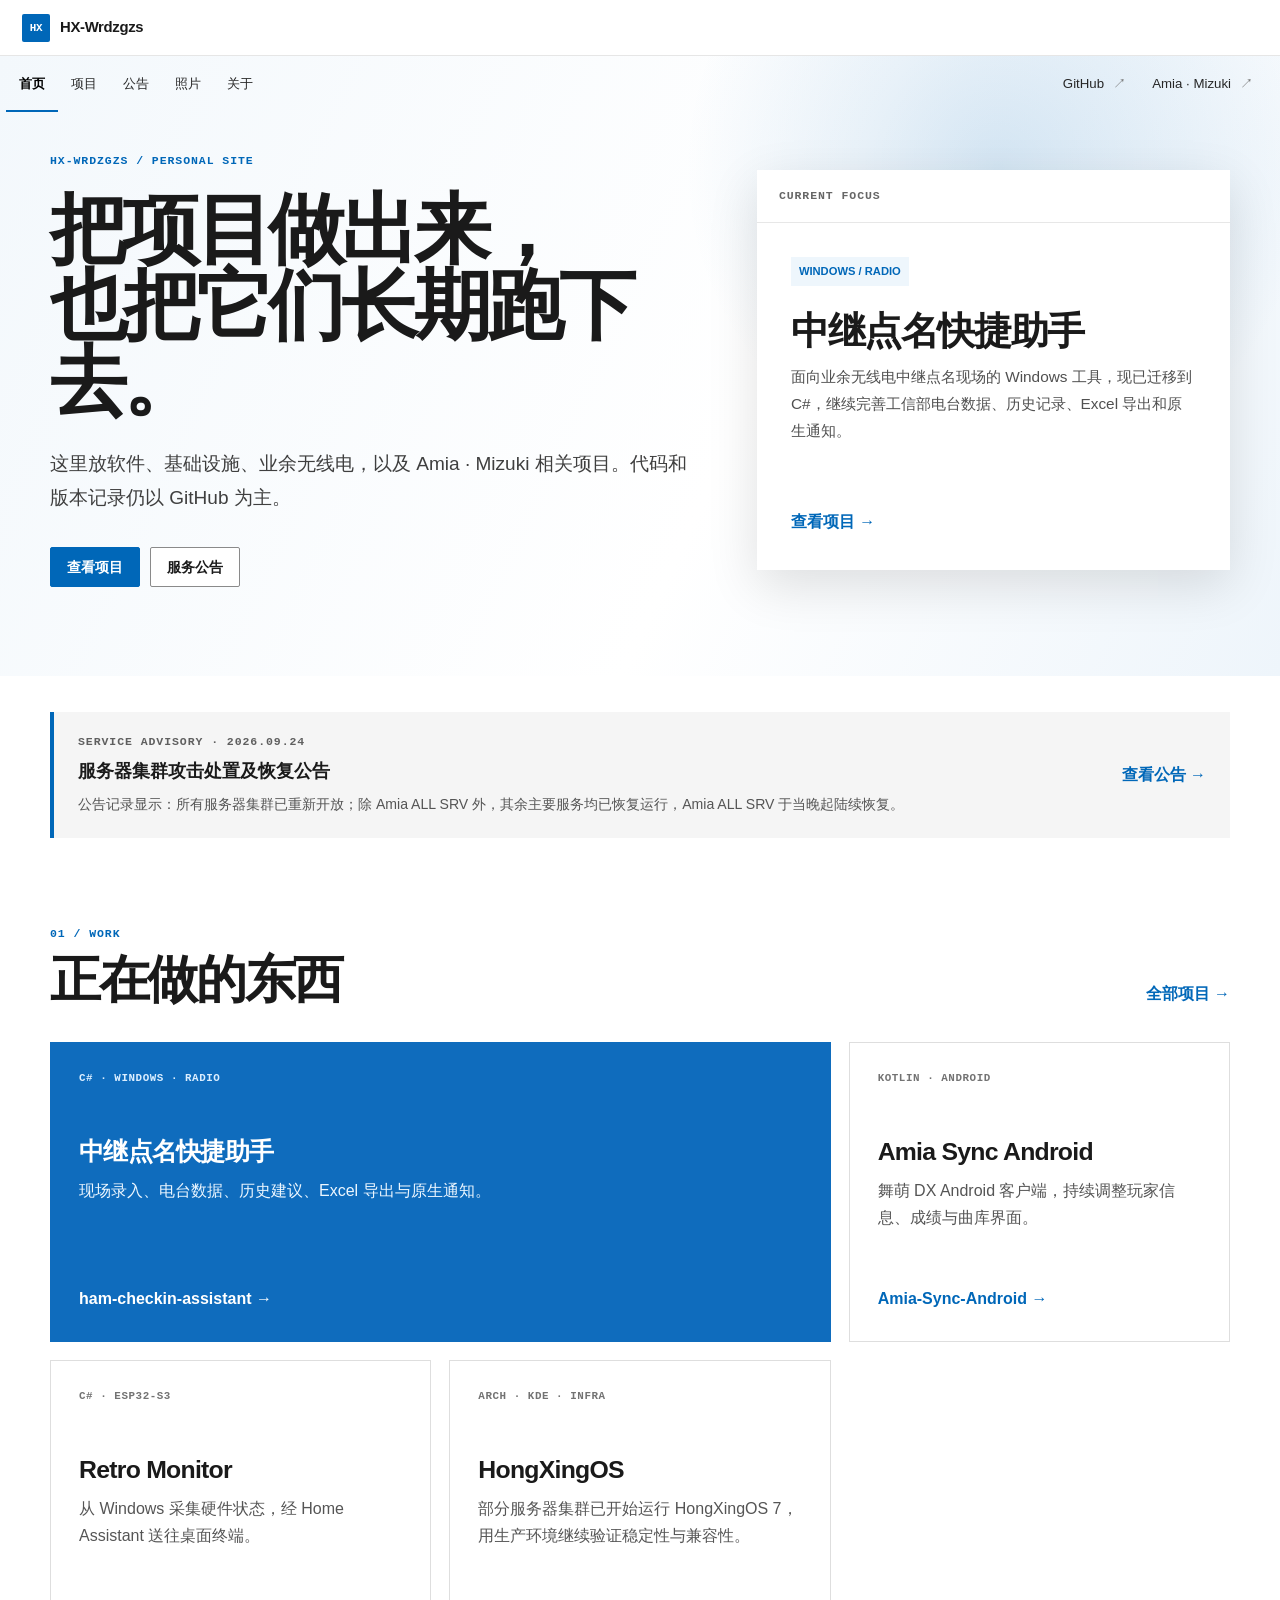
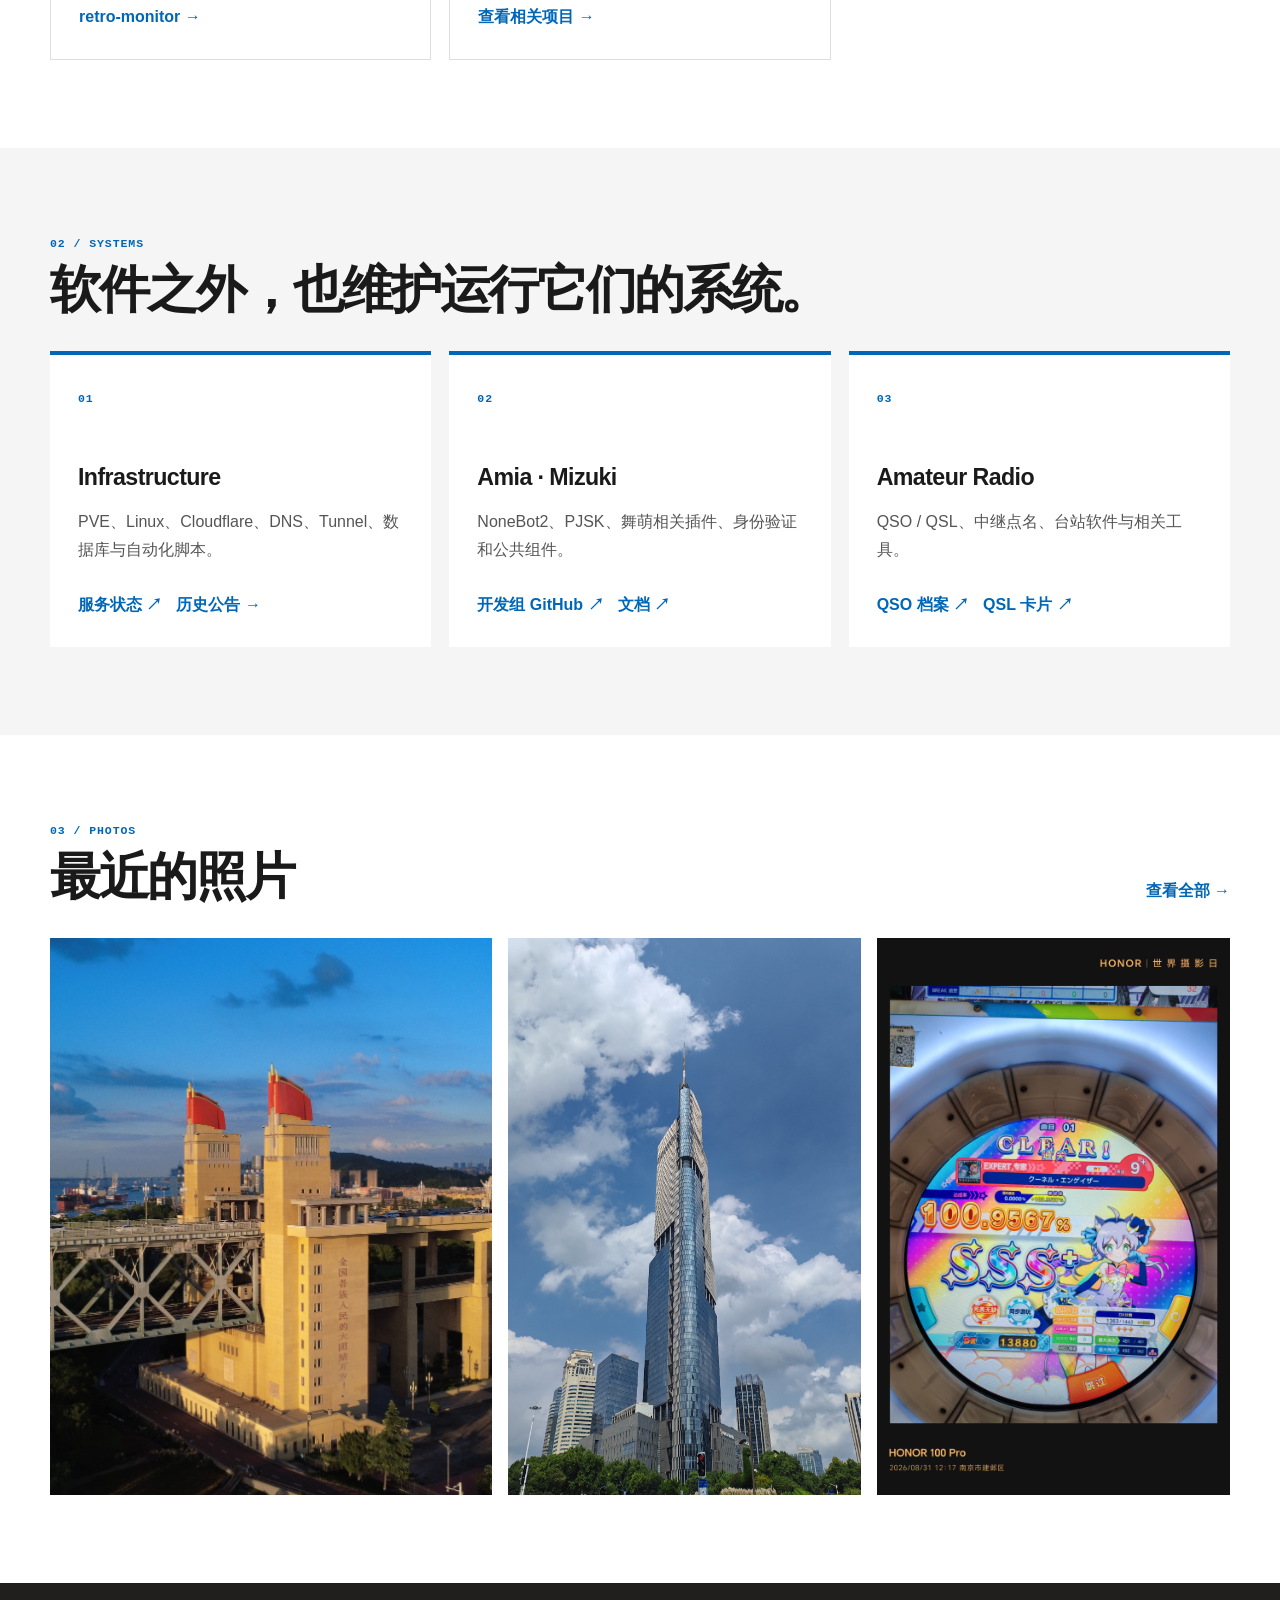
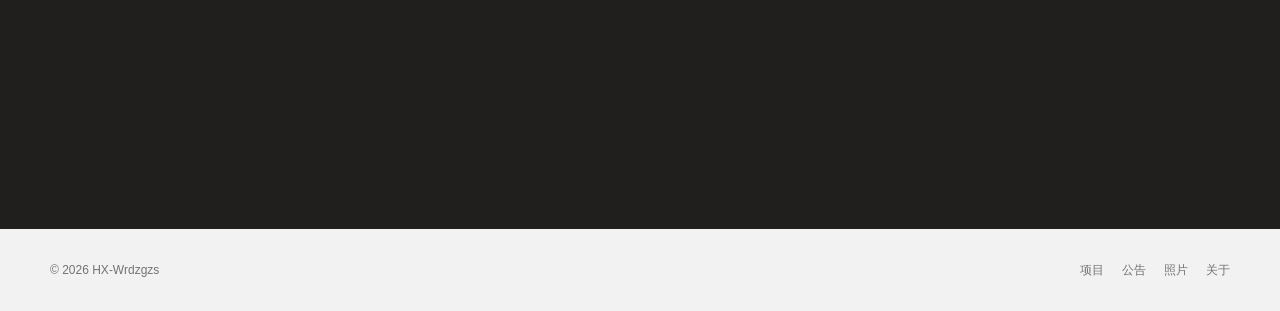
<file: index.html>
<!doctype html>
<html lang="zh-CN">
<head>
  <meta charset="utf-8" />
  <meta name="viewport" content="width=device-width,initial-scale=1" />
  <meta name="theme-color" content="#ffffff" />
  <meta name="description" content="HX-Wrdzgzs 的个人主页：软件、基础设施、业余无线电与 Amia · Mizuki。" />
  <title>HX-Wrdzgzs · Home</title>
  <link rel="stylesheet" href="./home.css?v=20260927-1" />
  <link rel="stylesheet" href="./layout.css?v=20260927-1" data-hx-layout />
  <link rel="stylesheet" href="./fluent.css?v=20260927-1" data-hx-fluent />
</head>
<body>
  <aside class="site-sidebar" aria-label="网站菜单">
    <a class="sidebar-brand" href="./index.html">
      <span class="sidebar-brand-mark">HX</span>
      <span class="sidebar-brand-text">HX-Wrdzgzs</span>
    </a>
    <div class="sidebar-scroll">
      <section class="sidebar-group">
        <p class="sidebar-label">导航</p>
        <nav class="sidebar-nav">
          <a class="sidebar-link" href="./index.html" aria-current="page"><span class="sidebar-icon">⌂</span><span>首页</span></a>
          <a class="sidebar-link" href="./projects.html"><span class="sidebar-icon">&lt;&gt;</span><span>项目</span></a>
          <a class="sidebar-link" href="./notices.html"><span class="sidebar-icon">!</span><span>公告</span></a>
          <a class="sidebar-link" href="./photos.html"><span class="sidebar-icon">▧</span><span>照片</span></a>
          <a class="sidebar-link" href="./about.html"><span class="sidebar-icon">i</span><span>关于</span></a>
        </nav>
      </section>
      <section class="sidebar-group">
        <p class="sidebar-label">链接</p>
        <nav class="sidebar-nav">
          <a class="sidebar-link" href="https://github.com/HX-Wrdzgzs" target="_blank" rel="noreferrer"><span class="sidebar-icon">GH</span><span>GitHub</span><span class="external">↗</span></a>
          <a class="sidebar-link" href="https://github.com/Amia-Mizuki-Dev-Team" target="_blank" rel="noreferrer"><span class="sidebar-icon">A</span><span>Amia · Mizuki</span><span class="external">↗</span></a>
        </nav>
      </section>
    </div>
    <div class="sidebar-footer">© 2026 HX-Wrdzgzs</div>
  </aside>
  <div class="sidebar-overlay" aria-hidden="true"></div>
  <header class="mobile-header">
    <a class="mobile-brand" href="./index.html"><span class="sidebar-brand-mark">HX</span><span>HX-Wrdzgzs</span></a>
    <button class="mobile-menu-button" type="button" aria-label="打开菜单" aria-expanded="false"><span class="menu-lines"><span></span></span></button>
  </header>

  <div class="page-frame">
    <main>
      <section class="ms-home-hero">
        <div class="ms-home-hero-inner app-shell">
          <div class="ms-home-copy reveal">
            <p class="ms-kicker">HX-WRDZGZS / PERSONAL SITE</p>
            <h1>把项目做出来，<br>也把它们长期跑下去。</h1>
            <p class="ms-lead">这里放软件、基础设施、业余无线电，以及 Amia · Mizuki 相关项目。代码和版本记录仍以 GitHub 为主。</p>
            <div class="ms-actions">
              <a class="button primary" href="./projects.html">查看项目</a>
              <a class="button" href="./notices.html">服务公告</a>
            </div>
          </div>
          <div class="ms-hero-feature reveal">
            <div class="ms-feature-label">CURRENT FOCUS</div>
            <div class="ms-feature-body">
              <span class="ms-feature-chip">WINDOWS / RADIO</span>
              <h2>中继点名快捷助手</h2>
              <p>面向业余无线电中继点名现场的 Windows 工具，现已迁移到 C#，继续完善工信部电台数据、历史记录、Excel 导出和原生通知。</p>
              <a href="./projects/hx-ham.html">查看项目 <span>→</span></a>
            </div>
          </div>
        </div>
      </section>

      <section class="ms-alert-wrap app-shell reveal" aria-label="服务公告">
        <a class="ms-alert" href="./notices.html">
          <div>
            <span class="ms-alert-label">SERVICE ADVISORY · 2026.09.24</span>
            <strong>服务器集群攻击处置及恢复公告</strong>
            <p>公告记录显示：所有服务器集群已重新开放；除 Amia ALL SRV 外，其余主要服务均已恢复运行，Amia ALL SRV 于当晚起陆续恢复。</p>
          </div>
          <span class="ms-alert-action">查看公告 →</span>
        </a>
      </section>

      <section class="ms-section app-shell reveal">
        <div class="ms-section-head">
          <div>
            <span>01 / WORK</span>
            <h2>正在做的东西</h2>
          </div>
          <a href="./projects.html">全部项目 →</a>
        </div>
        <div class="ms-card-grid">
          <a class="ms-card ms-card-wide" href="./projects/hx-ham.html">
            <div class="ms-card-meta">C# · WINDOWS · RADIO</div>
            <h3>中继点名快捷助手</h3>
            <p>现场录入、电台数据、历史建议、Excel 导出与原生通知。</p>
            <span>ham-checkin-assistant →</span>
          </a>
          <a class="ms-card" href="./projects/mizukisync.html">
            <div class="ms-card-meta">KOTLIN · ANDROID</div>
            <h3>Amia Sync Android</h3>
            <p>舞萌 DX Android 客户端，持续调整玩家信息、成绩与曲库界面。</p>
            <span>Amia-Sync-Android →</span>
          </a>
          <a class="ms-card" href="./projects/retro-monitor.html">
            <div class="ms-card-meta">C# · ESP32-S3</div>
            <h3>Retro Monitor</h3>
            <p>从 Windows 采集硬件状态，经 Home Assistant 送往桌面终端。</p>
            <span>retro-monitor →</span>
          </a>
          <a class="ms-card" href="./projects.html">
            <div class="ms-card-meta">ARCH · KDE · INFRA</div>
            <h3>HongXingOS</h3>
            <p>部分服务器集群已开始运行 HongXingOS 7，用生产环境继续验证稳定性与兼容性。</p>
            <span>查看相关项目 →</span>
          </a>
        </div>
      </section>

      <section class="ms-section ms-section-soft">
        <div class="app-shell">
          <div class="ms-section-head reveal">
            <div>
              <span>02 / SYSTEMS</span>
              <h2>软件之外，也维护运行它们的系统。</h2>
            </div>
          </div>
          <div class="ms-split-grid">
            <article class="ms-info-block reveal">
              <span class="ms-number">01</span>
              <h3>Infrastructure</h3>
              <p>PVE、Linux、Cloudflare、DNS、Tunnel、数据库与自动化脚本。</p>
              <div class="ms-link-row">
                <a href="https://help.mizuki.top/status" target="_blank" rel="noreferrer">服务状态 ↗</a>
                <a href="./notices.html">历史公告 →</a>
              </div>
            </article>
            <article class="ms-info-block reveal">
              <span class="ms-number">02</span>
              <h3>Amia · Mizuki</h3>
              <p>NoneBot2、PJSK、舞萌相关插件、身份验证和公共组件。</p>
              <div class="ms-link-row">
                <a href="https://github.com/Amia-Mizuki-Dev-Team" target="_blank" rel="noreferrer">开发组 GitHub ↗</a>
                <a href="https://help.mizuki.top" target="_blank" rel="noreferrer">文档 ↗</a>
              </div>
            </article>
            <article class="ms-info-block reveal">
              <span class="ms-number">03</span>
              <h3>Amateur Radio</h3>
              <p>QSO / QSL、中继点名、台站软件与相关工具。</p>
              <div class="ms-link-row">
                <a href="https://qso.mizuki.top" target="_blank" rel="noreferrer">QSO 档案 ↗</a>
                <a href="https://qsl.mizuki.top" target="_blank" rel="noreferrer">QSL 卡片 ↗</a>
              </div>
            </article>
          </div>
        </div>
      </section>

      <section class="ms-section app-shell reveal">
        <div class="ms-section-head">
          <div>
            <span>03 / PHOTOS</span>
            <h2>最近的照片</h2>
          </div>
          <a href="./photos.html">查看全部 →</a>
        </div>
        <div class="ms-photo-strip">
          <a href="./assets/posts/DJI_0140.JPG" target="_blank" rel="noreferrer"><img src="./assets/posts/DJI_0140.JPG" alt="照片" loading="lazy"></a>
          <a href="./assets/posts/IMG_20260905_113606.jpg" target="_blank" rel="noreferrer"><img src="./assets/posts/IMG_20260905_113606.jpg" alt="照片" loading="lazy"></a>
          <a href="./assets/posts/IMG_20260831_121714.jpg" target="_blank" rel="noreferrer"><img src="./assets/posts/IMG_20260831_121714.jpg" alt="照片" loading="lazy"></a>
        </div>
      </section>

      <section class="ms-cta">
        <div class="app-shell ms-cta-inner reveal">
          <div>
            <span>GITHUB</span>
            <h2>源码、Issue 和版本记录都在 GitHub。</h2>
          </div>
          <a class="button primary" href="https://github.com/HX-Wrdzgzs" target="_blank" rel="noreferrer">打开 GitHub ↗</a>
        </div>
      </section>
    </main>

    <footer class="site-footer">
      <div class="footer-inner app-shell">
        <span>© 2026 HX-Wrdzgzs</span>
        <div class="footer-links">
          <a href="./projects.html">项目</a>
          <a href="./notices.html">公告</a>
          <a href="./photos.html">照片</a>
          <a href="./about.html">关于</a>
        </div>
      </div>
    </footer>
  </div>
  <script src="./home.js?v=20260927-1"></script>
</body>
</html>
</file>
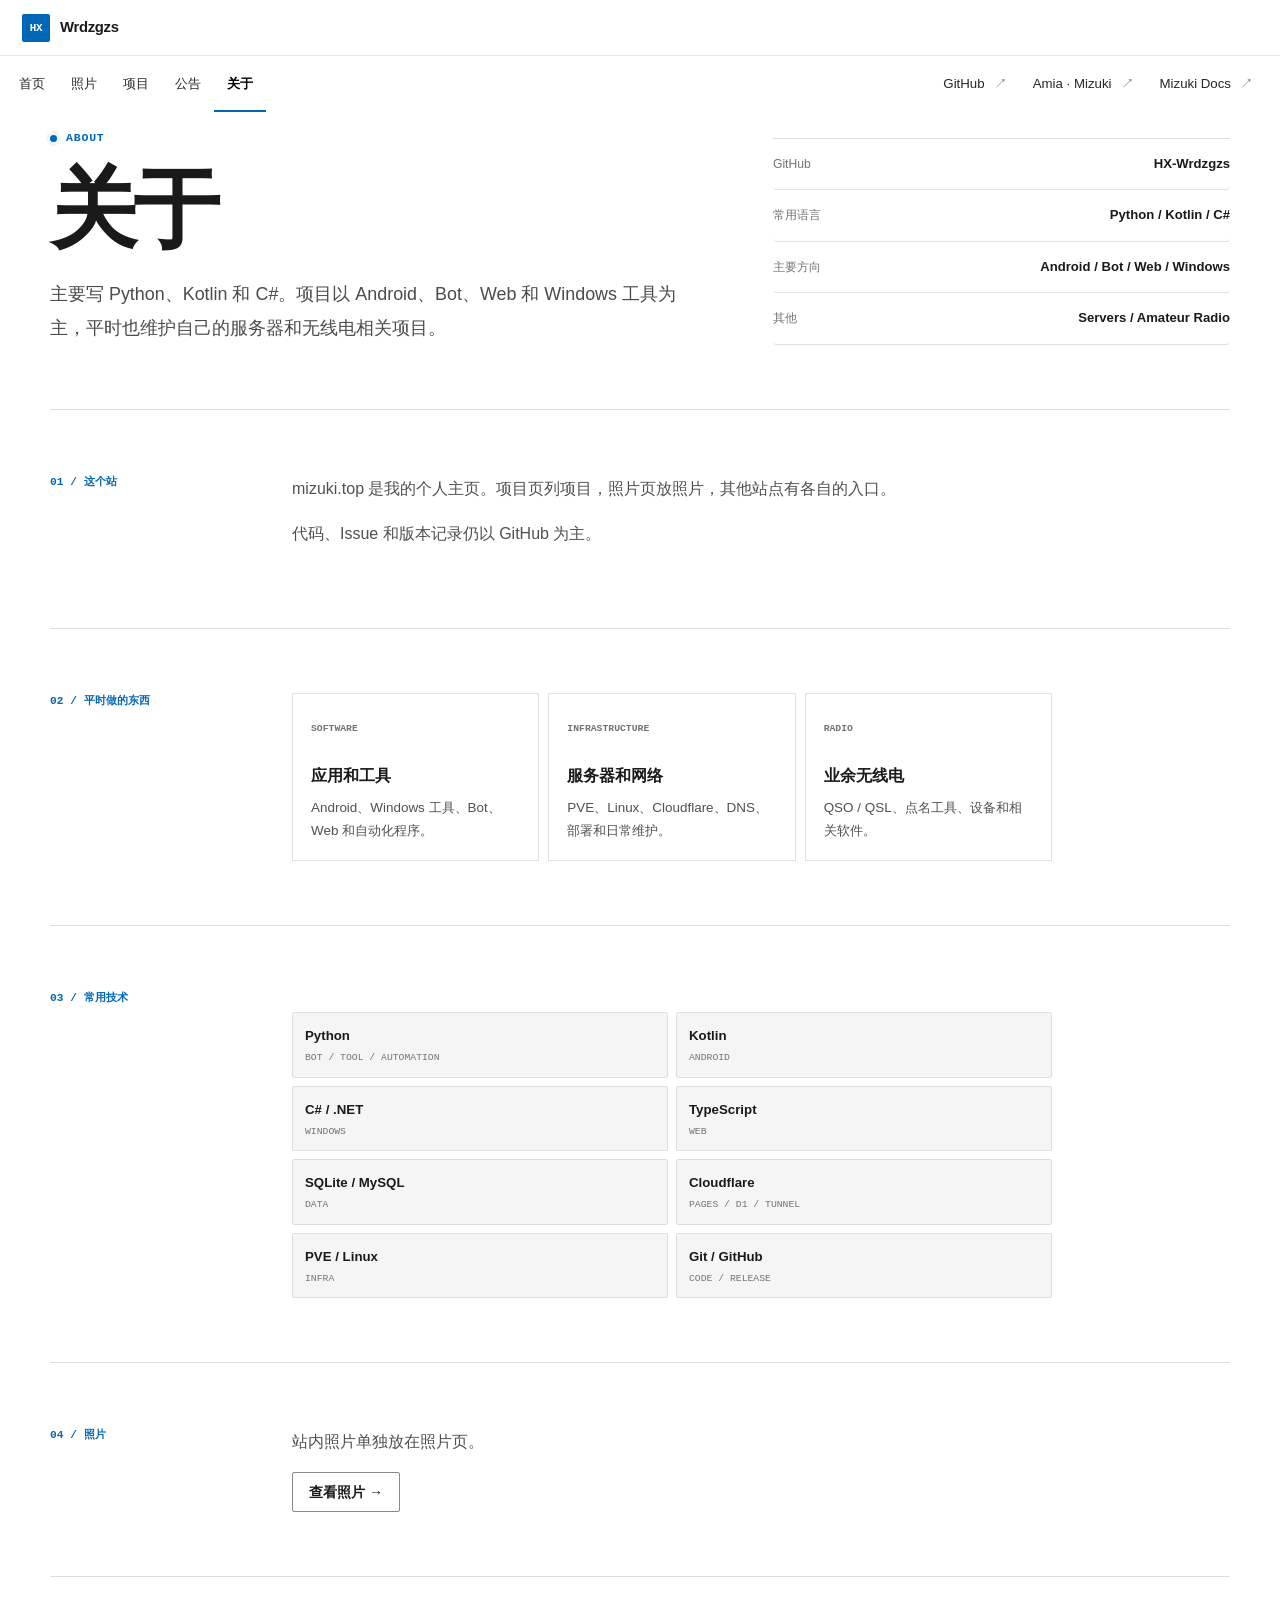
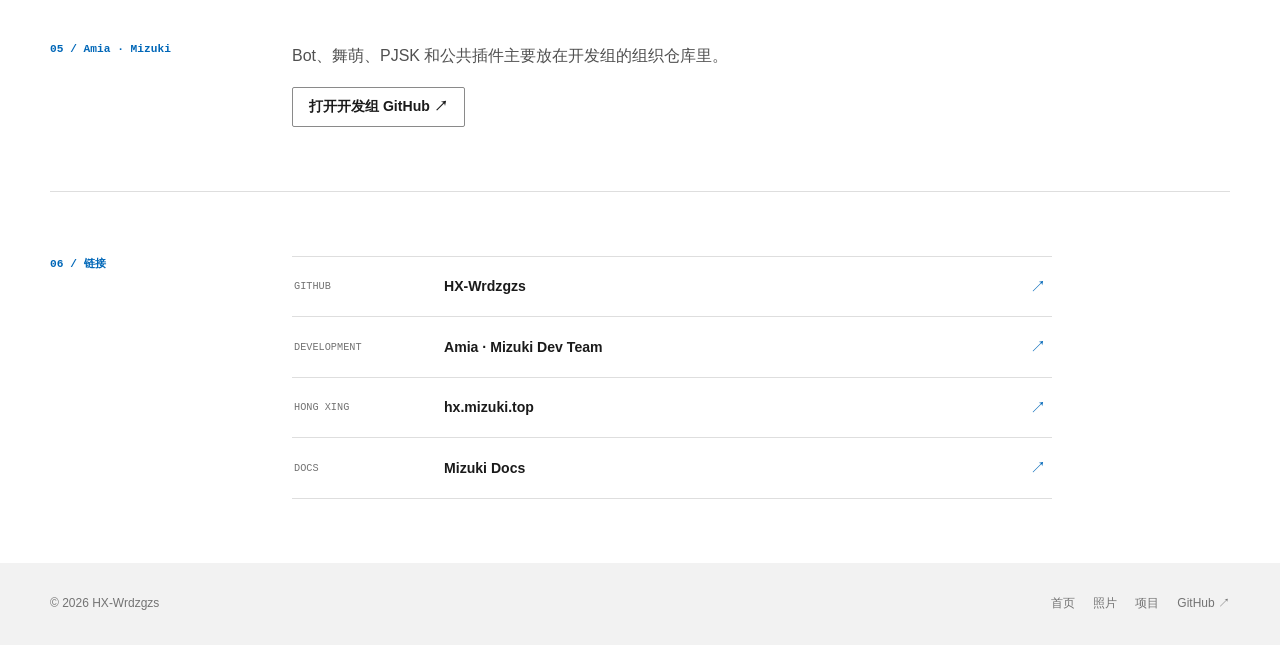
<file: about.html>
<!doctype html>
<html lang="zh-CN">
<head>
  <meta charset="utf-8" />
  <meta name="viewport" content="width=device-width,initial-scale=1" />
  <meta name="theme-color" content="#ffffff" />
  <meta name="description" content="关于 HX-Wrdzgzs。" />
  <title>关于 · HX-Wrdzgzs</title>
  <link rel="stylesheet" href="./home.css?v=20260908-2" />
  <link rel="stylesheet" href="./layout.css?v=20260905-3" data-hx-layout />
</head>
<body>
  <aside class="site-sidebar" aria-label="网站菜单">
    <a class="sidebar-brand" href="./index.html"><span class="sidebar-brand-mark">HX</span><span class="sidebar-brand-text">Wrdzgzs</span></a>
    <div class="sidebar-scroll">
      <section class="sidebar-group"><p class="sidebar-label">导航</p><nav class="sidebar-nav">
        <a class="sidebar-link" href="./index.html"><span class="sidebar-icon">⌂</span><span>首页</span></a>
        <a class="sidebar-link" href="./journal.html"><span class="sidebar-icon">▧</span><span>照片</span></a>
        <a class="sidebar-link" href="./projects.html"><span class="sidebar-icon">&lt;&gt;</span><span>项目</span></a>
        <a class="sidebar-link" href="./about.html" aria-current="page"><span class="sidebar-icon">i</span><span>关于</span></a>
      </nav></section>
      <section class="sidebar-group"><p class="sidebar-label">链接</p><nav class="sidebar-nav">
        <a class="sidebar-link" href="https://github.com/HX-Wrdzgzs" target="_blank" rel="noreferrer"><span class="sidebar-icon">GH</span><span>GitHub</span><span class="external">↗</span></a>
        <a class="sidebar-link" href="https://github.com/Amia-Mizuki-Dev-Team" target="_blank" rel="noreferrer"><span class="sidebar-icon">A</span><span>Amia · Mizuki</span><span class="external">↗</span></a>
        <a class="sidebar-link" href="https://help.mizuki.top" target="_blank" rel="noreferrer"><span class="sidebar-icon">D</span><span>Mizuki Docs</span><span class="external">↗</span></a>
      </nav></section>
    </div>
    <div class="sidebar-footer">个人主页<br>© 2026 HX-Wrdzgzs</div>
  </aside>
  <div class="sidebar-overlay" aria-hidden="true"></div>
  <header class="mobile-header"><a class="mobile-brand" href="./index.html"><span class="sidebar-brand-mark">HX</span><span>Wrdzgzs</span></a><button class="mobile-menu-button" type="button" aria-label="打开菜单" aria-expanded="false"><span class="menu-lines"><span></span></span></button></header>

  <div class="page-frame">
    <main class="app-shell">
      <section class="about-hero reveal">
        <div><p class="eyebrow"><span class="eyebrow-dot"></span> ABOUT</p><h1 class="page-title">关于</h1><p class="page-lead">主要写 Python、Kotlin 和 C#。项目以 Android、Bot、Web 和 Windows 工具为主，平时也维护自己的服务器和无线电相关项目。</p></div>
        <div class="about-facts"><div class="about-fact"><span>GitHub</span><strong>HX-Wrdzgzs</strong></div><div class="about-fact"><span>常用语言</span><strong>Python / Kotlin / C#</strong></div><div class="about-fact"><span>主要方向</span><strong>Android / Bot / Web / Windows</strong></div><div class="about-fact"><span>其他</span><strong>Servers / Amateur Radio</strong></div></div>
      </section>

      <section class="about-copy reveal"><h2>01 / 这个站</h2><div class="prose"><p>mizuki.top 是我的个人主页。项目页列项目，照片页放照片，其他站点有各自的入口。</p><p>代码、Issue 和版本记录仍以 GitHub 为主。</p></div></section>

      <section class="about-copy reveal"><h2>02 / 平时做的东西</h2><div class="work-grid"><article class="work-card"><small>SOFTWARE</small><h3>应用和工具</h3><p>Android、Windows 工具、Bot、Web 和自动化程序。</p></article><article class="work-card"><small>INFRASTRUCTURE</small><h3>服务器和网络</h3><p>PVE、Linux、Cloudflare、DNS、部署和日常维护。</p></article><article class="work-card"><small>RADIO</small><h3>业余无线电</h3><p>QSO / QSL、点名工具、设备和相关软件。</p></article></div></section>

      <section class="about-copy reveal"><h2>03 / 常用技术</h2><div class="prose"><div class="topic-grid"><div class="topic"><strong>Python</strong><span>BOT / TOOL / AUTOMATION</span></div><div class="topic"><strong>Kotlin</strong><span>ANDROID</span></div><div class="topic"><strong>C# / .NET</strong><span>WINDOWS</span></div><div class="topic"><strong>TypeScript</strong><span>WEB</span></div><div class="topic"><strong>SQLite / MySQL</strong><span>DATA</span></div><div class="topic"><strong>Cloudflare</strong><span>PAGES / D1 / TUNNEL</span></div><div class="topic"><strong>PVE / Linux</strong><span>INFRA</span></div><div class="topic"><strong>Git / GitHub</strong><span>CODE / RELEASE</span></div></div></div></section>

      <section class="about-copy reveal"><h2>04 / 照片</h2><div class="prose"><p>站内照片单独放在照片页。</p><a class="button" href="./journal.html">查看照片 →</a></div></section>

      <section class="about-copy reveal"><h2>05 / Amia · Mizuki</h2><div class="prose"><p>Bot、舞萌、PJSK 和公共插件主要放在开发组的组织仓库里。</p><a class="button" href="https://github.com/Amia-Mizuki-Dev-Team" target="_blank" rel="noreferrer">打开开发组 GitHub ↗</a></div></section>

      <section class="about-copy reveal"><h2>06 / 链接</h2><div class="prose"><div class="link-list"><a class="link-row" href="https://github.com/HX-Wrdzgzs" target="_blank" rel="noreferrer"><span>GITHUB</span><strong>HX-Wrdzgzs</strong><i>↗</i></a><a class="link-row" href="https://github.com/Amia-Mizuki-Dev-Team" target="_blank" rel="noreferrer"><span>DEVELOPMENT</span><strong>Amia · Mizuki Dev Team</strong><i>↗</i></a><a class="link-row" href="https://hx.mizuki.top" target="_blank" rel="noreferrer"><span>HONG XING</span><strong>hx.mizuki.top</strong><i>↗</i></a><a class="link-row" href="https://help.mizuki.top" target="_blank" rel="noreferrer"><span>DOCS</span><strong>Mizuki Docs</strong><i>↗</i></a></div></div></section>
    </main>
    <footer class="site-footer"><div class="footer-inner app-shell"><span>© 2026 HX-Wrdzgzs</span><div class="footer-links"><a href="./index.html">首页</a><a href="./journal.html">照片</a><a href="./projects.html">项目</a><a href="https://github.com/HX-Wrdzgzs" target="_blank" rel="noreferrer">GitHub ↗</a></div></div></footer>
  </div>
  <script src="./home.js?v=20260905-4"></script>
</body>
</html>
</file>
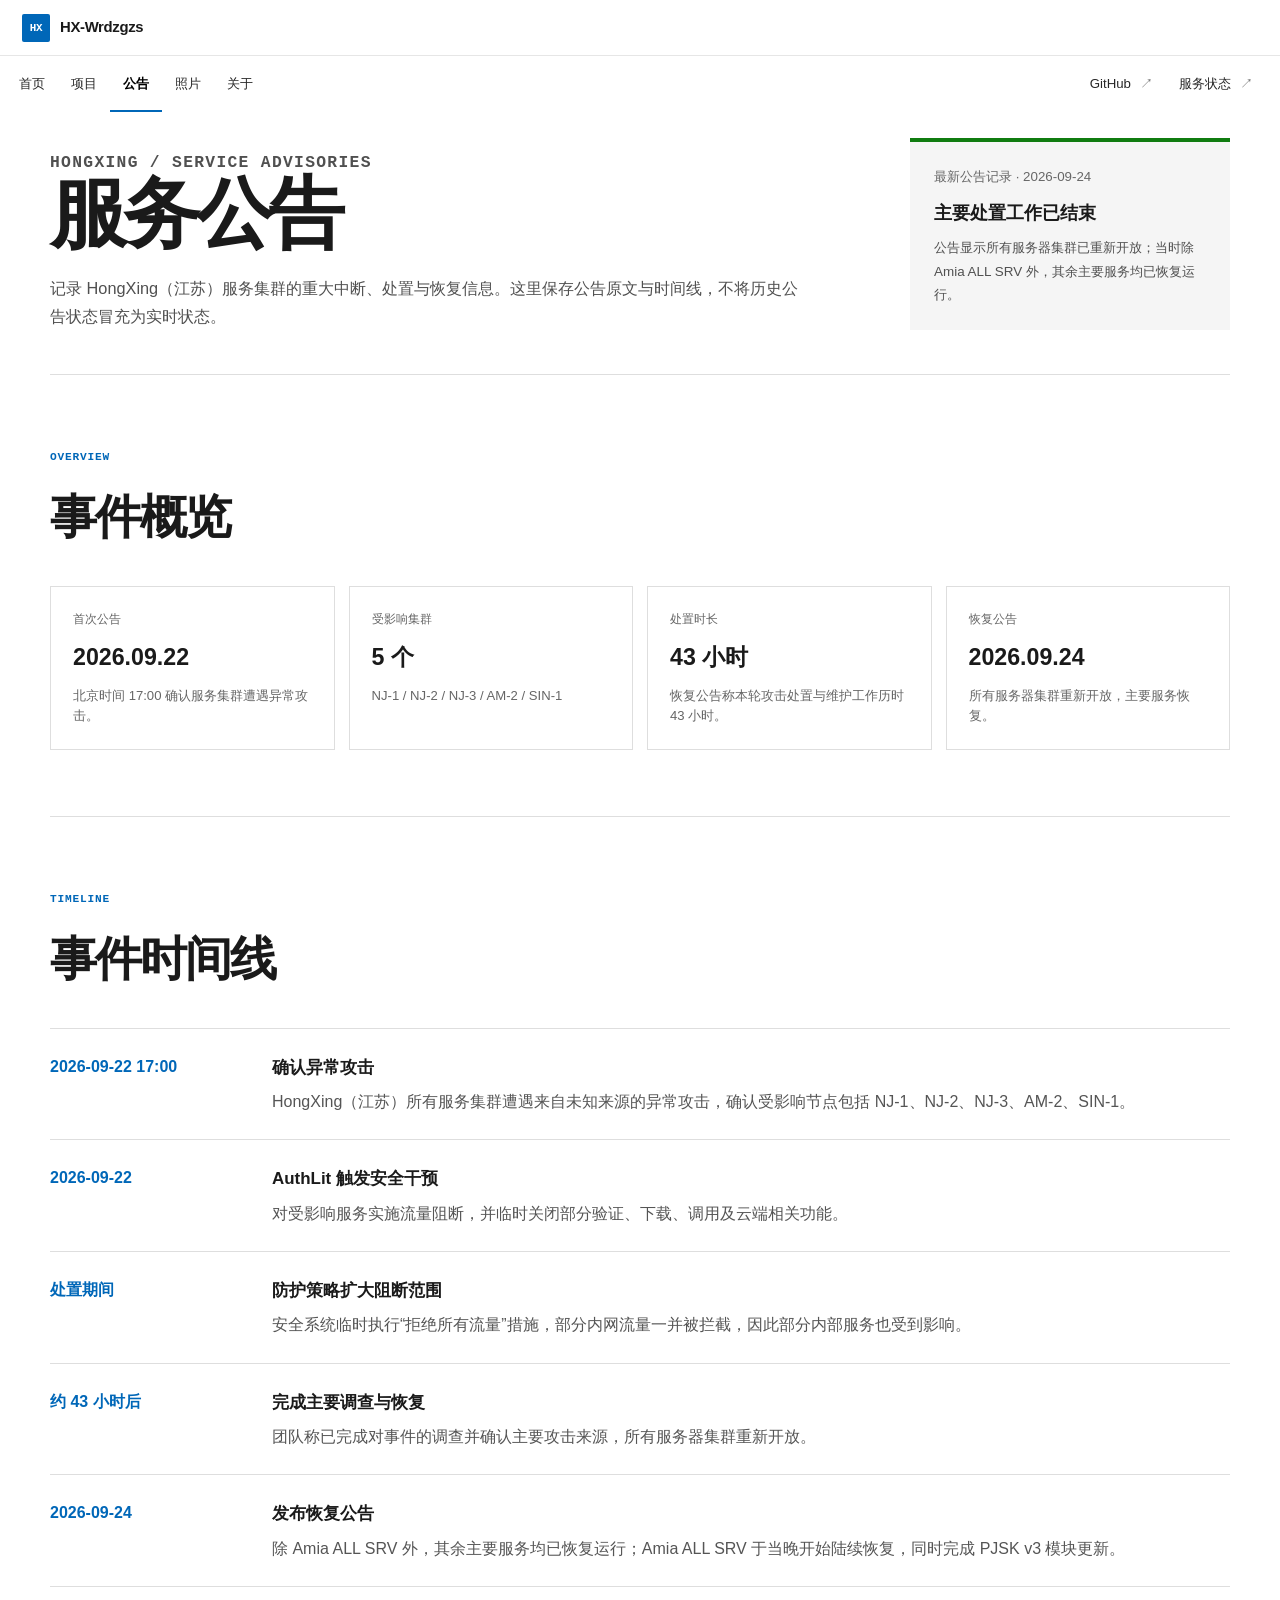
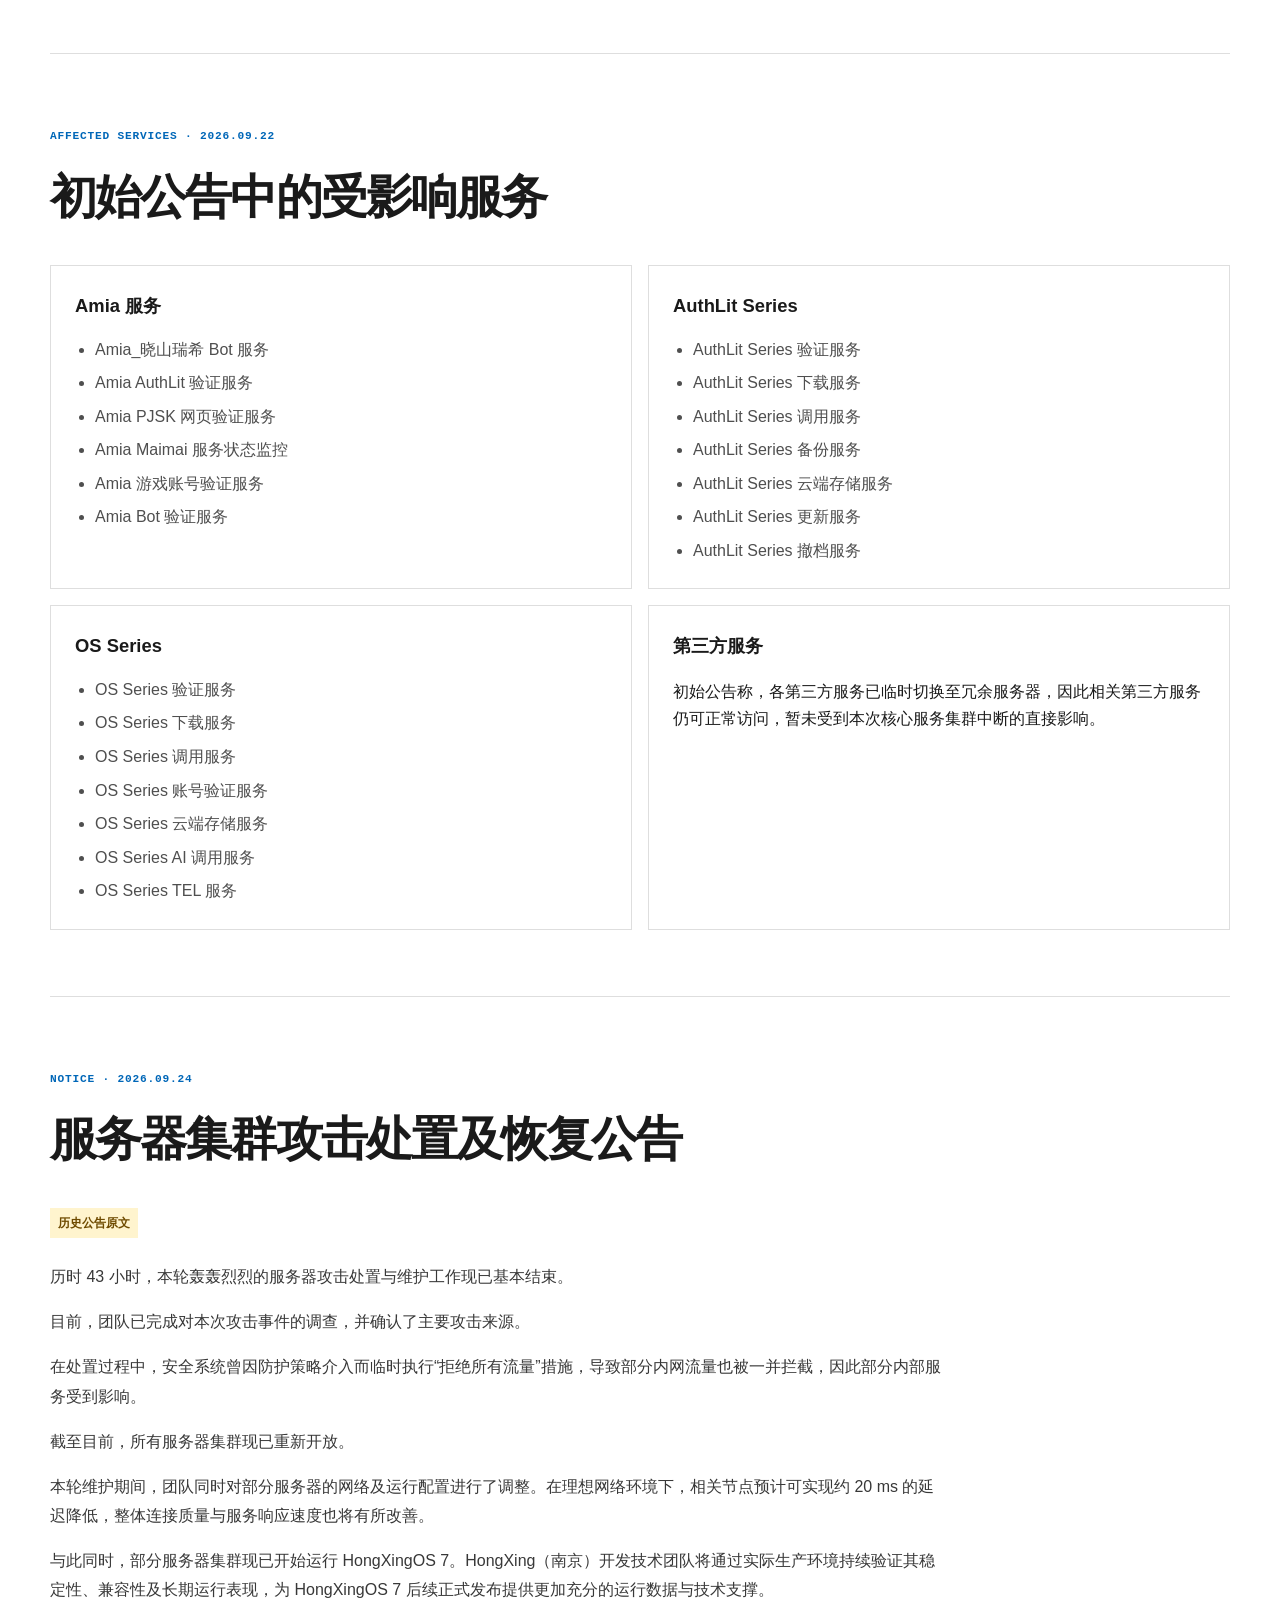
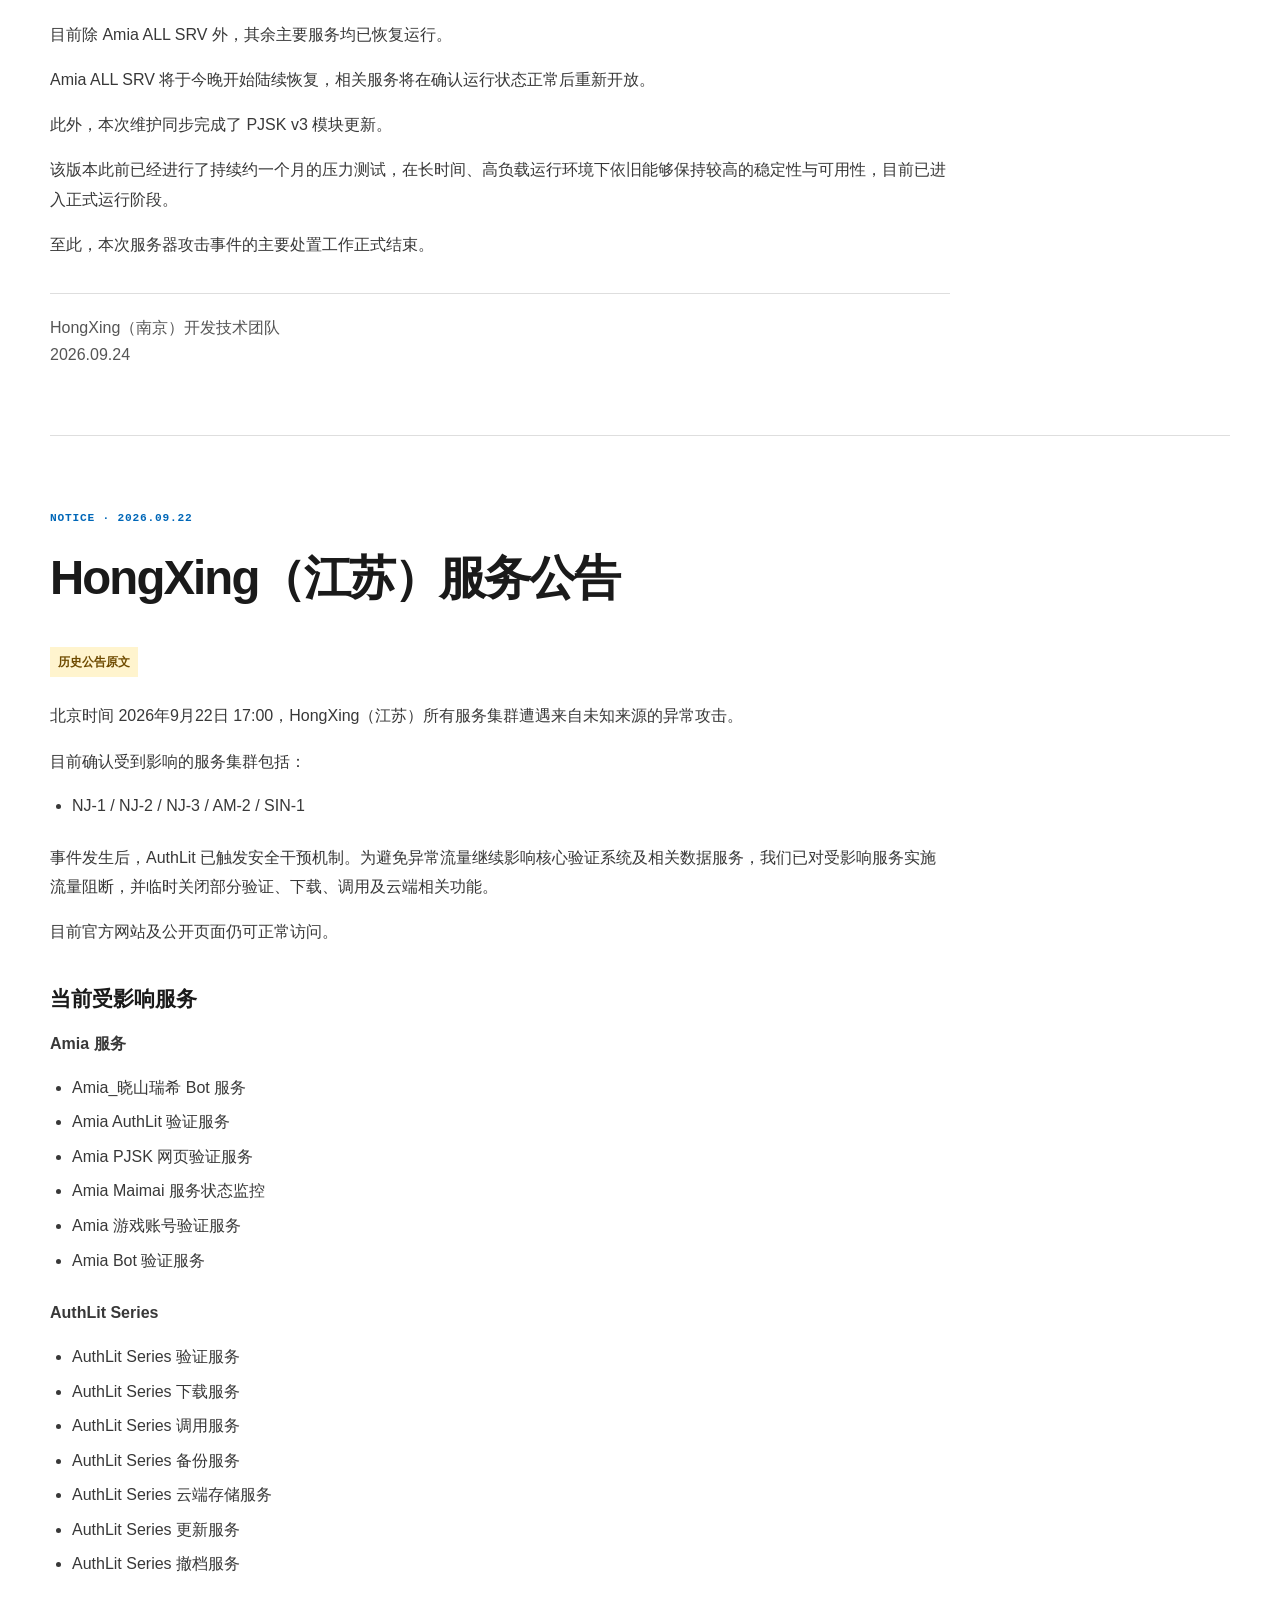
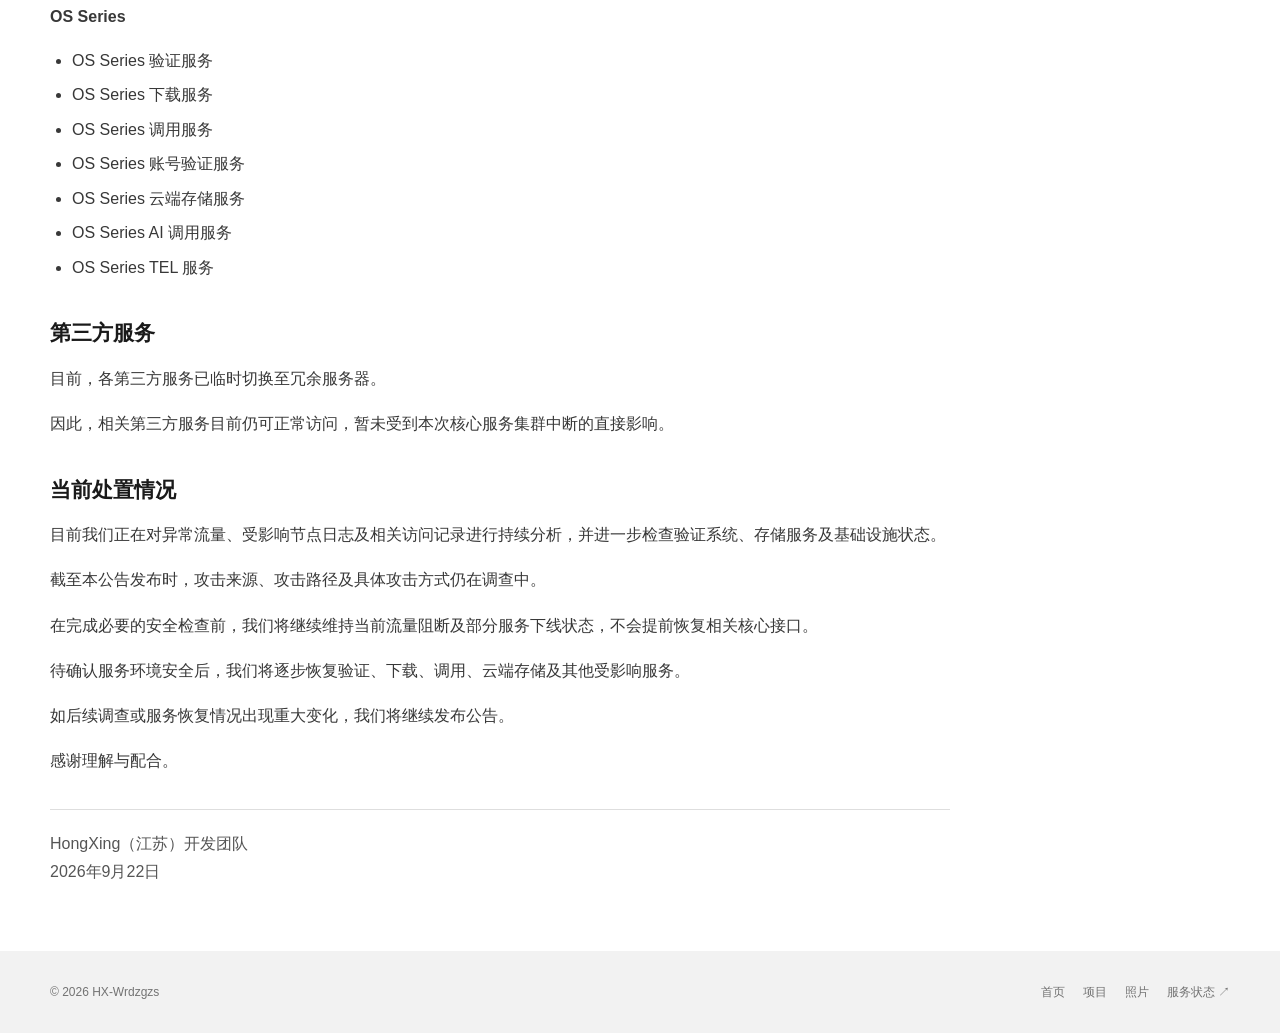
<file: notices.html>
<!doctype html>
<html lang="zh-CN">
<head>
  <meta charset="utf-8" />
  <meta name="viewport" content="width=device-width,initial-scale=1" />
  <meta name="theme-color" content="#ffffff" />
  <meta name="description" content="HongXing（江苏）服务公告、服务器集群事件记录与恢复信息。" />
  <title>服务公告 · HX-Wrdzgzs</title>
  <link rel="stylesheet" href="./home.css?v=20260927-1" />
  <link rel="stylesheet" href="./layout.css?v=20260927-1" data-hx-layout />
  <link rel="stylesheet" href="./fluent.css?v=20260927-1" data-hx-fluent />
</head>
<body>
  <aside class="site-sidebar" aria-label="网站菜单">
    <a class="sidebar-brand" href="./index.html">
      <span class="sidebar-brand-mark">HX</span>
      <span class="sidebar-brand-text">HX-Wrdzgzs</span>
    </a>
    <div class="sidebar-scroll">
      <section class="sidebar-group">
        <p class="sidebar-label">导航</p>
        <nav class="sidebar-nav">
          <a class="sidebar-link" href="./index.html"><span class="sidebar-icon">⌂</span><span>首页</span></a>
          <a class="sidebar-link" href="./projects.html"><span class="sidebar-icon">&lt;&gt;</span><span>项目</span></a>
          <a class="sidebar-link" href="./notices.html" aria-current="page"><span class="sidebar-icon">!</span><span>公告</span></a>
          <a class="sidebar-link" href="./photos.html"><span class="sidebar-icon">▧</span><span>照片</span></a>
          <a class="sidebar-link" href="./about.html"><span class="sidebar-icon">i</span><span>关于</span></a>
        </nav>
      </section>
      <section class="sidebar-group">
        <p class="sidebar-label">链接</p>
        <nav class="sidebar-nav">
          <a class="sidebar-link" href="https://github.com/HX-Wrdzgzs" target="_blank" rel="noreferrer"><span class="sidebar-icon">GH</span><span>GitHub</span><span class="external">↗</span></a>
          <a class="sidebar-link" href="https://help.mizuki.top/status" target="_blank" rel="noreferrer"><span class="sidebar-icon">S</span><span>服务状态</span><span class="external">↗</span></a>
        </nav>
      </section>
    </div>
    <div class="sidebar-footer">© 2026 HX-Wrdzgzs</div>
  </aside>
  <div class="sidebar-overlay" aria-hidden="true"></div>
  <header class="mobile-header">
    <a class="mobile-brand" href="./index.html"><span class="sidebar-brand-mark">HX</span><span>HX-Wrdzgzs</span></a>
    <button class="mobile-menu-button" type="button" aria-label="打开菜单" aria-expanded="false"><span class="menu-lines"><span></span></span></button>
  </header>

  <div class="page-frame">
    <main>
      <section class="notice-hero app-shell">
        <div class="notice-hero-grid">
          <div class="reveal">
            <p class="ms-kicker">HONGXING / SERVICE ADVISORIES</p>
            <h1>服务公告</h1>
            <p>记录 HongXing（江苏）服务集群的重大中断、处置与恢复信息。这里保存公告原文与时间线，不将历史公告状态冒充为实时状态。</p>
          </div>
          <aside class="notice-current reveal">
            <small>最新公告记录 · 2026-09-24</small>
            <strong>主要处置工作已结束</strong>
            <p>公告显示所有服务器集群已重新开放；当时除 Amia ALL SRV 外，其余主要服务均已恢复运行。</p>
          </aside>
        </div>
      </section>

      <section class="notice-section app-shell reveal">
        <div class="notice-section-head">
          <span>OVERVIEW</span>
          <h2>事件概览</h2>
        </div>
        <div class="notice-summary-grid">
          <article class="notice-stat"><span>首次公告</span><strong>2026.09.22</strong><p>北京时间 17:00 确认服务集群遭遇异常攻击。</p></article>
          <article class="notice-stat"><span>受影响集群</span><strong>5 个</strong><p>NJ-1 / NJ-2 / NJ-3 / AM-2 / SIN-1</p></article>
          <article class="notice-stat"><span>处置时长</span><strong>43 小时</strong><p>恢复公告称本轮攻击处置与维护工作历时 43 小时。</p></article>
          <article class="notice-stat"><span>恢复公告</span><strong>2026.09.24</strong><p>所有服务器集群重新开放，主要服务恢复。</p></article>
        </div>
      </section>

      <section class="notice-section app-shell reveal">
        <div class="notice-section-head"><span>TIMELINE</span><h2>事件时间线</h2></div>
        <div class="notice-timeline">
          <div class="notice-timeline-item"><time>2026-09-22 17:00</time><div><h3>确认异常攻击</h3><p>HongXing（江苏）所有服务集群遭遇来自未知来源的异常攻击，确认受影响节点包括 NJ-1、NJ-2、NJ-3、AM-2、SIN-1。</p></div></div>
          <div class="notice-timeline-item"><time>2026-09-22</time><div><h3>AuthLit 触发安全干预</h3><p>对受影响服务实施流量阻断，并临时关闭部分验证、下载、调用及云端相关功能。</p></div></div>
          <div class="notice-timeline-item"><time>处置期间</time><div><h3>防护策略扩大阻断范围</h3><p>安全系统临时执行“拒绝所有流量”措施，部分内网流量一并被拦截，因此部分内部服务也受到影响。</p></div></div>
          <div class="notice-timeline-item"><time>约 43 小时后</time><div><h3>完成主要调查与恢复</h3><p>团队称已完成对事件的调查并确认主要攻击来源，所有服务器集群重新开放。</p></div></div>
          <div class="notice-timeline-item"><time>2026-09-24</time><div><h3>发布恢复公告</h3><p>除 Amia ALL SRV 外，其余主要服务均已恢复运行；Amia ALL SRV 于当晚开始陆续恢复，同时完成 PJSK v3 模块更新。</p></div></div>
        </div>
      </section>

      <section class="notice-section app-shell reveal">
        <div class="notice-section-head"><span>AFFECTED SERVICES · 2026.09.22</span><h2>初始公告中的受影响服务</h2></div>
        <div class="service-grid">
          <article class="service-group-card"><h3>Amia 服务</h3><ul><li>Amia_晓山瑞希 Bot 服务</li><li>Amia AuthLit 验证服务</li><li>Amia PJSK 网页验证服务</li><li>Amia Maimai 服务状态监控</li><li>Amia 游戏账号验证服务</li><li>Amia Bot 验证服务</li></ul></article>
          <article class="service-group-card"><h3>AuthLit Series</h3><ul><li>AuthLit Series 验证服务</li><li>AuthLit Series 下载服务</li><li>AuthLit Series 调用服务</li><li>AuthLit Series 备份服务</li><li>AuthLit Series 云端存储服务</li><li>AuthLit Series 更新服务</li><li>AuthLit Series 撤档服务</li></ul></article>
          <article class="service-group-card"><h3>OS Series</h3><ul><li>OS Series 验证服务</li><li>OS Series 下载服务</li><li>OS Series 调用服务</li><li>OS Series 账号验证服务</li><li>OS Series 云端存储服务</li><li>OS Series AI 调用服务</li><li>OS Series TEL 服务</li></ul></article>
          <article class="service-group-card"><h3>第三方服务</h3><p>初始公告称，各第三方服务已临时切换至冗余服务器，因此相关第三方服务仍可正常访问，暂未受到本次核心服务集群中断的直接影响。</p></article>
        </div>
      </section>

      <section class="notice-section app-shell reveal" id="notice-20260924">
        <div class="notice-section-head"><span>NOTICE · 2026.09.24</span><h2>服务器集群攻击处置及恢复公告</h2></div>
        <article class="notice-article">
          <div class="notice-article-meta"><span class="notice-archive-label">历史公告原文</span></div>
          <p>历时 43 小时，本轮轰轰烈烈的服务器攻击处置与维护工作现已基本结束。</p>
          <p>目前，团队已完成对本次攻击事件的调查，并确认了主要攻击来源。</p>
          <p>在处置过程中，安全系统曾因防护策略介入而临时执行“拒绝所有流量”措施，导致部分内网流量也被一并拦截，因此部分内部服务受到影响。</p>
          <p>截至目前，所有服务器集群现已重新开放。</p>
          <p>本轮维护期间，团队同时对部分服务器的网络及运行配置进行了调整。在理想网络环境下，相关节点预计可实现约 20 ms 的延迟降低，整体连接质量与服务响应速度也将有所改善。</p>
          <p>与此同时，部分服务器集群现已开始运行 HongXingOS 7。HongXing（南京）开发技术团队将通过实际生产环境持续验证其稳定性、兼容性及长期运行表现，为 HongXingOS 7 后续正式发布提供更加充分的运行数据与技术支撑。</p>
          <p>目前除 Amia ALL SRV 外，其余主要服务均已恢复运行。</p>
          <p>Amia ALL SRV 将于今晚开始陆续恢复，相关服务将在确认运行状态正常后重新开放。</p>
          <p>此外，本次维护同步完成了 PJSK v3 模块更新。</p>
          <p>该版本此前已经进行了持续约一个月的压力测试，在长时间、高负载运行环境下依旧能够保持较高的稳定性与可用性，目前已进入正式运行阶段。</p>
          <p>至此，本次服务器攻击事件的主要处置工作正式结束。</p>
          <div class="notice-signature">HongXing（南京）开发技术团队<br>2026.09.24</div>
        </article>
      </section>

      <section class="notice-section app-shell reveal" id="notice-20260922">
        <div class="notice-section-head"><span>NOTICE · 2026.09.22</span><h2>HongXing（江苏）服务公告</h2></div>
        <article class="notice-article">
          <div class="notice-article-meta"><span class="notice-archive-label">历史公告原文</span></div>
          <p>北京时间 2026年9月22日 17:00，HongXing（江苏）所有服务集群遭遇来自未知来源的异常攻击。</p>
          <p>目前确认受到影响的服务集群包括：</p>
          <ul><li>NJ-1 / NJ-2 / NJ-3 / AM-2 / SIN-1</li></ul>
          <p>事件发生后，AuthLit 已触发安全干预机制。为避免异常流量继续影响核心验证系统及相关数据服务，我们已对受影响服务实施流量阻断，并临时关闭部分验证、下载、调用及云端相关功能。</p>
          <p>目前官方网站及公开页面仍可正常访问。</p>
          <h3>当前受影响服务</h3>
          <p><strong>Amia 服务</strong></p>
          <ul><li>Amia_晓山瑞希 Bot 服务</li><li>Amia AuthLit 验证服务</li><li>Amia PJSK 网页验证服务</li><li>Amia Maimai 服务状态监控</li><li>Amia 游戏账号验证服务</li><li>Amia Bot 验证服务</li></ul>
          <p><strong>AuthLit Series</strong></p>
          <ul><li>AuthLit Series 验证服务</li><li>AuthLit Series 下载服务</li><li>AuthLit Series 调用服务</li><li>AuthLit Series 备份服务</li><li>AuthLit Series 云端存储服务</li><li>AuthLit Series 更新服务</li><li>AuthLit Series 撤档服务</li></ul>
          <p><strong>OS Series</strong></p>
          <ul><li>OS Series 验证服务</li><li>OS Series 下载服务</li><li>OS Series 调用服务</li><li>OS Series 账号验证服务</li><li>OS Series 云端存储服务</li><li>OS Series AI 调用服务</li><li>OS Series TEL 服务</li></ul>
          <h3>第三方服务</h3>
          <p>目前，各第三方服务已临时切换至冗余服务器。</p>
          <p>因此，相关第三方服务目前仍可正常访问，暂未受到本次核心服务集群中断的直接影响。</p>
          <h3>当前处置情况</h3>
          <p>目前我们正在对异常流量、受影响节点日志及相关访问记录进行持续分析，并进一步检查验证系统、存储服务及基础设施状态。</p>
          <p>截至本公告发布时，攻击来源、攻击路径及具体攻击方式仍在调查中。</p>
          <p>在完成必要的安全检查前，我们将继续维持当前流量阻断及部分服务下线状态，不会提前恢复相关核心接口。</p>
          <p>待确认服务环境安全后，我们将逐步恢复验证、下载、调用、云端存储及其他受影响服务。</p>
          <p>如后续调查或服务恢复情况出现重大变化，我们将继续发布公告。</p>
          <p>感谢理解与配合。</p>
          <div class="notice-signature">HongXing（江苏）开发团队<br>2026年9月22日</div>
        </article>
      </section>
    </main>

    <footer class="site-footer">
      <div class="footer-inner app-shell">
        <span>© 2026 HX-Wrdzgzs</span>
        <div class="footer-links"><a href="./index.html">首页</a><a href="./projects.html">项目</a><a href="./photos.html">照片</a><a href="https://help.mizuki.top/status" target="_blank" rel="noreferrer">服务状态 ↗</a></div>
      </div>
    </footer>
  </div>
  <script src="./home.js?v=20260927-1"></script>
</body>
</html>
</file>
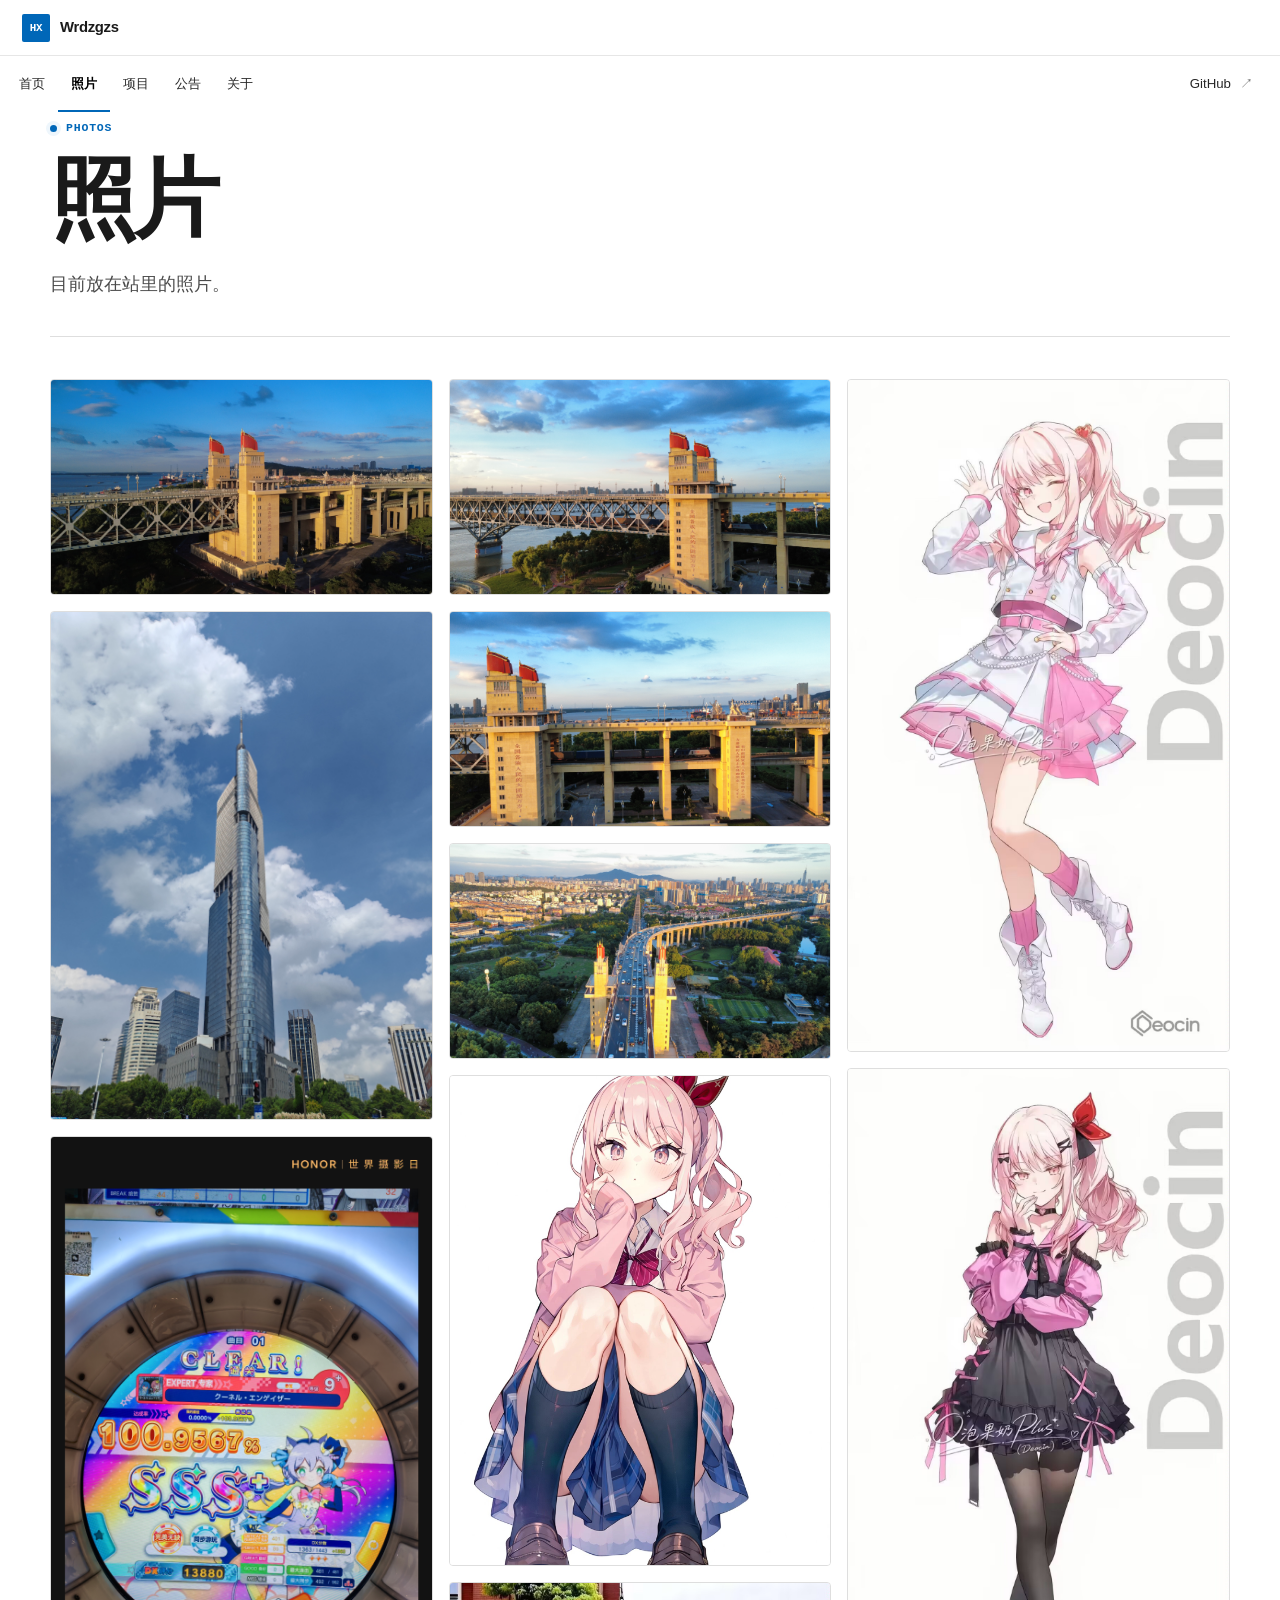
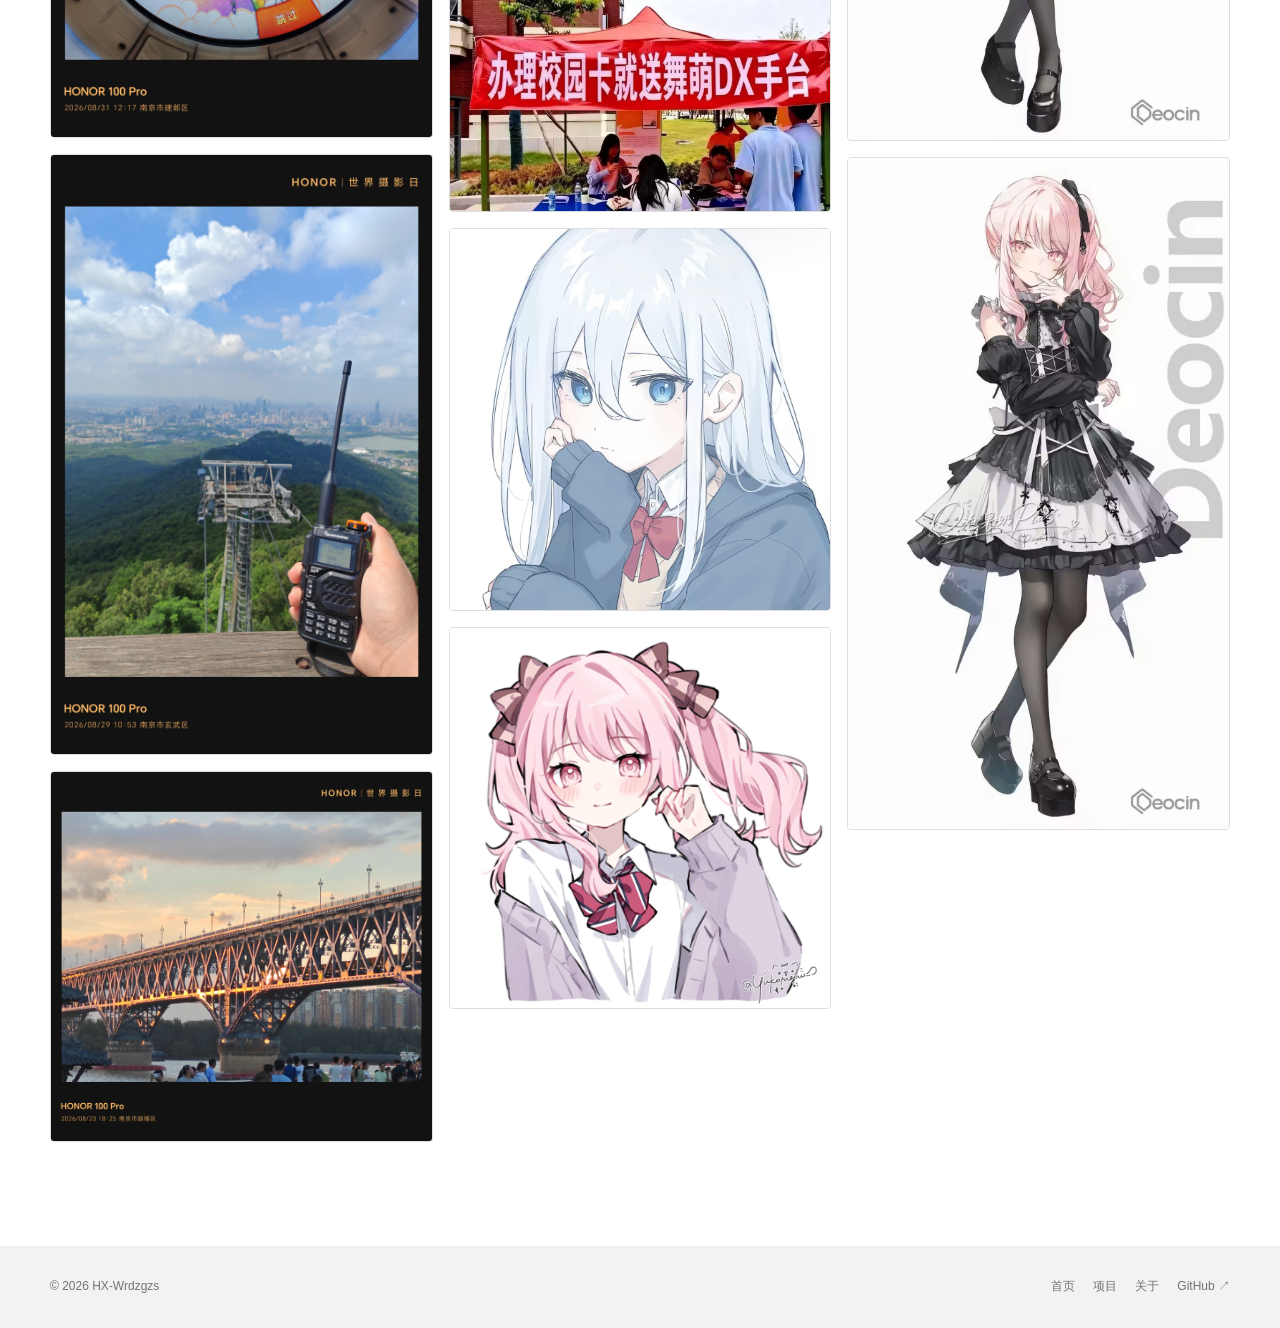
<file: photos.html>
<!doctype html>
<html lang="zh-CN">
<head>
  <meta charset="utf-8" />
  <meta name="viewport" content="width=device-width,initial-scale=1" />
  <meta name="theme-color" content="#ffffff" />
  <meta name="description" content="HX-Wrdzgzs 的照片。" />
  <title>照片 · HX-Wrdzgzs</title>
  <link rel="stylesheet" href="./home.css?v=20260908-2" />
  <link rel="stylesheet" href="./layout.css?v=20260905-3" data-hx-layout />
  <style>
    .photo-hero{padding:64px 0 34px;border-bottom:1px solid var(--line,#e8e8e8)}
    .photo-hero .page-lead{max-width:720px}
    .photo-section{padding:42px 0 88px}
    .photo-grid{column-count:3;column-gap:16px}
    .photo-item{display:inline-block;width:100%;margin:0 0 16px;break-inside:avoid;border:1px solid var(--line,#e8e8e8);border-radius:18px;overflow:hidden;background:#f5f5f5;vertical-align:top}
    .photo-item a{display:block}
    .photo-item img{display:block;width:100%;height:auto;max-width:100%}
    @media(max-width:900px){.photo-grid{column-count:2}}
    @media(max-width:560px){.photo-hero{padding-top:38px}.photo-section{padding-top:30px}.photo-grid{column-count:1}}
  </style>
</head>
<body>
  <aside class="site-sidebar" aria-label="网站菜单">
    <a class="sidebar-brand" href="./index.html"><span class="sidebar-brand-mark">HX</span><span class="sidebar-brand-text">Wrdzgzs</span></a>
    <div class="sidebar-scroll">
      <section class="sidebar-group"><p class="sidebar-label">导航</p><nav class="sidebar-nav">
        <a class="sidebar-link" href="./index.html"><span class="sidebar-icon">⌂</span><span>首页</span></a>
        <a class="sidebar-link" href="./photos.html" aria-current="page"><span class="sidebar-icon">▧</span><span>照片</span></a>
        <a class="sidebar-link" href="./projects.html"><span class="sidebar-icon">&lt;&gt;</span><span>项目</span></a>
        <a class="sidebar-link" href="./about.html"><span class="sidebar-icon">i</span><span>关于</span></a>
      </nav></section>
      <section class="sidebar-group"><p class="sidebar-label">链接</p><nav class="sidebar-nav">
        <a class="sidebar-link" href="https://github.com/HX-Wrdzgzs" target="_blank" rel="noreferrer"><span class="sidebar-icon">GH</span><span>GitHub</span><span class="external">↗</span></a>
      </nav></section>
    </div>
    <div class="sidebar-footer">个人主页<br>© 2026 HX-Wrdzgzs</div>
  </aside>
  <div class="sidebar-overlay" aria-hidden="true"></div>
  <header class="mobile-header"><a class="mobile-brand" href="./index.html"><span class="sidebar-brand-mark">HX</span><span>Wrdzgzs</span></a><button class="mobile-menu-button" type="button" aria-label="打开菜单" aria-expanded="false"><span class="menu-lines"><span></span></span></button></header>

  <div class="page-frame">
    <main class="app-shell">
      <section class="photo-hero reveal">
        <p class="eyebrow"><span class="eyebrow-dot"></span> PHOTOS</p>
        <h1 class="page-title">照片</h1>
        <p class="page-lead">目前放在站里的照片。</p>
      </section>

      <section class="photo-section reveal">
        <div class="photo-grid">
          <figure class="photo-item"><a href="./assets/posts/DJI_0140.JPG" target="_blank" rel="noreferrer"><img src="./assets/posts/DJI_0140.JPG" alt="照片" loading="lazy" decoding="async"></a></figure>
          <figure class="photo-item"><a href="./assets/posts/IMG_20260905_113606.jpg" target="_blank" rel="noreferrer"><img src="./assets/posts/IMG_20260905_113606.jpg" alt="照片" loading="lazy" decoding="async"></a></figure>
          <figure class="photo-item"><a href="./assets/posts/IMG_20260831_121714.jpg" target="_blank" rel="noreferrer"><img src="./assets/posts/IMG_20260831_121714.jpg" alt="照片" loading="lazy" decoding="async"></a></figure>
          <figure class="photo-item"><a href="./assets/posts/IMG_20260829_105331.jpg" target="_blank" rel="noreferrer"><img src="./assets/posts/IMG_20260829_105331.jpg" alt="照片" loading="lazy" decoding="async"></a></figure>
          <figure class="photo-item"><a href="./assets/posts/IMG_20260823_182503.jpg" target="_blank" rel="noreferrer"><img src="./assets/posts/IMG_20260823_182503.jpg" alt="照片" loading="lazy" decoding="async"></a></figure>
          <figure class="photo-item"><a href="./assets/posts/dji_fly_20260823_181834_174_1787480391199_photo_optimized.jpg" target="_blank" rel="noreferrer"><img src="./assets/posts/dji_fly_20260823_181834_174_1787480391199_photo_optimized.jpg" alt="照片" loading="lazy" decoding="async"></a></figure>
          <figure class="photo-item"><a href="./assets/posts/dji_fly_20260823_181844_176_1787480395071_photo_optimized.jpg" target="_blank" rel="noreferrer"><img src="./assets/posts/dji_fly_20260823_181844_176_1787480395071_photo_optimized.jpg" alt="照片" loading="lazy" decoding="async"></a></figure>
          <figure class="photo-item"><a href="./assets/posts/dji_fly_20260823_182116_178_1787480486854_photo_optimized.jpg" target="_blank" rel="noreferrer"><img src="./assets/posts/dji_fly_20260823_182116_178_1787480486854_photo_optimized.jpg" alt="照片" loading="lazy" decoding="async"></a></figure>
          <figure class="photo-item"><a href="./assets/posts/Image_1788136624320_699.jpg" target="_blank" rel="noreferrer"><img src="./assets/posts/Image_1788136624320_699.jpg" alt="照片" loading="lazy" decoding="async"></a></figure>
          <figure class="photo-item"><a href="./assets/posts/Image_1788302483244_116.jpg" target="_blank" rel="noreferrer"><img src="./assets/posts/Image_1788302483244_116.jpg" alt="照片" loading="lazy" decoding="async"></a></figure>
          <figure class="photo-item"><a href="./assets/posts/Image_1788351332091_478.jpg" target="_blank" rel="noreferrer"><img src="./assets/posts/Image_1788351332091_478.jpg" alt="照片" loading="lazy" decoding="async"></a></figure>
          <figure class="photo-item"><a href="./assets/posts/Image_1788528987017_157.jpg" target="_blank" rel="noreferrer"><img src="./assets/posts/Image_1788528987017_157.jpg" alt="照片" loading="lazy" decoding="async"></a></figure>
          <figure class="photo-item"><a href="./assets/posts/Image_1788779069195_33.jpg" target="_blank" rel="noreferrer"><img src="./assets/posts/Image_1788779069195_33.jpg" alt="照片" loading="lazy" decoding="async"></a></figure>
          <figure class="photo-item"><a href="./assets/posts/Image_1788779070505_355.jpg" target="_blank" rel="noreferrer"><img src="./assets/posts/Image_1788779070505_355.jpg" alt="照片" loading="lazy" decoding="async"></a></figure>
          <figure class="photo-item"><a href="./assets/posts/Image_1788779074004_354.jpg" target="_blank" rel="noreferrer"><img src="./assets/posts/Image_1788779074004_354.jpg" alt="照片" loading="lazy" decoding="async"></a></figure>
        </div>
      </section>
    </main>
    <footer class="site-footer"><div class="footer-inner app-shell"><span>© 2026 HX-Wrdzgzs</span><div class="footer-links"><a href="./index.html">首页</a><a href="./projects.html">项目</a><a href="./about.html">关于</a><a href="https://github.com/HX-Wrdzgzs" target="_blank" rel="noreferrer">GitHub ↗</a></div></div></footer>
  </div>
  <script src="./home.js?v=20260905-4"></script>
</body>
</html>
</file>
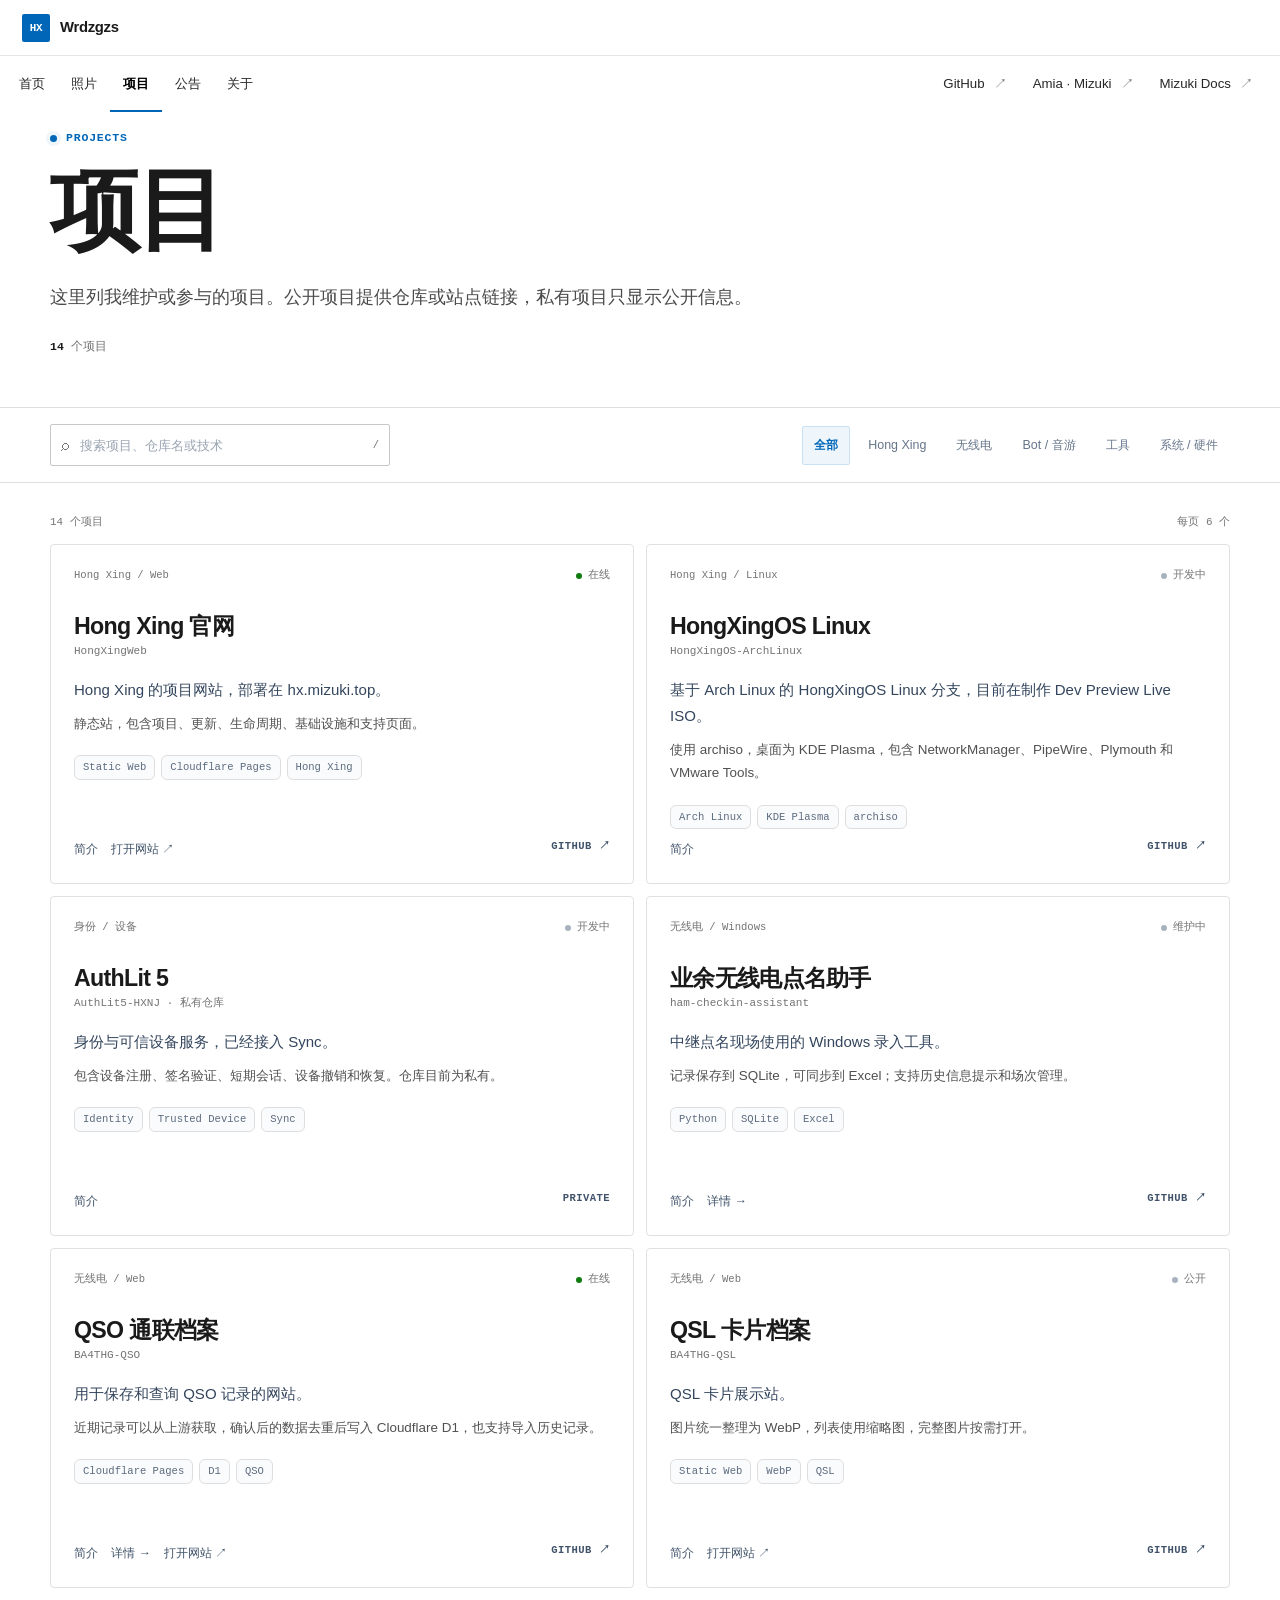
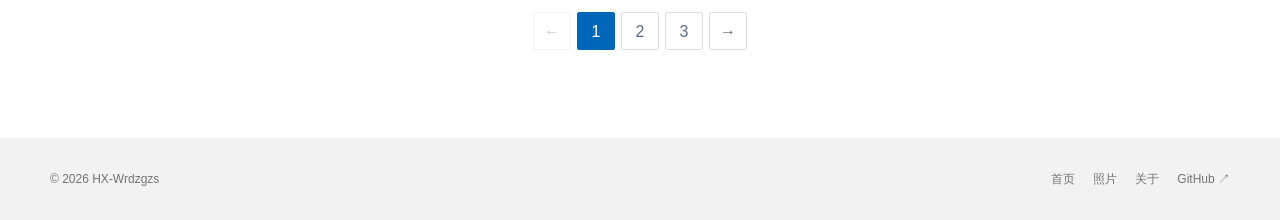
<file: projects.html>
<!doctype html>
<html lang="zh-CN">
<head>
  <meta charset="utf-8" />
  <meta name="viewport" content="width=device-width,initial-scale=1" />
  <meta name="theme-color" content="#ffffff" />
  <meta name="description" content="HX-Wrdzgzs 的项目。" />
  <title>项目 · HX-Wrdzgzs</title>
  <link rel="stylesheet" href="./home.css?v=20260908-2" />
  <link rel="stylesheet" href="./layout.css?v=20260905-3" data-hx-layout />
</head>
<body>
  <aside class="site-sidebar" aria-label="网站菜单">
    <a class="sidebar-brand" href="./index.html"><span class="sidebar-brand-mark">HX</span><span class="sidebar-brand-text">Wrdzgzs</span></a>
    <div class="sidebar-scroll">
      <section class="sidebar-group"><p class="sidebar-label">导航</p><nav class="sidebar-nav">
        <a class="sidebar-link" href="./index.html"><span class="sidebar-icon">⌂</span><span>首页</span></a>
        <a class="sidebar-link" href="./journal.html"><span class="sidebar-icon">▧</span><span>照片</span></a>
        <a class="sidebar-link" href="./projects.html" aria-current="page"><span class="sidebar-icon">&lt;&gt;</span><span>项目</span></a>
        <a class="sidebar-link" href="./about.html"><span class="sidebar-icon">i</span><span>关于</span></a>
      </nav></section>
      <section class="sidebar-group"><p class="sidebar-label">链接</p><nav class="sidebar-nav">
        <a class="sidebar-link" href="https://github.com/HX-Wrdzgzs" target="_blank" rel="noreferrer"><span class="sidebar-icon">GH</span><span>GitHub</span><span class="external">↗</span></a>
        <a class="sidebar-link" href="https://github.com/Amia-Mizuki-Dev-Team" target="_blank" rel="noreferrer"><span class="sidebar-icon">A</span><span>Amia · Mizuki</span><span class="external">↗</span></a>
        <a class="sidebar-link" href="https://help.mizuki.top" target="_blank" rel="noreferrer"><span class="sidebar-icon">D</span><span>Mizuki Docs</span><span class="external">↗</span></a>
      </nav></section>
    </div>
    <div class="sidebar-footer">个人主页<br>© 2026 HX-Wrdzgzs</div>
  </aside>
  <div class="sidebar-overlay" aria-hidden="true"></div>
  <header class="mobile-header"><a class="mobile-brand" href="./index.html"><span class="sidebar-brand-mark">HX</span><span>Wrdzgzs</span></a><button class="mobile-menu-button" type="button" aria-label="打开菜单" aria-expanded="false"><span class="menu-lines"><span></span></span></button></header>

  <div class="page-frame">
    <main>
      <section class="page-hero app-shell reveal">
        <p class="eyebrow"><span class="eyebrow-dot"></span> PROJECTS</p>
        <h1 class="page-title">项目</h1>
        <p class="page-lead">这里列我维护或参与的项目。公开项目提供仓库或站点链接，私有项目只显示公开信息。</p>
        <div class="page-count"><span data-total-count>14</span> 个项目</div>
      </section>

      <section class="project-toolbar" aria-label="项目筛选">
        <div class="toolbar-inner app-shell">
          <label class="search-box"><span class="search-icon">⌕</span><input id="project-search" type="search" autocomplete="off" placeholder="搜索项目、仓库名或技术" aria-label="搜索项目" /><span class="search-hint">/</span></label>
          <div class="filters" role="group" aria-label="项目分类">
            <button class="filter is-active" type="button" data-filter="all">全部</button>
            <button class="filter" type="button" data-filter="hongxing">Hong Xing</button>
            <button class="filter" type="button" data-filter="radio">无线电</button>
            <button class="filter" type="button" data-filter="bot">Bot / 音游</button>
            <button class="filter" type="button" data-filter="tool">工具</button>
            <button class="filter" type="button" data-filter="system">系统 / 硬件</button>
          </div>
        </div>
      </section>

      <section class="project-results app-shell">
        <div class="results-head"><span data-result-summary>14 个项目</span><span>每页 6 个</span></div>
        <div class="project-grid" id="project-grid" aria-live="polite"></div>
        <div class="empty-state" id="empty-state" hidden><strong>没有结果</strong><span>请更换关键词或分类。</span></div>
        <nav class="pagination" id="pagination" aria-label="项目分页"></nav>
      </section>
    </main>

    <div class="modal-backdrop" id="project-modal" aria-hidden="true">
      <article class="project-modal" role="dialog" aria-modal="true" aria-labelledby="modal-title">
        <header class="modal-head"><span>项目简介</span><button class="modal-close" type="button" aria-label="关闭">×</button></header>
        <div class="modal-body"><h2 id="modal-title"></h2><span class="modal-repo" data-modal-repo></span><p class="modal-summary" data-modal-summary></p><div class="modal-section"><label>项目说明</label><p data-modal-detail></p></div><div class="modal-section"><label>技术 / 关键词</label><div class="card-tags" data-modal-tags></div></div><div class="modal-actions" data-modal-actions></div></div>
      </article>
    </div>

    <footer class="site-footer"><div class="footer-inner app-shell"><span>© 2026 HX-Wrdzgzs</span><div class="footer-links"><a href="./index.html">首页</a><a href="./journal.html">照片</a><a href="./about.html">关于</a><a href="https://github.com/HX-Wrdzgzs" target="_blank" rel="noreferrer">GitHub ↗</a></div></div></footer>
  </div>
  <script src="./home.js?v=20260905-4"></script>
  <script src="./projects.js?v=20260909-1"></script>
</body>
</html>
</file>
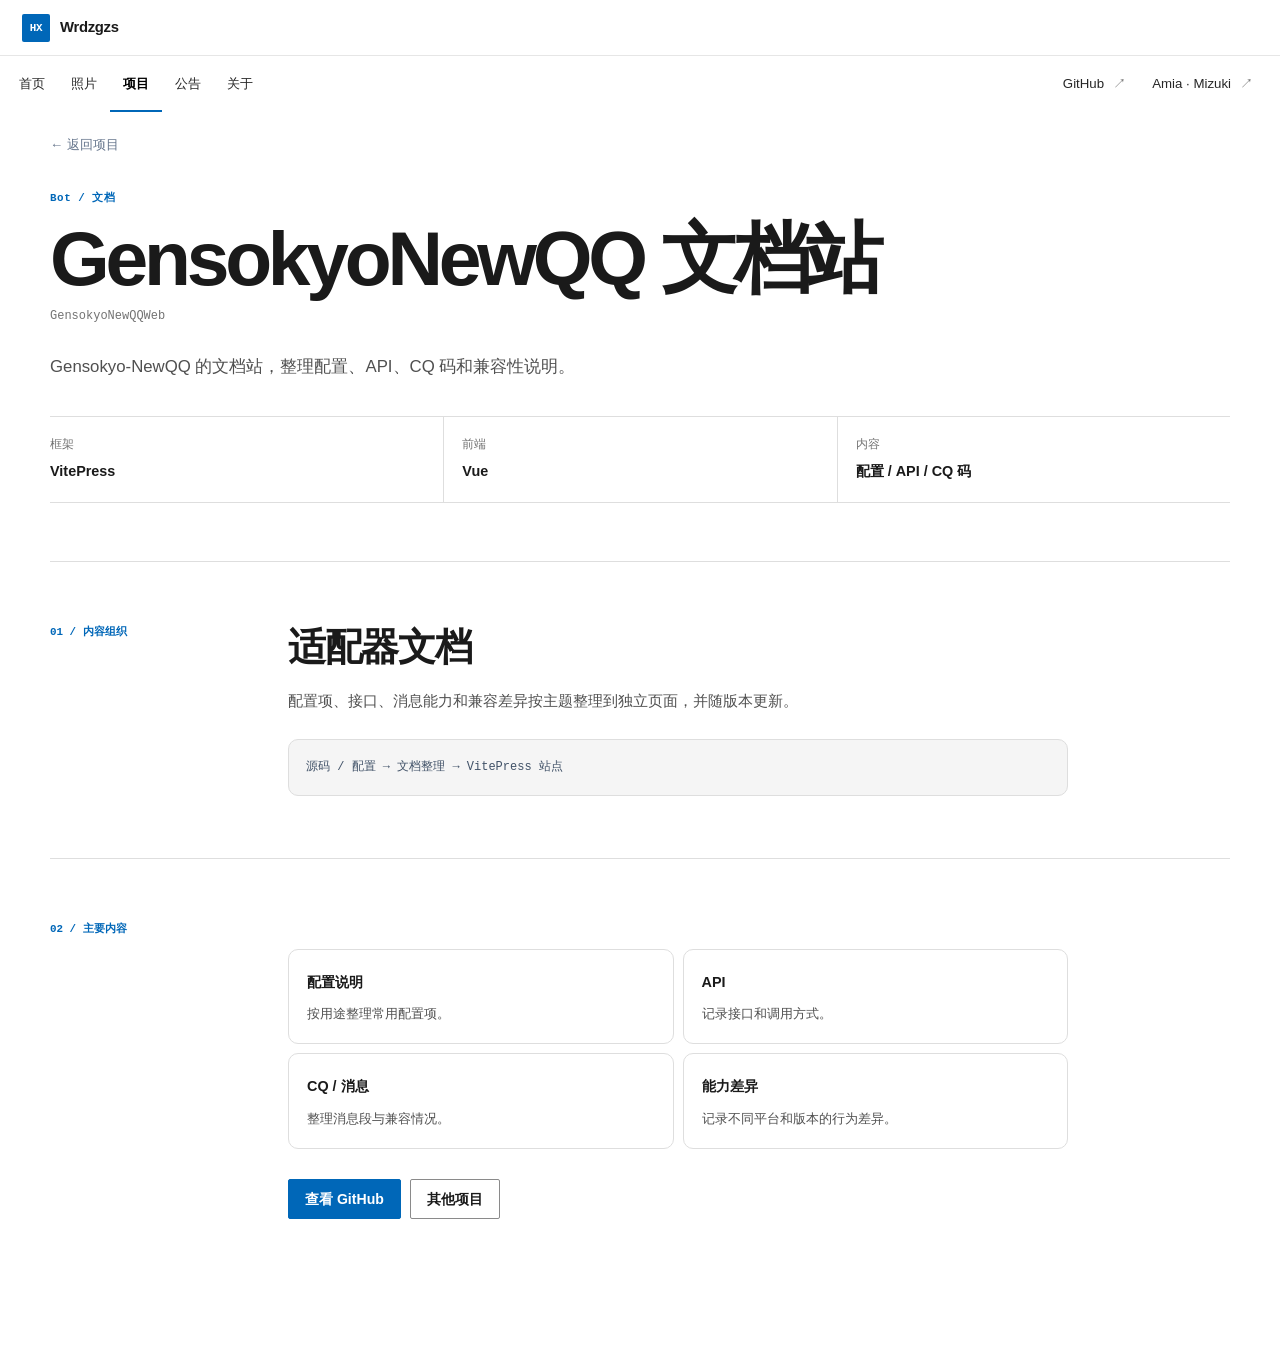
<file: projects/gensokyo-web.html>
<!doctype html><html lang="zh-CN"><head><meta charset="utf-8"><meta name="viewport" content="width=device-width,initial-scale=1"><meta name="theme-color" content="#fff"><title>GensokyoNewQQ 文档站 · HX-Wrdzgzs</title><link rel="stylesheet" href="../home.css"><link rel="stylesheet" href="../detail.css"></head><body>
<aside class="site-sidebar" aria-label="网站菜单"><a class="sidebar-brand" href="../index.html"><span class="sidebar-brand-mark">HX</span><span class="sidebar-brand-text">Wrdzgzs</span></a><div class="sidebar-scroll"><section class="sidebar-group"><p class="sidebar-label">导航</p><nav class="sidebar-nav"><a class="sidebar-link" href="../index.html"><span class="sidebar-icon">⌂</span><span>首页</span></a><a class="sidebar-link" href="../journal.html"><span class="sidebar-icon">▧</span><span>照片</span></a><a class="sidebar-link" href="../projects.html" aria-current="page"><span class="sidebar-icon">&lt;&gt;</span><span>项目</span></a><a class="sidebar-link" href="../about.html"><span class="sidebar-icon">i</span><span>关于</span></a></nav></section><section class="sidebar-group"><p class="sidebar-label">链接</p><nav class="sidebar-nav"><a class="sidebar-link" href="https://github.com/HX-Wrdzgzs" target="_blank" rel="noreferrer"><span class="sidebar-icon">GH</span><span>GitHub</span><span class="external">↗</span></a><a class="sidebar-link" href="https://github.com/Amia-Mizuki-Dev-Team" target="_blank" rel="noreferrer"><span class="sidebar-icon">A</span><span>Amia · Mizuki</span><span class="external">↗</span></a></nav></section></div><div class="sidebar-footer">个人主页<br>© 2026 HX-Wrdzgzs</div></aside><div class="sidebar-overlay"></div><header class="mobile-header"><a class="mobile-brand" href="../index.html"><span class="sidebar-brand-mark">HX</span><span>Wrdzgzs</span></a><button class="mobile-menu-button" type="button" aria-label="打开菜单" aria-expanded="false"><span class="menu-lines"><span></span></span></button></header>
<div class="page-frame"><main class="app-shell detail-main"><a class="detail-back" href="../projects.html">← 返回项目</a><section class="detail-hero"><p class="detail-kicker">Bot / 文档</p><h1 class="detail-title">GensokyoNewQQ 文档站</h1><span class="detail-repo">GensokyoNewQQWeb</span><p class="detail-lead">Gensokyo-NewQQ 的文档站，整理配置、API、CQ 码和兼容性说明。</p><div class="detail-meta"><div><span>框架</span><strong>VitePress</strong></div><div><span>前端</span><strong>Vue</strong></div><div><span>内容</span><strong>配置 / API / CQ 码</strong></div></div></section><section class="detail-section"><div class="detail-section-no">01 / 内容组织</div><div class="detail-content"><h2>适配器文档</h2><p>配置项、接口、消息能力和兼容差异按主题整理到独立页面，并随版本更新。</p><pre class="detail-flow">源码 / 配置 → 文档整理 → VitePress 站点</pre></div></section><section class="detail-section"><div class="detail-section-no">02 / 主要内容</div><div class="detail-content"><div class="detail-points"><article class="detail-point"><strong>配置说明</strong><p>按用途整理常用配置项。</p></article><article class="detail-point"><strong>API</strong><p>记录接口和调用方式。</p></article><article class="detail-point"><strong>CQ / 消息</strong><p>整理消息段与兼容情况。</p></article><article class="detail-point"><strong>能力差异</strong><p>记录不同平台和版本的行为差异。</p></article></div><div class="detail-actions"><a class="button primary" href="https://github.com/HX-Wrdzgzs/GensokyoNewQQWeb" target="_blank" rel="noreferrer">查看 GitHub</a><a class="button" href="../projects.html">其他项目</a></div></div></section></main></div><script src="../home.js"></script></body></html>
</file>
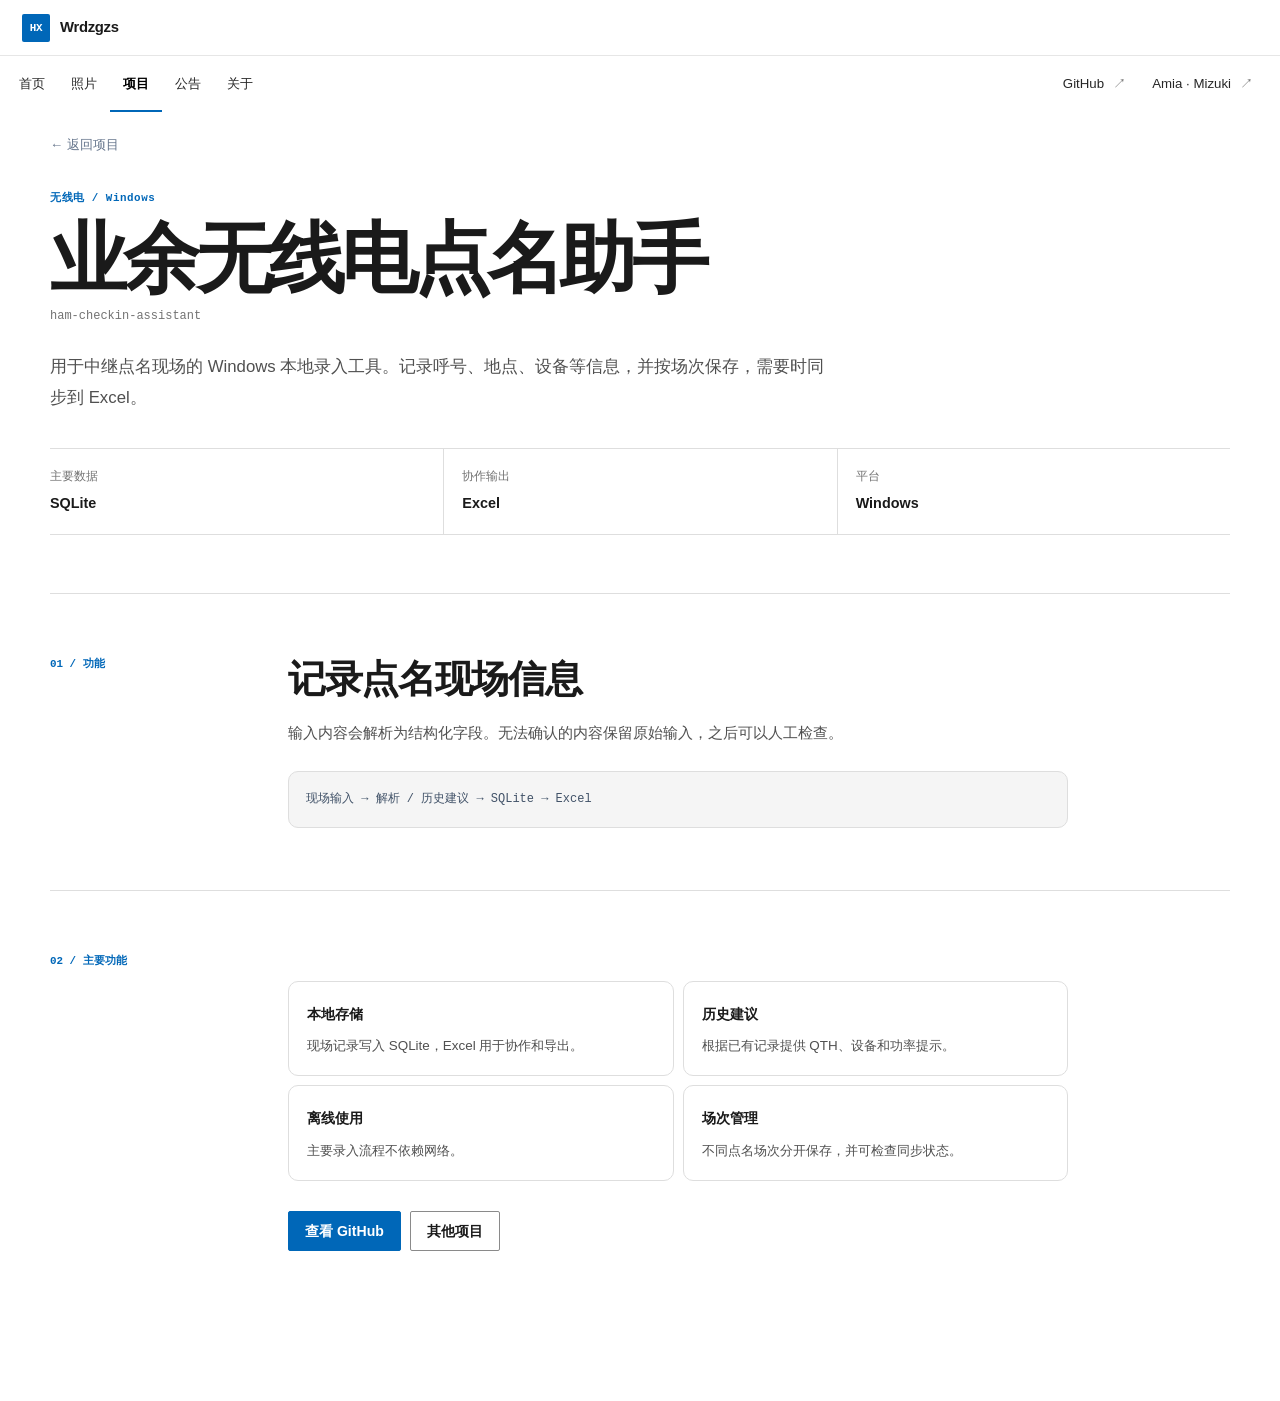
<file: projects/hx-ham.html>
<!doctype html><html lang="zh-CN"><head><meta charset="utf-8"><meta name="viewport" content="width=device-width,initial-scale=1"><meta name="theme-color" content="#fff"><title>业余无线电点名助手 · HX-Wrdzgzs</title><link rel="stylesheet" href="../home.css"><link rel="stylesheet" href="../detail.css"></head><body>
<aside class="site-sidebar" aria-label="网站菜单"><a class="sidebar-brand" href="../index.html"><span class="sidebar-brand-mark">HX</span><span class="sidebar-brand-text">Wrdzgzs</span></a><div class="sidebar-scroll"><section class="sidebar-group"><p class="sidebar-label">导航</p><nav class="sidebar-nav"><a class="sidebar-link" href="../index.html"><span class="sidebar-icon">⌂</span><span>首页</span></a><a class="sidebar-link" href="../journal.html"><span class="sidebar-icon">▧</span><span>照片</span></a><a class="sidebar-link" href="../projects.html" aria-current="page"><span class="sidebar-icon">&lt;&gt;</span><span>项目</span></a><a class="sidebar-link" href="../about.html"><span class="sidebar-icon">i</span><span>关于</span></a></nav></section><section class="sidebar-group"><p class="sidebar-label">链接</p><nav class="sidebar-nav"><a class="sidebar-link" href="https://github.com/HX-Wrdzgzs" target="_blank" rel="noreferrer"><span class="sidebar-icon">GH</span><span>GitHub</span><span class="external">↗</span></a><a class="sidebar-link" href="https://github.com/Amia-Mizuki-Dev-Team" target="_blank" rel="noreferrer"><span class="sidebar-icon">A</span><span>Amia · Mizuki</span><span class="external">↗</span></a></nav></section></div><div class="sidebar-footer">个人主页<br>© 2026 HX-Wrdzgzs</div></aside><div class="sidebar-overlay"></div><header class="mobile-header"><a class="mobile-brand" href="../index.html"><span class="sidebar-brand-mark">HX</span><span>Wrdzgzs</span></a><button class="mobile-menu-button" type="button" aria-label="打开菜单" aria-expanded="false"><span class="menu-lines"><span></span></span></button></header>
<div class="page-frame"><main class="app-shell detail-main"><a class="detail-back" href="../projects.html">← 返回项目</a><section class="detail-hero"><p class="detail-kicker">无线电 / Windows</p><h1 class="detail-title">业余无线电点名助手</h1><span class="detail-repo">ham-checkin-assistant</span><p class="detail-lead">用于中继点名现场的 Windows 本地录入工具。记录呼号、地点、设备等信息，并按场次保存，需要时同步到 Excel。</p><div class="detail-meta"><div><span>主要数据</span><strong>SQLite</strong></div><div><span>协作输出</span><strong>Excel</strong></div><div><span>平台</span><strong>Windows</strong></div></div></section><section class="detail-section"><div class="detail-section-no">01 / 功能</div><div class="detail-content"><h2>记录点名现场信息</h2><p>输入内容会解析为结构化字段。无法确认的内容保留原始输入，之后可以人工检查。</p><pre class="detail-flow">现场输入 → 解析 / 历史建议 → SQLite → Excel</pre></div></section><section class="detail-section"><div class="detail-section-no">02 / 主要功能</div><div class="detail-content"><div class="detail-points"><article class="detail-point"><strong>本地存储</strong><p>现场记录写入 SQLite，Excel 用于协作和导出。</p></article><article class="detail-point"><strong>历史建议</strong><p>根据已有记录提供 QTH、设备和功率提示。</p></article><article class="detail-point"><strong>离线使用</strong><p>主要录入流程不依赖网络。</p></article><article class="detail-point"><strong>场次管理</strong><p>不同点名场次分开保存，并可检查同步状态。</p></article></div><div class="detail-actions"><a class="button primary" href="https://github.com/HX-Wrdzgzs/ham-checkin-assistant" target="_blank" rel="noreferrer">查看 GitHub</a><a class="button" href="../projects.html">其他项目</a></div></div></section></main></div><script src="../home.js"></script></body></html>
</file>
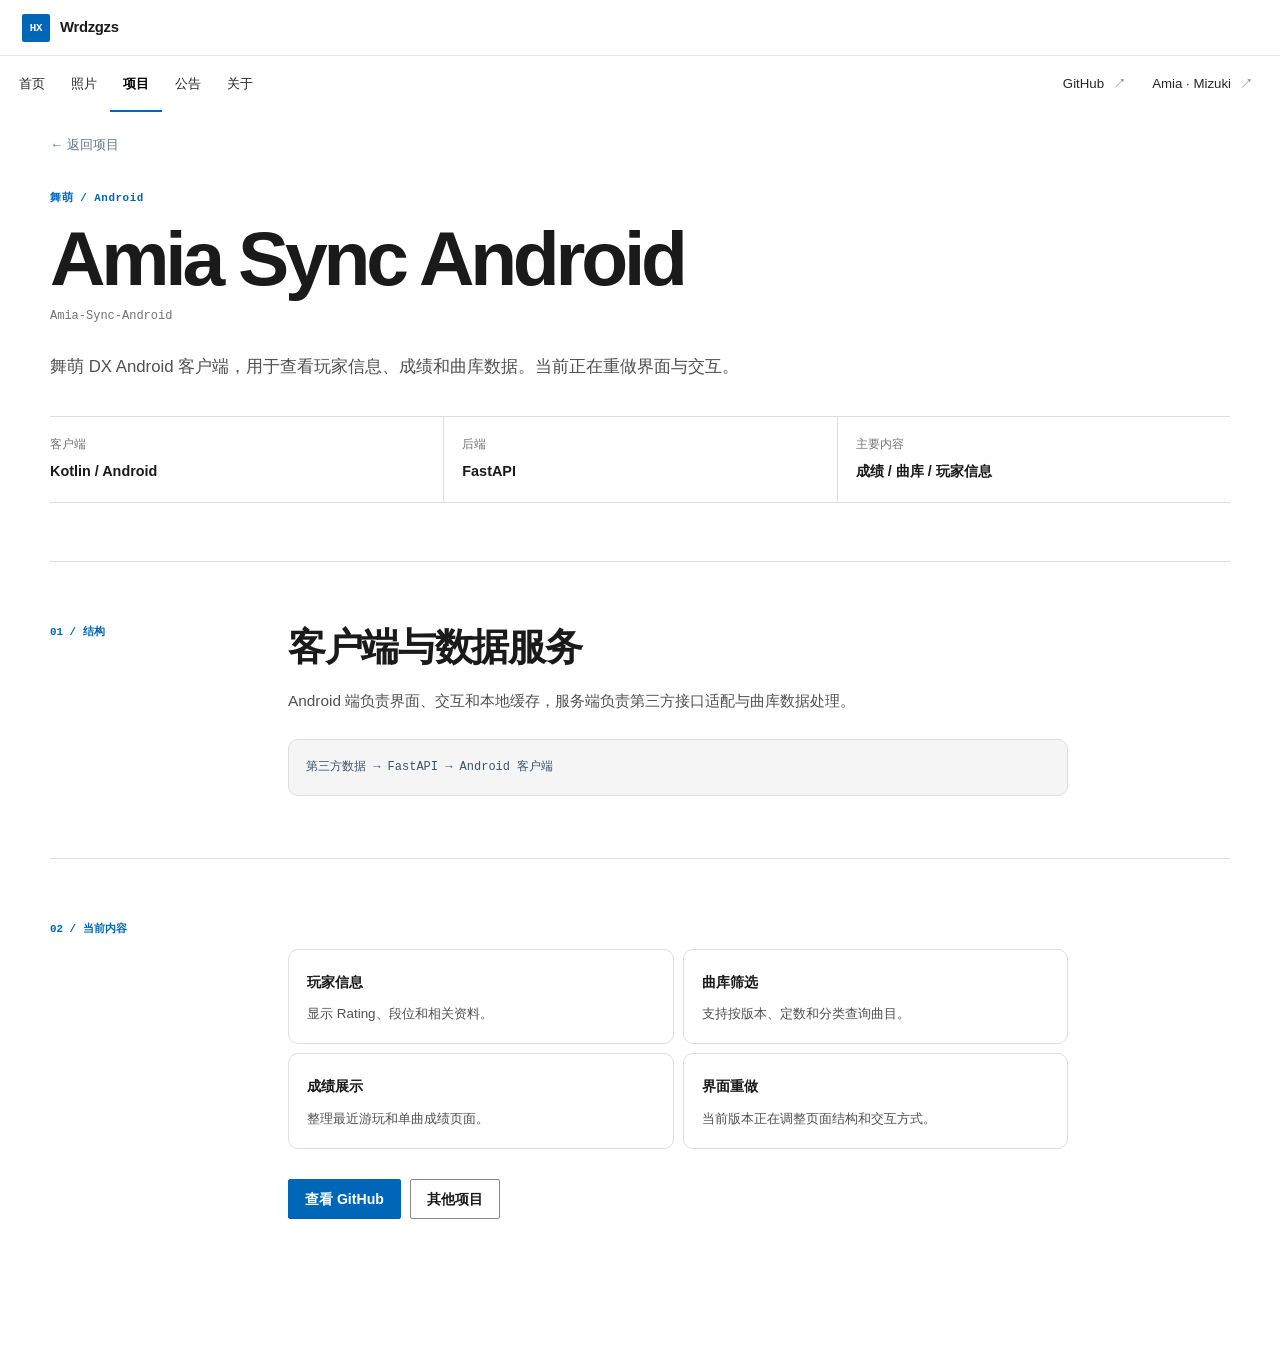
<file: projects/mizukisync.html>
<!doctype html><html lang="zh-CN"><head><meta charset="utf-8"><meta name="viewport" content="width=device-width,initial-scale=1"><meta name="theme-color" content="#fff"><title>Amia Sync Android · HX-Wrdzgzs</title><link rel="stylesheet" href="../home.css"><link rel="stylesheet" href="../detail.css"></head><body>
<aside class="site-sidebar" aria-label="网站菜单"><a class="sidebar-brand" href="../index.html"><span class="sidebar-brand-mark">HX</span><span class="sidebar-brand-text">Wrdzgzs</span></a><div class="sidebar-scroll"><section class="sidebar-group"><p class="sidebar-label">导航</p><nav class="sidebar-nav"><a class="sidebar-link" href="../index.html"><span class="sidebar-icon">⌂</span><span>首页</span></a><a class="sidebar-link" href="../journal.html"><span class="sidebar-icon">▧</span><span>照片</span></a><a class="sidebar-link" href="../projects.html" aria-current="page"><span class="sidebar-icon">&lt;&gt;</span><span>项目</span></a><a class="sidebar-link" href="../about.html"><span class="sidebar-icon">i</span><span>关于</span></a></nav></section><section class="sidebar-group"><p class="sidebar-label">链接</p><nav class="sidebar-nav"><a class="sidebar-link" href="https://github.com/HX-Wrdzgzs" target="_blank" rel="noreferrer"><span class="sidebar-icon">GH</span><span>GitHub</span><span class="external">↗</span></a><a class="sidebar-link" href="https://github.com/Amia-Mizuki-Dev-Team" target="_blank" rel="noreferrer"><span class="sidebar-icon">A</span><span>Amia · Mizuki</span><span class="external">↗</span></a></nav></section></div><div class="sidebar-footer">个人主页<br>© 2026 HX-Wrdzgzs</div></aside><div class="sidebar-overlay"></div><header class="mobile-header"><a class="mobile-brand" href="../index.html"><span class="sidebar-brand-mark">HX</span><span>Wrdzgzs</span></a><button class="mobile-menu-button" type="button" aria-label="打开菜单" aria-expanded="false"><span class="menu-lines"><span></span></span></button></header>
<div class="page-frame"><main class="app-shell detail-main"><a class="detail-back" href="../projects.html">← 返回项目</a><section class="detail-hero"><p class="detail-kicker">舞萌 / Android</p><h1 class="detail-title">Amia Sync Android</h1><span class="detail-repo">Amia-Sync-Android</span><p class="detail-lead">舞萌 DX Android 客户端，用于查看玩家信息、成绩和曲库数据。当前正在重做界面与交互。</p><div class="detail-meta"><div><span>客户端</span><strong>Kotlin / Android</strong></div><div><span>后端</span><strong>FastAPI</strong></div><div><span>主要内容</span><strong>成绩 / 曲库 / 玩家信息</strong></div></div></section><section class="detail-section"><div class="detail-section-no">01 / 结构</div><div class="detail-content"><h2>客户端与数据服务</h2><p>Android 端负责界面、交互和本地缓存，服务端负责第三方接口适配与曲库数据处理。</p><pre class="detail-flow">第三方数据 → FastAPI → Android 客户端</pre></div></section><section class="detail-section"><div class="detail-section-no">02 / 当前内容</div><div class="detail-content"><div class="detail-points"><article class="detail-point"><strong>玩家信息</strong><p>显示 Rating、段位和相关资料。</p></article><article class="detail-point"><strong>曲库筛选</strong><p>支持按版本、定数和分类查询曲目。</p></article><article class="detail-point"><strong>成绩展示</strong><p>整理最近游玩和单曲成绩页面。</p></article><article class="detail-point"><strong>界面重做</strong><p>当前版本正在调整页面结构和交互方式。</p></article></div><div class="detail-actions"><a class="button primary" href="https://github.com/HX-Wrdzgzs/Amia-Sync-Android" target="_blank" rel="noreferrer">查看 GitHub</a><a class="button" href="../projects.html">其他项目</a></div></div></section></main></div><script src="../home.js"></script></body></html>
</file>
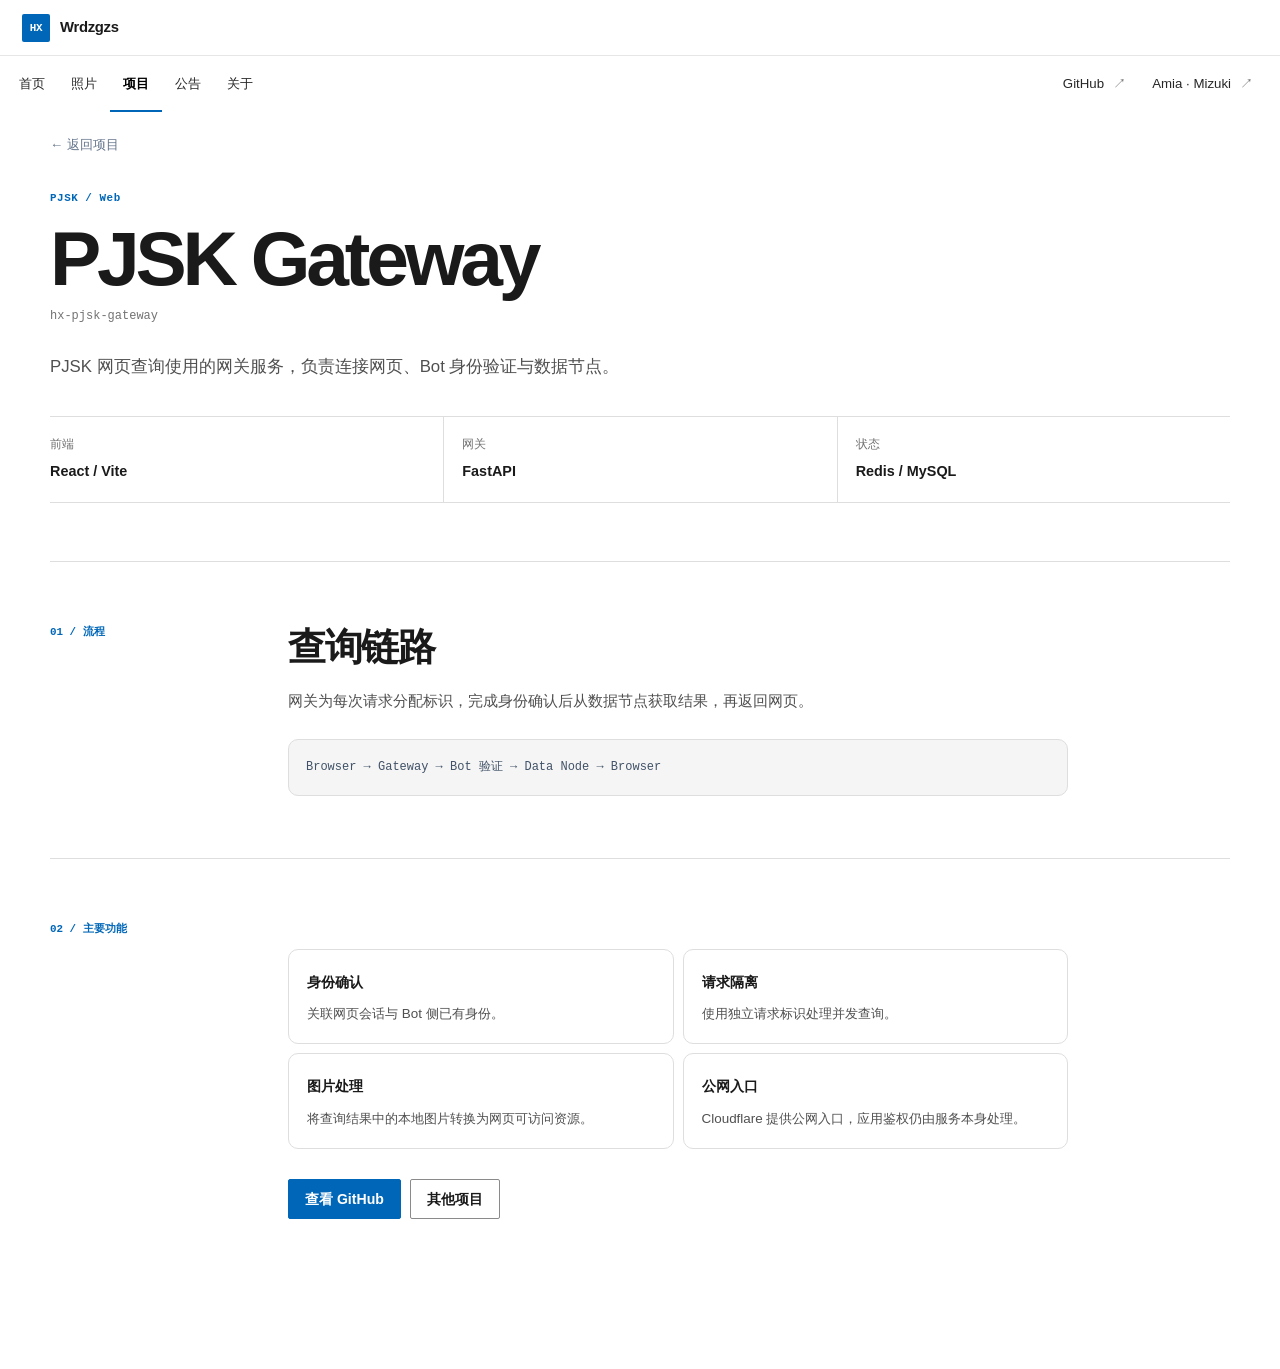
<file: projects/pjsk-gateway.html>
<!doctype html><html lang="zh-CN"><head><meta charset="utf-8"><meta name="viewport" content="width=device-width,initial-scale=1"><meta name="theme-color" content="#fff"><title>PJSK Gateway · HX-Wrdzgzs</title><link rel="stylesheet" href="../home.css"><link rel="stylesheet" href="../detail.css"></head><body>
<aside class="site-sidebar" aria-label="网站菜单"><a class="sidebar-brand" href="../index.html"><span class="sidebar-brand-mark">HX</span><span class="sidebar-brand-text">Wrdzgzs</span></a><div class="sidebar-scroll"><section class="sidebar-group"><p class="sidebar-label">导航</p><nav class="sidebar-nav"><a class="sidebar-link" href="../index.html"><span class="sidebar-icon">⌂</span><span>首页</span></a><a class="sidebar-link" href="../journal.html"><span class="sidebar-icon">▧</span><span>照片</span></a><a class="sidebar-link" href="../projects.html" aria-current="page"><span class="sidebar-icon">&lt;&gt;</span><span>项目</span></a><a class="sidebar-link" href="../about.html"><span class="sidebar-icon">i</span><span>关于</span></a></nav></section><section class="sidebar-group"><p class="sidebar-label">链接</p><nav class="sidebar-nav"><a class="sidebar-link" href="https://github.com/HX-Wrdzgzs" target="_blank" rel="noreferrer"><span class="sidebar-icon">GH</span><span>GitHub</span><span class="external">↗</span></a><a class="sidebar-link" href="https://github.com/Amia-Mizuki-Dev-Team" target="_blank" rel="noreferrer"><span class="sidebar-icon">A</span><span>Amia · Mizuki</span><span class="external">↗</span></a></nav></section></div><div class="sidebar-footer">个人主页<br>© 2026 HX-Wrdzgzs</div></aside><div class="sidebar-overlay"></div><header class="mobile-header"><a class="mobile-brand" href="../index.html"><span class="sidebar-brand-mark">HX</span><span>Wrdzgzs</span></a><button class="mobile-menu-button" type="button" aria-label="打开菜单" aria-expanded="false"><span class="menu-lines"><span></span></span></button></header>
<div class="page-frame"><main class="app-shell detail-main"><a class="detail-back" href="../projects.html">← 返回项目</a><section class="detail-hero"><p class="detail-kicker">PJSK / Web</p><h1 class="detail-title">PJSK Gateway</h1><span class="detail-repo">hx-pjsk-gateway</span><p class="detail-lead">PJSK 网页查询使用的网关服务，负责连接网页、Bot 身份验证与数据节点。</p><div class="detail-meta"><div><span>前端</span><strong>React / Vite</strong></div><div><span>网关</span><strong>FastAPI</strong></div><div><span>状态</span><strong>Redis / MySQL</strong></div></div></section><section class="detail-section"><div class="detail-section-no">01 / 流程</div><div class="detail-content"><h2>查询链路</h2><p>网关为每次请求分配标识，完成身份确认后从数据节点获取结果，再返回网页。</p><pre class="detail-flow">Browser → Gateway → Bot 验证 → Data Node → Browser</pre></div></section><section class="detail-section"><div class="detail-section-no">02 / 主要功能</div><div class="detail-content"><div class="detail-points"><article class="detail-point"><strong>身份确认</strong><p>关联网页会话与 Bot 侧已有身份。</p></article><article class="detail-point"><strong>请求隔离</strong><p>使用独立请求标识处理并发查询。</p></article><article class="detail-point"><strong>图片处理</strong><p>将查询结果中的本地图片转换为网页可访问资源。</p></article><article class="detail-point"><strong>公网入口</strong><p>Cloudflare 提供公网入口，应用鉴权仍由服务本身处理。</p></article></div><div class="detail-actions"><a class="button primary" href="https://github.com/HX-Wrdzgzs/hx-pjsk-gateway" target="_blank" rel="noreferrer">查看 GitHub</a><a class="button" href="../projects.html">其他项目</a></div></div></section></main></div><script src="../home.js"></script></body></html>
</file>
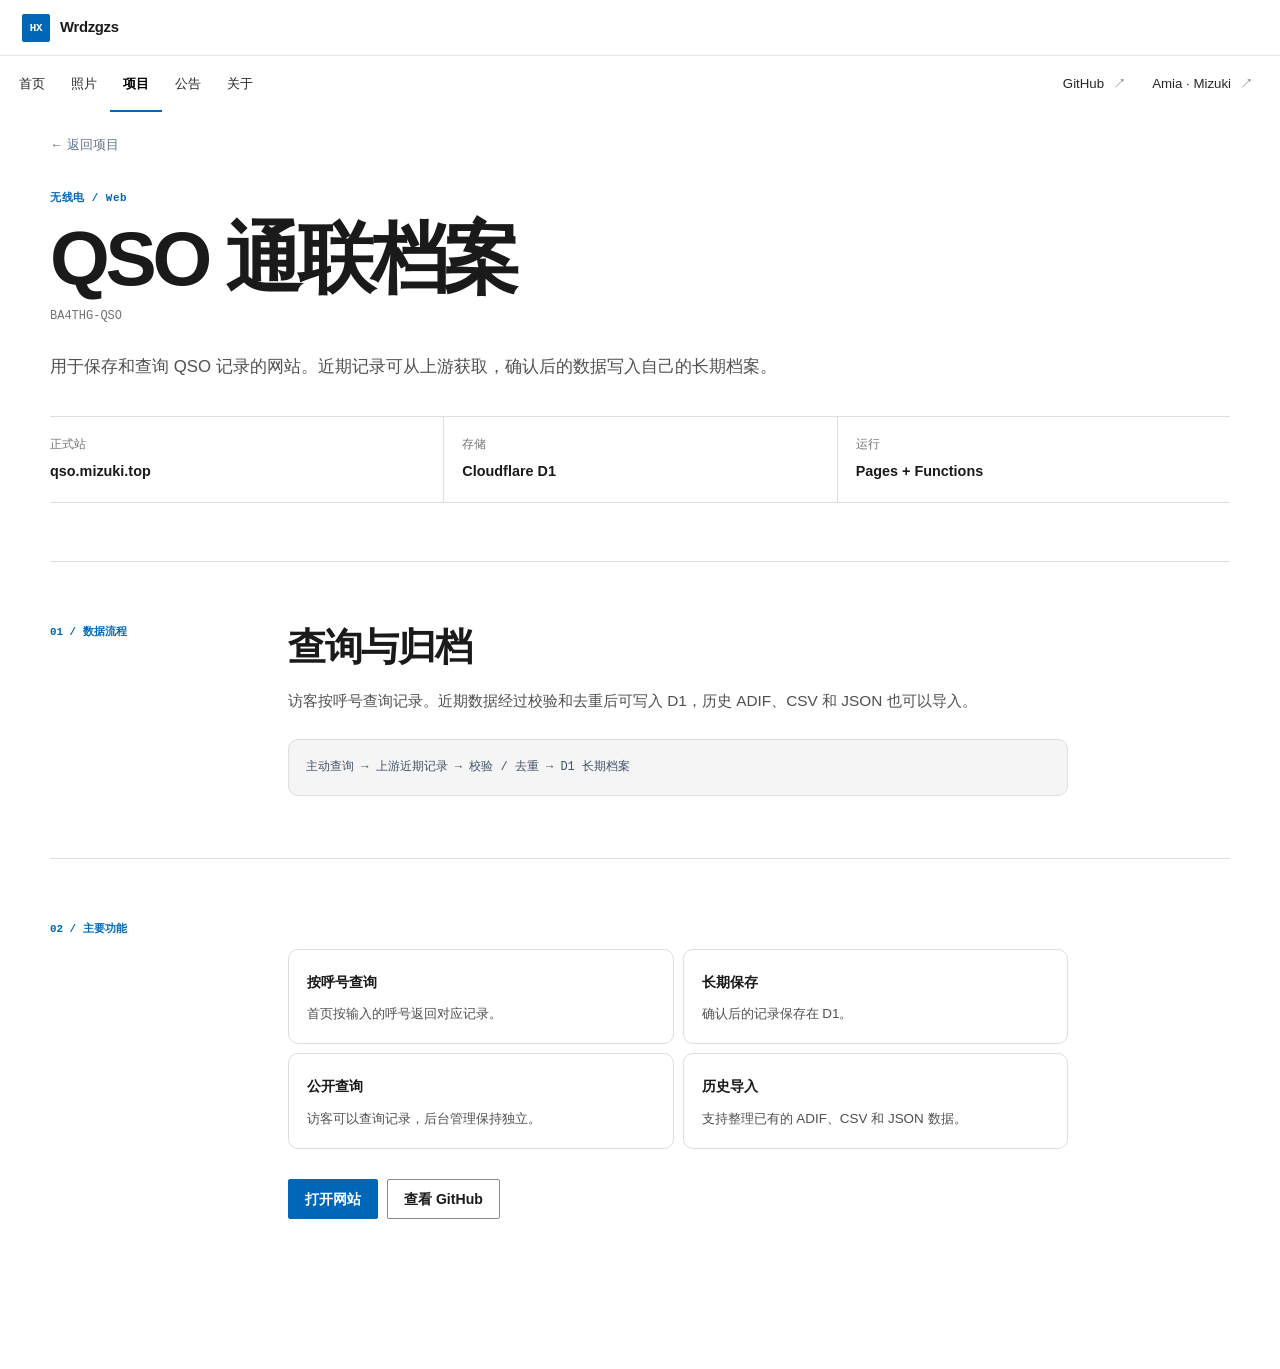
<file: projects/qso-archive.html>
<!doctype html><html lang="zh-CN"><head><meta charset="utf-8"><meta name="viewport" content="width=device-width,initial-scale=1"><meta name="theme-color" content="#fff"><title>QSO 通联档案 · HX-Wrdzgzs</title><link rel="stylesheet" href="../home.css"><link rel="stylesheet" href="../detail.css"></head><body>
<aside class="site-sidebar" aria-label="网站菜单"><a class="sidebar-brand" href="../index.html"><span class="sidebar-brand-mark">HX</span><span class="sidebar-brand-text">Wrdzgzs</span></a><div class="sidebar-scroll"><section class="sidebar-group"><p class="sidebar-label">导航</p><nav class="sidebar-nav"><a class="sidebar-link" href="../index.html"><span class="sidebar-icon">⌂</span><span>首页</span></a><a class="sidebar-link" href="../journal.html"><span class="sidebar-icon">▧</span><span>照片</span></a><a class="sidebar-link" href="../projects.html" aria-current="page"><span class="sidebar-icon">&lt;&gt;</span><span>项目</span></a><a class="sidebar-link" href="../about.html"><span class="sidebar-icon">i</span><span>关于</span></a></nav></section><section class="sidebar-group"><p class="sidebar-label">链接</p><nav class="sidebar-nav"><a class="sidebar-link" href="https://github.com/HX-Wrdzgzs" target="_blank" rel="noreferrer"><span class="sidebar-icon">GH</span><span>GitHub</span><span class="external">↗</span></a><a class="sidebar-link" href="https://github.com/Amia-Mizuki-Dev-Team" target="_blank" rel="noreferrer"><span class="sidebar-icon">A</span><span>Amia · Mizuki</span><span class="external">↗</span></a></nav></section></div><div class="sidebar-footer">个人主页<br>© 2026 HX-Wrdzgzs</div></aside><div class="sidebar-overlay"></div><header class="mobile-header"><a class="mobile-brand" href="../index.html"><span class="sidebar-brand-mark">HX</span><span>Wrdzgzs</span></a><button class="mobile-menu-button" type="button" aria-label="打开菜单" aria-expanded="false"><span class="menu-lines"><span></span></span></button></header>
<div class="page-frame"><main class="app-shell detail-main"><a class="detail-back" href="../projects.html">← 返回项目</a><section class="detail-hero"><p class="detail-kicker">无线电 / Web</p><h1 class="detail-title">QSO 通联档案</h1><span class="detail-repo">BA4THG-QSO</span><p class="detail-lead">用于保存和查询 QSO 记录的网站。近期记录可从上游获取，确认后的数据写入自己的长期档案。</p><div class="detail-meta"><div><span>正式站</span><strong>qso.mizuki.top</strong></div><div><span>存储</span><strong>Cloudflare D1</strong></div><div><span>运行</span><strong>Pages + Functions</strong></div></div></section><section class="detail-section"><div class="detail-section-no">01 / 数据流程</div><div class="detail-content"><h2>查询与归档</h2><p>访客按呼号查询记录。近期数据经过校验和去重后可写入 D1，历史 ADIF、CSV 和 JSON 也可以导入。</p><pre class="detail-flow">主动查询 → 上游近期记录 → 校验 / 去重 → D1 长期档案</pre></div></section><section class="detail-section"><div class="detail-section-no">02 / 主要功能</div><div class="detail-content"><div class="detail-points"><article class="detail-point"><strong>按呼号查询</strong><p>首页按输入的呼号返回对应记录。</p></article><article class="detail-point"><strong>长期保存</strong><p>确认后的记录保存在 D1。</p></article><article class="detail-point"><strong>公开查询</strong><p>访客可以查询记录，后台管理保持独立。</p></article><article class="detail-point"><strong>历史导入</strong><p>支持整理已有的 ADIF、CSV 和 JSON 数据。</p></article></div><div class="detail-actions"><a class="button primary" href="https://qso.mizuki.top" target="_blank" rel="noreferrer">打开网站</a><a class="button" href="https://github.com/HX-Wrdzgzs/BA4THG-QSO" target="_blank" rel="noreferrer">查看 GitHub</a></div></div></section></main></div><script src="../home.js"></script></body></html>
</file>
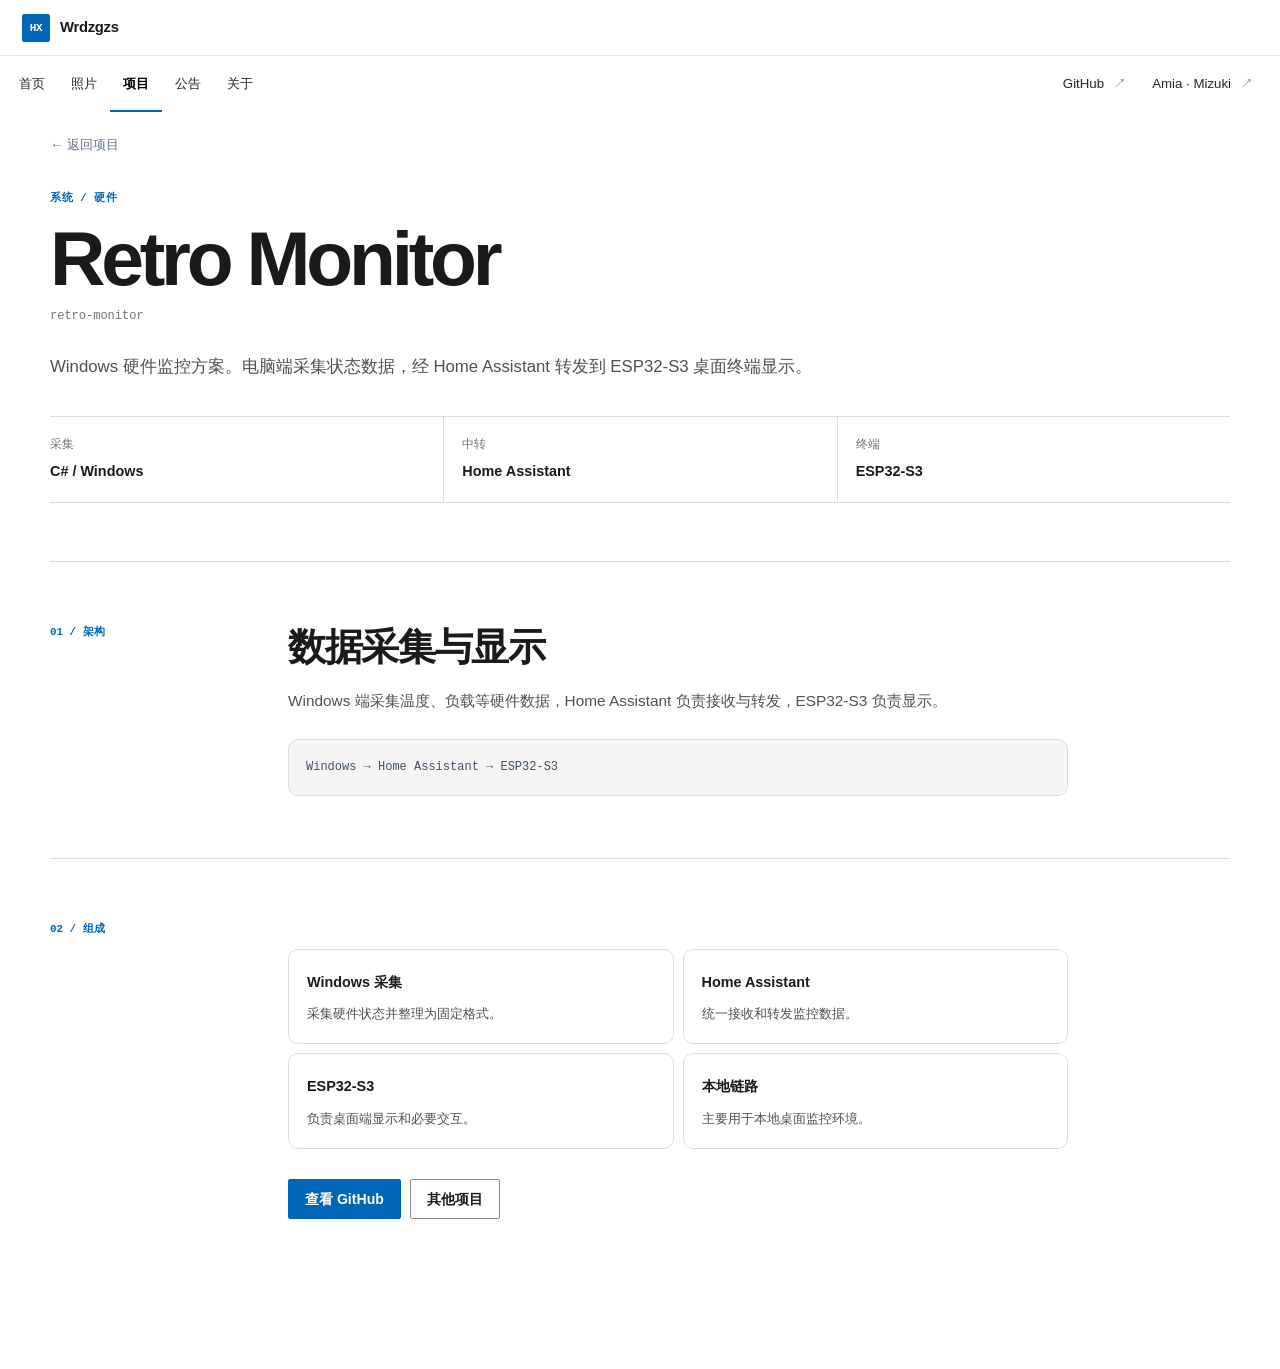
<file: projects/retro-monitor.html>
<!doctype html><html lang="zh-CN"><head><meta charset="utf-8"><meta name="viewport" content="width=device-width,initial-scale=1"><meta name="theme-color" content="#fff"><title>Retro Monitor · HX-Wrdzgzs</title><link rel="stylesheet" href="../home.css"><link rel="stylesheet" href="../detail.css"></head><body>
<aside class="site-sidebar" aria-label="网站菜单"><a class="sidebar-brand" href="../index.html"><span class="sidebar-brand-mark">HX</span><span class="sidebar-brand-text">Wrdzgzs</span></a><div class="sidebar-scroll"><section class="sidebar-group"><p class="sidebar-label">导航</p><nav class="sidebar-nav"><a class="sidebar-link" href="../index.html"><span class="sidebar-icon">⌂</span><span>首页</span></a><a class="sidebar-link" href="../journal.html"><span class="sidebar-icon">▧</span><span>照片</span></a><a class="sidebar-link" href="../projects.html" aria-current="page"><span class="sidebar-icon">&lt;&gt;</span><span>项目</span></a><a class="sidebar-link" href="../about.html"><span class="sidebar-icon">i</span><span>关于</span></a></nav></section><section class="sidebar-group"><p class="sidebar-label">链接</p><nav class="sidebar-nav"><a class="sidebar-link" href="https://github.com/HX-Wrdzgzs" target="_blank" rel="noreferrer"><span class="sidebar-icon">GH</span><span>GitHub</span><span class="external">↗</span></a><a class="sidebar-link" href="https://github.com/Amia-Mizuki-Dev-Team" target="_blank" rel="noreferrer"><span class="sidebar-icon">A</span><span>Amia · Mizuki</span><span class="external">↗</span></a></nav></section></div><div class="sidebar-footer">个人主页<br>© 2026 HX-Wrdzgzs</div></aside><div class="sidebar-overlay"></div><header class="mobile-header"><a class="mobile-brand" href="../index.html"><span class="sidebar-brand-mark">HX</span><span>Wrdzgzs</span></a><button class="mobile-menu-button" type="button" aria-label="打开菜单" aria-expanded="false"><span class="menu-lines"><span></span></span></button></header>
<div class="page-frame"><main class="app-shell detail-main"><a class="detail-back" href="../projects.html">← 返回项目</a><section class="detail-hero"><p class="detail-kicker">系统 / 硬件</p><h1 class="detail-title">Retro Monitor</h1><span class="detail-repo">retro-monitor</span><p class="detail-lead">Windows 硬件监控方案。电脑端采集状态数据，经 Home Assistant 转发到 ESP32-S3 桌面终端显示。</p><div class="detail-meta"><div><span>采集</span><strong>C# / Windows</strong></div><div><span>中转</span><strong>Home Assistant</strong></div><div><span>终端</span><strong>ESP32-S3</strong></div></div></section><section class="detail-section"><div class="detail-section-no">01 / 架构</div><div class="detail-content"><h2>数据采集与显示</h2><p>Windows 端采集温度、负载等硬件数据，Home Assistant 负责接收与转发，ESP32-S3 负责显示。</p><pre class="detail-flow">Windows → Home Assistant → ESP32-S3</pre></div></section><section class="detail-section"><div class="detail-section-no">02 / 组成</div><div class="detail-content"><div class="detail-points"><article class="detail-point"><strong>Windows 采集</strong><p>采集硬件状态并整理为固定格式。</p></article><article class="detail-point"><strong>Home Assistant</strong><p>统一接收和转发监控数据。</p></article><article class="detail-point"><strong>ESP32-S3</strong><p>负责桌面端显示和必要交互。</p></article><article class="detail-point"><strong>本地链路</strong><p>主要用于本地桌面监控环境。</p></article></div><div class="detail-actions"><a class="button primary" href="https://github.com/HX-Wrdzgzs/retro-monitor" target="_blank" rel="noreferrer">查看 GitHub</a><a class="button" href="../projects.html">其他项目</a></div></div></section></main></div><script src="../home.js"></script></body></html>
</file>
<file: home.css>
*{box-sizing:border-box}
:root{
  --canvas:#fff;
  --canvas-soft:#f6f8fb;
  --surface:#fff;
  --ink:#0c1728;
  --muted:#566579;
  --subtle:#8a96a6;
  --line:#e4e9f0;
  --line-strong:#d3dbe6;
  --accent:#2563eb;
  --accent-hover:#1d4ed8;
  --accent-soft:#edf4ff;
  --success:#23966a;
  --sidebar:248px;
  --shell:1160px;
  --sans:Inter,ui-sans-serif,-apple-system,BlinkMacSystemFont,"Segoe UI","Noto Sans SC","PingFang SC","Microsoft YaHei",sans-serif;
  --mono:ui-monospace,"SFMono-Regular",Menlo,Consolas,monospace;
}
html{background:var(--canvas);color-scheme:light;scroll-behavior:smooth;overflow-x:hidden}
body{margin:0;min-width:320px;max-width:100%;overflow-x:hidden;background:var(--canvas);color:var(--ink);font-family:var(--sans);line-height:1.72;-webkit-font-smoothing:antialiased}
a{color:inherit;text-decoration:none}button,input{font:inherit}button,a{-webkit-tap-highlight-color:transparent}button{color:inherit}::selection{background:#dbeafe;color:#0c1728}:focus-visible{outline:2px solid var(--accent);outline-offset:3px}
.app-shell{width:min(calc(100% - 64px),var(--shell));margin-inline:auto}

/* desktop sidebar */
.site-sidebar{position:fixed;inset:0 auto 0 0;z-index:80;width:var(--sidebar);display:flex;flex-direction:column;border-right:1px solid var(--line);background:#fbfcfe}
.sidebar-brand{height:84px;padding:0 22px;display:flex;align-items:center;gap:11px;border-bottom:1px solid var(--line);font-weight:700;letter-spacing:-.025em}
.sidebar-brand-mark{display:grid;place-items:center;width:34px;height:34px;border:1px solid #c9d8ee;border-radius:10px;background:var(--accent-soft);color:var(--accent);font:700 .78rem/1 var(--mono)}
.sidebar-brand-text{font-size:1rem}
.sidebar-scroll{padding:20px 12px;overflow:auto;overscroll-behavior:contain}
.sidebar-group+.sidebar-group{margin-top:26px}.sidebar-label{margin:0 10px 8px;color:var(--subtle);font:600 .65rem/1.2 var(--mono);letter-spacing:.08em;text-transform:uppercase}
.sidebar-nav{display:grid;gap:3px}.sidebar-link{min-height:42px;padding:0 11px;display:flex;align-items:center;gap:11px;border-radius:9px;color:#526175;font-size:.88rem;transition:background .16s ease,color .16s ease}.sidebar-link:hover{background:#f1f5fa;color:var(--ink)}.sidebar-link[aria-current="page"]{background:var(--accent-soft);color:var(--accent);font-weight:650}.sidebar-icon{width:18px;height:18px;display:grid;place-items:center;color:#768497}.sidebar-link[aria-current="page"] .sidebar-icon{color:var(--accent)}.sidebar-link .external{margin-left:auto;color:#a2acb9;font-size:.8rem}
.sidebar-note{margin:8px 10px 0;color:#9aa5b2;font-size:.72rem;line-height:1.55}
.sidebar-footer{margin-top:auto;padding:18px 22px;border-top:1px solid var(--line);color:#9aa5b2;font-size:.7rem;line-height:1.6}
.page-frame{min-height:100svh;margin-left:var(--sidebar)}
.mobile-header,.sidebar-overlay{display:none}

/* type and common elements */
.eyebrow{display:flex;align-items:center;gap:9px;margin:0 0 20px;color:#68778a;font:600 .72rem/1.4 var(--mono);letter-spacing:.07em;text-transform:uppercase}.eyebrow-dot{width:7px;height:7px;border-radius:50%;background:var(--accent);box-shadow:0 0 0 4px var(--accent-soft)}
.page-title{margin:0;color:var(--ink);font-size:clamp(3rem,6.8vw,6.1rem);font-weight:660;line-height:.99;letter-spacing:-.06em}.accent{color:var(--accent)}
.page-lead{max-width:760px;margin:26px 0 0;color:var(--muted);font-size:clamp(1.02rem,1.4vw,1.18rem);line-height:1.86}
.button{min-height:44px;padding:0 15px;display:inline-flex;align-items:center;justify-content:center;gap:9px;border:1px solid var(--line-strong);border-radius:9px;background:#fff;color:#26364b;font-size:.86rem;font-weight:560;cursor:pointer;transition:transform .16s ease,border-color .16s ease,background .16s ease,color .16s ease,box-shadow .16s ease}.button:hover{transform:translateY(-1px);border-color:#b8c5d6;background:#fbfcfe}.button.primary{border-color:var(--accent);background:var(--accent);color:#fff;box-shadow:0 8px 22px rgba(37,99,235,.14)}.button.primary:hover{border-color:var(--accent-hover);background:var(--accent-hover)}.button.ghost{background:transparent}

/* home */
.hero{position:relative;isolation:isolate;min-height:700px;padding:84px 0 82px;display:grid;grid-template-columns:minmax(0,1fr) minmax(400px,.85fr);gap:64px;align-items:center;overflow:hidden}.hero-copy,.product-window{position:relative;z-index:2}.hero-shader{position:absolute;z-index:0;inset:-4% -2% -2% 28%;width:74%;height:106%;pointer-events:none;opacity:1;mask-image:linear-gradient(90deg,transparent 0,#000 12%,#000 100%);-webkit-mask-image:linear-gradient(90deg,transparent 0,#000 12%,#000 100%)}.hero::after{content:"";position:absolute;z-index:1;inset:auto 0 0 28%;height:24%;pointer-events:none;background:linear-gradient(180deg,transparent,rgba(255,255,255,.72) 76%,#fff)}.hero-actions{display:flex;flex-wrap:wrap;gap:10px;margin-top:32px}.hero-meta{display:flex;flex-wrap:wrap;gap:8px;margin-top:22px}.hero-meta span{padding:6px 9px;border:1px solid var(--line);border-radius:7px;background:var(--canvas-soft);color:#68778a;font-size:.72rem}
.product-window{overflow:hidden;border:1px solid var(--line-strong);border-radius:16px;background:#fff;box-shadow:0 18px 48px rgba(17,35,62,.08)}.window-bar{height:44px;padding:0 14px;display:flex;align-items:center;gap:12px;border-bottom:1px solid var(--line);background:#fafbfd;color:var(--subtle);font:500 .68rem/1 var(--mono)}.window-dots{display:flex;gap:5px;margin-right:auto}.window-dots i{width:7px;height:7px;border:1px solid #bec9d7;border-radius:50%;background:#fff}.window-path+.window-path{margin-left:auto}.workspace{min-height:408px;display:grid;grid-template-columns:138px 1fr}.workspace-sidebar{padding:16px 10px;border-right:1px solid var(--line);background:#f7f9fc}.workspace-label{padding:4px 8px 12px;color:var(--subtle);font:600 .64rem/1 var(--mono);letter-spacing:.08em;text-transform:uppercase}.workspace-tab{width:100%;padding:9px;border:0;border-radius:8px;background:transparent;color:#617084;text-align:left;font-size:.72rem;overflow-wrap:anywhere;cursor:pointer}.workspace-tab:hover{background:#fff;color:var(--ink)}.workspace-tab.is-active{background:#fff;color:var(--accent);font-weight:650;box-shadow:0 0 0 1px var(--line)}.workspace-main{padding:28px;display:flex;flex-direction:column}.workspace-top{display:flex;align-items:flex-start;justify-content:space-between;gap:18px}.workspace-kicker{margin:0 0 8px;color:var(--accent);font:600 .66rem/1.4 var(--mono);letter-spacing:.05em}.workspace-title{margin:0;font-size:1.42rem;line-height:1.22;letter-spacing:-.03em;overflow-wrap:anywhere}.status-pill{display:inline-flex;align-items:center;gap:6px;padding:5px 8px;border:1px solid #d8e7df;border-radius:999px;background:#f4fbf7;color:#357256;font-size:.69rem;white-space:nowrap}.status-pill i,.activity-state i{width:6px;height:6px;border-radius:50%;background:#31a36f}.workspace-desc{margin:21px 0 0;color:var(--muted);font-size:.9rem}.stack-row,.card-tags,.feature-tags{display:flex;flex-wrap:wrap;gap:6px;margin-top:18px}.tech-chip,.card-tags span,.feature-tags span{padding:5px 8px;border:1px solid var(--line);border-radius:6px;background:#fafbfd;color:#5b6b7e;font:500 .66rem/1.2 var(--mono)}.workspace-flow{margin-top:28px;padding-top:19px;border-top:1px solid var(--line)}.flow-label{margin-bottom:12px;color:var(--subtle);font:600 .63rem/1 var(--mono)}.flow-line{display:grid;grid-template-columns:repeat(3,minmax(0,1fr));gap:8px}.flow-node{padding:10px 8px;border:1px solid var(--line);border-radius:8px;background:var(--canvas-soft);color:#3f5065;text-align:center;font-size:.72rem}.workspace-footer{margin-top:auto;padding-top:23px;display:flex;justify-content:space-between;gap:18px;color:var(--subtle);font:500 .62rem/1 var(--mono)}
.section{padding:88px 0;border-top:1px solid var(--line)}.section-head{margin-bottom:32px;display:grid;grid-template-columns:minmax(0,1fr) minmax(220px,350px);gap:52px;align-items:end}.section-index{display:block;margin-bottom:12px;color:var(--accent);font:600 .68rem/1.4 var(--mono);letter-spacing:.05em}.section-head h2{margin:0;font-size:clamp(2rem,3.6vw,3.2rem);line-height:1.08;letter-spacing:-.04em;font-weight:630}.section-head p{margin:0;color:var(--muted);font-size:.92rem}.feature-grid{display:grid;grid-template-columns:repeat(3,minmax(0,1fr));gap:12px}.feature-card{position:relative;min-height:292px;padding:24px;border:1px solid var(--line);border-radius:12px;background:#fff;transition:transform .18s ease,border-color .18s ease,box-shadow .18s ease}.feature-card:hover{transform:translateY(-3px);border-color:#cad5e4;box-shadow:0 14px 34px rgba(17,35,62,.07)}.feature-number{color:var(--subtle);font:600 .66rem/1 var(--mono)}.feature-card .arrow{position:absolute;right:22px;top:20px;color:var(--accent)}.feature-card h3{margin:56px 0 4px;font-size:1.28rem;letter-spacing:-.025em}.feature-repo{display:block;margin-bottom:12px;color:var(--subtle);font:500 .68rem/1.5 var(--mono);overflow-wrap:anywhere}.feature-card p{margin:0;color:var(--muted);font-size:.9rem}.feature-tags{position:absolute;left:24px;right:24px;bottom:22px}.activity-list{border-top:1px solid var(--line)}.activity-row{display:grid;grid-template-columns:120px minmax(0,1fr) 160px;gap:24px;align-items:center;padding:20px 2px;border-bottom:1px solid var(--line)}.activity-state{display:flex;align-items:center;gap:8px;color:#5b6b7f;font-size:.76rem}.activity-row h3{margin:0 0 4px;font-size:1rem}.activity-row p{margin:0;color:var(--muted);font-size:.86rem}.activity-row .meta{justify-self:end;color:var(--subtle);font:500 .65rem/1.3 var(--mono);text-align:right}.secondary-grid{display:grid;grid-template-columns:repeat(2,minmax(0,1fr));gap:12px}.info-panel{padding:26px;border:1px solid var(--line);border-radius:12px;background:#fff}.info-panel h3{margin:0 0 9px;font-size:1.16rem}.info-panel>p{margin:0;color:var(--muted);font-size:.9rem}.topic-grid{display:grid;grid-template-columns:repeat(2,minmax(0,1fr));gap:8px;margin-top:22px}.topic{padding:12px;border:1px solid var(--line);border-radius:9px;background:var(--canvas-soft)}.topic strong{display:block;font-size:.83rem}.topic span{display:block;margin-top:3px;color:var(--subtle);font:500 .61rem/1.4 var(--mono)}.cta-band{padding:0 0 88px}.cta-inner{padding:29px 31px;display:flex;align-items:center;justify-content:space-between;gap:30px;border:1px solid #d8e2ef;border-radius:14px;background:#f7faff}.cta-inner h2{margin:0 0 6px;font-size:1.38rem}.cta-inner p{margin:0;color:var(--muted);font-size:.88rem}.site-footer{border-top:1px solid var(--line);background:#fbfcfe}.footer-inner{min-height:92px;display:flex;align-items:center;justify-content:space-between;gap:24px;color:var(--subtle);font-size:.75rem}.footer-links{display:flex;gap:18px}.footer-links a:hover{color:var(--accent)}

/* projects */
.page-hero{padding:84px 0 52px}.page-hero .page-title{font-size:clamp(3.3rem,7vw,5.8rem)}.page-count{margin-top:25px;color:var(--subtle);font:500 .72rem/1.4 var(--mono)}.page-count span{color:var(--ink);font-weight:700}.project-toolbar{position:sticky;top:0;z-index:35;border-top:1px solid var(--line);border-bottom:1px solid var(--line);background:rgba(255,255,255,.94);backdrop-filter:blur(18px)}.toolbar-inner{min-height:74px;display:flex;align-items:center;gap:18px;justify-content:space-between}.search-box{width:min(340px,100%);min-height:42px;padding:0 10px;display:flex;align-items:center;gap:9px;border:1px solid var(--line-strong);border-radius:9px;background:#fff}.search-box:focus-within{border-color:#94b7f5;box-shadow:0 0 0 3px var(--accent-soft)}.search-icon,.search-hint{color:var(--subtle)}.search-box input{min-width:0;flex:1;border:0;outline:0;background:transparent;color:var(--ink);font-size:.84rem}.search-box input::placeholder{color:#99a4b1}.search-hint{font:500 .66rem/1 var(--mono)}.filters{display:flex;flex-wrap:wrap;gap:6px;justify-content:flex-end;overflow:visible}.filter{padding:8px 11px;border:1px solid transparent;border-radius:8px;background:transparent;color:#66758a;font-size:.78rem;cursor:pointer}.filter:hover{background:var(--canvas-soft);color:var(--ink)}.filter.is-active{border-color:#d6e3f8;background:var(--accent-soft);color:var(--accent);font-weight:650}.project-results{padding:32px 0 88px}.results-head{margin-bottom:14px;display:flex;justify-content:space-between;gap:20px;color:var(--subtle);font:500 .68rem/1.4 var(--mono)}.project-grid{display:grid;grid-template-columns:repeat(2,minmax(0,1fr));gap:12px}.project-card{min-width:0;min-height:340px;padding:23px;display:flex;flex-direction:column;border:1px solid var(--line);border-radius:12px;background:#fff;transition:transform .18s ease,border-color .18s ease,box-shadow .18s ease}.project-card:hover{transform:translateY(-2px);border-color:#c9d4e3;box-shadow:0 12px 30px rgba(17,35,62,.06)}.card-top{display:flex;align-items:center;justify-content:space-between;gap:14px;color:var(--subtle);font:500 .66rem/1.4 var(--mono)}.card-state{display:inline-flex;align-items:center;gap:6px;white-space:nowrap}.card-state i{width:6px;height:6px;border-radius:50%;background:#a8b2bf}.card-state.live i{background:var(--success)}.project-card h2{margin:30px 0 2px;font-size:1.45rem;line-height:1.2;letter-spacing:-.03em}.repo-name{color:var(--subtle);font:500 .69rem/1.5 var(--mono);overflow-wrap:anywhere}.project-summary{margin:17px 0 0;color:#34465d;font-size:.94rem;line-height:1.75}.project-detail{margin:8px 0 0;color:var(--muted);font-size:.86rem;line-height:1.75}.card-tags{margin-top:20px}.card-actions{margin-top:auto;padding-top:19px;border-top:1px solid var(--line);display:flex;align-items:flex-start;justify-content:space-between;gap:12px;flex-wrap:wrap}.card-actions-left{display:flex;gap:13px;flex-wrap:wrap}.text-link,.repo-link{padding:0;border:0;background:none;color:#40536a;font-size:.78rem;cursor:pointer}.text-link:hover,.repo-link:hover{color:var(--accent)}.repo-link{font:600 .66rem/1.5 var(--mono);letter-spacing:.04em}.empty-state{padding:70px 20px;text-align:center;border:1px dashed var(--line-strong);border-radius:12px;color:var(--muted)}.empty-state strong,.empty-state span{display:block}.pagination{margin-top:24px;display:flex;justify-content:center;gap:6px}.page-btn{min-width:38px;height:38px;padding:0 10px;border:1px solid var(--line);border-radius:8px;background:#fff;color:#5c6b7e;cursor:pointer}.page-btn:hover:not(:disabled){border-color:#b9c7d9;color:var(--ink)}.page-btn.is-active{border-color:var(--accent);background:var(--accent);color:#fff}.page-btn:disabled{opacity:.38;cursor:default}
.modal-backdrop{position:fixed;inset:0;z-index:120;padding:24px;display:grid;place-items:center;background:rgba(12,23,40,.24);backdrop-filter:blur(6px);opacity:0;visibility:hidden;transition:.18s ease}.modal-backdrop.is-open{opacity:1;visibility:visible}.project-modal{width:min(620px,100%);max-height:min(760px,calc(100svh - 48px));overflow:auto;border:1px solid var(--line-strong);border-radius:14px;background:#fff;box-shadow:0 26px 80px rgba(17,35,62,.18);transform:translateY(10px);transition:transform .18s ease}.modal-backdrop.is-open .project-modal{transform:none}.modal-head{height:52px;padding:0 17px;display:flex;align-items:center;justify-content:space-between;border-bottom:1px solid var(--line);color:var(--subtle);font:600 .66rem/1 var(--mono)}.modal-close{width:34px;height:34px;border:0;border-radius:8px;background:transparent;color:#64748b;font-size:1.4rem;cursor:pointer}.modal-close:hover{background:var(--canvas-soft);color:var(--ink)}.modal-body{padding:25px}.modal-body h2{margin:0;font-size:1.7rem;letter-spacing:-.035em}.modal-repo{display:block;margin-top:4px;color:var(--subtle);font:500 .7rem/1.5 var(--mono);overflow-wrap:anywhere}.modal-summary{margin:19px 0 0;color:#34465d;font-size:.97rem}.modal-section{margin-top:22px;padding-top:20px;border-top:1px solid var(--line)}.modal-section label{display:block;margin-bottom:8px;color:var(--subtle);font:600 .64rem/1.3 var(--mono)}.modal-section p{margin:0;color:var(--muted);font-size:.9rem}.modal-actions{margin-top:25px;display:flex;gap:8px;flex-wrap:wrap}

/* about */
.about-hero{padding:84px 0 64px;display:grid;grid-template-columns:minmax(0,1fr) minmax(320px,.7fr);gap:70px;align-items:end}.about-facts{border-top:1px solid var(--line)}.about-fact{padding:14px 0;display:flex;align-items:center;justify-content:space-between;gap:24px;border-bottom:1px solid var(--line)}.about-fact span{color:var(--subtle);font-size:.76rem}.about-fact strong{font-size:.82rem;text-align:right}.about-copy{padding:64px 0;display:grid;grid-template-columns:180px minmax(0,760px);gap:62px;border-top:1px solid var(--line)}.about-copy>h2{margin:0;color:var(--accent);font:600 .7rem/1.5 var(--mono)}.prose p{margin:0 0 15px;color:var(--muted);font-size:1rem;line-height:1.88}.work-grid{display:grid;grid-template-columns:repeat(3,minmax(0,1fr));gap:9px}.work-card{padding:18px;border:1px solid var(--line);border-radius:10px;background:#fff}.work-card small{color:var(--subtle);font:600 .61rem/1 var(--mono)}.work-card h3{margin:22px 0 7px;font-size:1rem}.work-card p{margin:0;color:var(--muted);font-size:.84rem}.link-list{border-top:1px solid var(--line)}.link-row{padding:16px 2px;display:grid;grid-template-columns:130px minmax(0,1fr) 20px;gap:20px;align-items:center;border-bottom:1px solid var(--line)}.link-row span{color:var(--subtle);font:500 .64rem/1.4 var(--mono)}.link-row strong{font-size:.88rem}.link-row i{font-style:normal;color:var(--accent)}

.reveal{opacity:0;transform:translateY(12px)}.reveal.is-visible{opacity:1;transform:none;transition:opacity .48s ease,transform .48s ease}

@media(max-width:1050px){.hero{grid-template-columns:1fr;min-height:0;gap:44px}.product-window{max-width:720px}.feature-grid{grid-template-columns:1fr 1fr}.feature-card:last-child{grid-column:1/-1}.about-hero{grid-template-columns:1fr;gap:38px}}
@media(max-width:900px){
  :root{--sidebar:0px}.app-shell{width:min(calc(100% - 32px),var(--shell))}.page-frame{margin-left:0;padding-top:64px}.site-sidebar{width:min(84vw,318px);transform:translateX(-102%);box-shadow:0 24px 70px rgba(17,35,62,.16);transition:transform .22s ease}.site-sidebar.is-open{transform:none}.sidebar-overlay{position:fixed;inset:0;z-index:70;display:block;background:rgba(12,23,40,.2);backdrop-filter:blur(3px);opacity:0;visibility:hidden;transition:.2s ease}.sidebar-overlay.is-open{opacity:1;visibility:visible}.mobile-header{position:fixed;inset:0 0 auto 0;z-index:65;height:64px;padding:0 16px;display:flex;align-items:center;justify-content:space-between;border-bottom:1px solid var(--line);background:rgba(255,255,255,.94);backdrop-filter:blur(18px)}.mobile-brand{display:flex;align-items:center;gap:9px;font-weight:700}.mobile-brand .sidebar-brand-mark{width:32px;height:32px}.mobile-menu-button{width:42px;height:42px;border:1px solid var(--line);border-radius:9px;background:#fff;display:grid;place-items:center;cursor:pointer}.menu-lines{width:18px;height:14px;position:relative}.menu-lines::before,.menu-lines::after,.menu-lines span{content:"";position:absolute;left:0;width:18px;height:1.5px;border-radius:2px;background:#334155;transition:.2s ease}.menu-lines::before{top:1px}.menu-lines span{top:6px}.menu-lines::after{top:11px}.mobile-menu-button.is-open .menu-lines::before{top:6px;transform:rotate(45deg)}.mobile-menu-button.is-open .menu-lines span{opacity:0}.mobile-menu-button.is-open .menu-lines::after{top:6px;transform:rotate(-45deg)}
  .project-toolbar{top:64px}.toolbar-inner{padding:12px 0;display:grid;gap:10px}.search-box{width:100%}.filters{width:100%;display:grid;grid-template-columns:repeat(2,minmax(0,1fr));gap:7px}.filter{min-height:40px;border-color:var(--line);background:#fff}.filter:first-child{grid-column:1/-1}.project-grid{grid-template-columns:1fr}.project-card{min-height:0}.card-actions{align-items:center}.hero{padding-top:60px}.feature-grid{grid-template-columns:1fr}.feature-card:last-child{grid-column:auto}.section-head{grid-template-columns:1fr;gap:14px}.activity-row{grid-template-columns:100px minmax(0,1fr);gap:14px}.activity-row .meta{display:none}.about-copy{grid-template-columns:1fr;gap:18px}.work-grid{grid-template-columns:1fr}.link-row{grid-template-columns:100px minmax(0,1fr) 20px}
}
@media(max-width:620px){
  .app-shell{width:min(calc(100% - 28px),var(--shell))}.page-title{font-size:clamp(2.8rem,14vw,4.5rem)}.hero{padding:48px 0 62px;gap:34px}.hero-meta{display:grid;grid-template-columns:1fr}.product-window{border-radius:13px}.workspace{grid-template-columns:1fr}.workspace-sidebar{padding:10px;display:grid;grid-template-columns:repeat(2,minmax(0,1fr));gap:6px;border-right:0;border-bottom:1px solid var(--line)}.workspace-label{display:none}.workspace-main{padding:21px}.flow-line{grid-template-columns:1fr}.workspace-footer{display:none}.section{padding:68px 0}.feature-card{min-height:300px}.secondary-grid,.topic-grid{grid-template-columns:1fr}.cta-inner{padding:24px;align-items:flex-start;flex-direction:column}.footer-inner{padding:24px 0;align-items:flex-start;flex-direction:column}.project-results{padding-top:24px}.results-head span:last-child{display:none}.project-card{padding:20px}.project-card h2{margin-top:24px;font-size:1.32rem}.card-actions{padding-top:17px;display:grid;grid-template-columns:1fr}.card-actions-left{gap:14px}.repo-link{justify-self:start}.modal-backdrop{padding:12px}.modal-body{padding:21px}.about-hero{padding:56px 0 48px}.about-fact{align-items:flex-start;flex-direction:column;gap:4px}.about-fact strong{text-align:left}.link-row{grid-template-columns:1fr 20px;gap:6px 12px}.link-row span{grid-column:1/-1}.link-row i{grid-column:2;grid-row:2}.sidebar-brand{height:72px}
}
@media(max-width:1050px){.hero-shader{inset:0 0 auto 24%;width:76%;height:58%;opacity:.72}.hero::after{inset:20% 0 auto 18%;height:42%;background:linear-gradient(180deg,transparent,rgba(255,255,255,.94) 76%,#fff)}}
@media(max-width:620px){.hero-shader{inset:0 -18% auto 22%;width:96%;height:50%;opacity:.58}.hero::after{inset:10% -10% auto 12%;height:44%}}
@media(prefers-reduced-motion:reduce){html{scroll-behavior:auto}.reveal{opacity:1;transform:none}.reveal.is-visible{transition:none}.site-sidebar,.sidebar-overlay,.mobile-menu-button *{transition:none!important}.hero-shader{opacity:.46}}
</file>
<file: layout.css>
/* Shared site shell: desktop top navigation + mobile drawer */
.site-sidebar{
  position:fixed;
  inset:0 0 auto 0;
  z-index:80;
  width:100%;
  height:56px;
  display:flex;
  align-items:stretch;
  border-right:0;
  border-bottom:1px solid #e6e6e6;
  background:rgba(255,255,255,.96);
  box-shadow:none;
  backdrop-filter:blur(18px);
}
.sidebar-brand{
  height:56px;
  padding:0 22px;
  display:flex;
  align-items:center;
  gap:10px;
  flex:0 0 auto;
  border:0;
  font-weight:650;
  letter-spacing:-.02em;
}
.sidebar-brand-mark{
  display:grid;
  place-items:center;
  width:28px;
  height:28px;
  flex:0 0 28px;
  border:0;
  border-radius:2px;
  background:#0067b8;
  color:#fff;
  font:700 .68rem/1 var(--mono);
}
.sidebar-brand-text{font-size:.93rem}
.sidebar-scroll{
  min-width:0;
  flex:1;
  padding:0 14px 0 6px;
  display:flex;
  align-items:stretch;
  overflow:visible;
}
.sidebar-group{
  margin:0!important;
  display:flex;
  align-items:stretch;
}
.sidebar-group:nth-child(2){margin-left:auto!important}
.sidebar-group[data-sidebar-sites],
.sidebar-group[data-sidebar-friends]{display:none}
.sidebar-label{display:none}
.sidebar-nav{
  display:flex;
  align-items:stretch;
  gap:0;
}
.sidebar-link{
  min-height:56px;
  height:56px;
  padding:0 13px;
  display:flex;
  align-items:center;
  gap:7px;
  border:0;
  border-radius:0;
  color:#262626;
  font-size:.83rem;
  transition:background .14s ease,color .14s ease;
}
.sidebar-link:hover{background:#f2f2f2;color:#000}
.sidebar-link[aria-current="page"]{
  background:transparent;
  color:#000;
  font-weight:650;
  box-shadow:inset 0 -2px 0 #0067b8;
}
.sidebar-icon{display:none}
.sidebar-link .external{margin-left:2px;color:#777}
.sidebar-footer{display:none}
.page-frame{
  min-width:0;
  min-height:100svh;
  margin-left:0;
  padding-top:56px;
}
.mobile-header,.sidebar-overlay{display:none}

/* Project page */
.project-toolbar{top:56px}
.filters{scrollbar-width:none}
.filters::-webkit-scrollbar{display:none}
.card-actions{border-top:0!important;padding-top:0!important}
.project-card .project-summary{margin-bottom:9px}
.project-card .project-detail{margin-top:0;color:var(--muted);font-size:.84rem;line-height:1.72}
.repo-name,.feature-repo,.modal-repo,.detail-repo{word-break:break-word}

/* Existing home/site link components */
.site-link-grid{display:grid;grid-template-columns:repeat(3,minmax(0,1fr));gap:16px}
.site-link-card{position:relative;min-height:180px;padding:24px;border:1px solid var(--line);border-radius:4px;background:#fff;color:var(--ink);transition:transform .16s ease,box-shadow .16s ease}
.site-link-card:hover{transform:translateY(-2px);box-shadow:0 8px 22px rgba(0,0,0,.08)}
.site-link-type{display:block;margin-bottom:32px;color:var(--subtle);font:650 .66rem/1.3 var(--mono);letter-spacing:.08em}
.site-link-card h3{margin:0 38px 10px 0;font-size:1.18rem;letter-spacing:-.025em}
.site-link-card p{margin:0;color:var(--muted);font-size:.86rem;line-height:1.7}
.site-link-arrow{position:absolute;top:22px;right:22px;color:var(--accent);font-size:1rem}
.friend-link-grid{grid-template-columns:repeat(2,minmax(0,1fr))}

@media (max-width:900px){
  body{overflow-x:hidden}
  .page-frame{margin-left:0;padding-top:56px}
  .site-sidebar{
    inset:56px auto 0 0;
    width:min(86vw,340px);
    height:auto;
    display:flex;
    flex-direction:column;
    align-items:stretch;
    border-right:1px solid #e0e0e0;
    border-bottom:0;
    background:#fff;
    transform:translateX(-105%);
    transition:transform .2s cubic-bezier(.2,.7,.2,1);
    box-shadow:18px 0 48px rgba(0,0,0,.12);
    backdrop-filter:none;
  }
  .site-sidebar.is-open{transform:translateX(0)}
  .site-sidebar>.sidebar-brand{display:none}
  .sidebar-scroll{
    flex:1;
    display:block;
    overflow:auto;
    padding:18px 12px 30px;
  }
  .sidebar-group,.sidebar-group:nth-child(2){
    display:block;
    margin:0!important;
  }
  .sidebar-group+.sidebar-group{margin-top:24px!important}
  .sidebar-group[data-sidebar-sites],
  .sidebar-group[data-sidebar-friends]{display:block}
  .sidebar-label{
    display:block;
    margin:0 10px 8px;
    color:#757575;
    font:600 .65rem/1.4 var(--mono);
    letter-spacing:.07em;
    text-transform:uppercase;
  }
  .sidebar-nav{display:grid;gap:2px}
  .sidebar-link{
    min-height:44px;
    height:auto;
    padding:0 10px;
    border-radius:3px;
  }
  .sidebar-link:hover{background:#f2f2f2}
  .sidebar-link[aria-current="page"]{
    background:#f2f8fd;
    color:#0067b8;
    box-shadow:inset 3px 0 0 #0067b8;
  }
  .sidebar-icon{
    width:24px;
    display:grid;
    place-items:center;
    color:#737373;
    font:650 .68rem/1 var(--mono);
  }
  .sidebar-footer{display:none}
  .sidebar-overlay{
    display:block;
    position:fixed;
    inset:56px 0 0 0;
    z-index:70;
    background:rgba(0,0,0,.28);
    opacity:0;
    visibility:hidden;
    pointer-events:none;
    transition:opacity .18s ease,visibility .18s ease;
  }
  .sidebar-overlay.is-open{opacity:1;visibility:visible;pointer-events:auto}
  .mobile-header{
    position:fixed;
    inset:0 0 auto 0;
    z-index:90;
    height:56px;
    padding:0 16px;
    display:flex;
    align-items:center;
    justify-content:space-between;
    border-bottom:1px solid #e6e6e6;
    background:rgba(255,255,255,.98);
    backdrop-filter:blur(18px);
  }
  .mobile-brand{display:flex;align-items:center;gap:10px;font-weight:650;letter-spacing:-.02em}
  .mobile-menu-button{
    display:grid!important;
    place-items:center;
    width:38px!important;
    height:38px!important;
    padding:0!important;
    border:0!important;
    border-radius:2px!important;
    background:transparent!important;
    box-shadow:none!important;
    cursor:pointer;
  }
  .mobile-menu-button:hover{background:#f2f2f2!important}
  .menu-lines,.menu-lines span,.menu-lines:before,.menu-lines:after{
    display:block;
    width:19px;
    height:1.5px;
    background:#222;
    border-radius:2px;
    transition:transform .18s ease,opacity .18s ease;
  }
  .menu-lines{position:relative;background:transparent}
  .menu-lines:before,.menu-lines:after{content:"";position:absolute;left:0}
  .menu-lines:before{top:-5px}
  .menu-lines:after{top:5px}
  .mobile-menu-button.is-open .menu-lines span{opacity:0}
  .mobile-menu-button.is-open .menu-lines:before{top:0;transform:rotate(45deg)}
  .mobile-menu-button.is-open .menu-lines:after{top:0;transform:rotate(-45deg)}
  .project-toolbar{top:56px}
  .toolbar-inner{padding:12px 0 14px;display:grid!important;gap:12px!important}
  .search-box{width:100%!important}
  .filters{display:grid!important;grid-template-columns:repeat(3,minmax(0,1fr));width:100%;gap:6px!important;overflow:visible!important;padding:0!important}
  .filter{min-width:0!important;padding:9px 7px!important;white-space:normal!important;text-align:center;line-height:1.3}
  .project-card{min-height:0!important;display:flex;flex-direction:column;overflow:hidden}
  .card-actions{position:static!important;left:auto!important;right:auto!important;bottom:auto!important;margin-top:20px!important;display:flex!important;flex-direction:column!important;align-items:flex-start!important;gap:10px!important}
  .card-actions-left{display:flex!important;flex-wrap:wrap!important;gap:12px!important}
  .project-card .card-tags{margin-top:16px}
  .site-link-grid{grid-template-columns:repeat(2,minmax(0,1fr))}
}

@media (max-width:520px){
  .app-shell{width:min(calc(100% - 32px),var(--shell))}
  .filters{grid-template-columns:repeat(2,minmax(0,1fr))}
  .site-link-grid,.friend-link-grid{grid-template-columns:1fr}
  .site-link-card{min-height:150px;padding:20px}
  .site-link-type{margin-bottom:24px}
}
</file>
<file: fluent.css>
/* 2026-09-27 visual refresh.
   Microsoft/Fluent-inspired spacing, typography and content hierarchy without copying Microsoft assets or markup. */
:root{
  --canvas:#fff;
  --canvas-soft:#f5f5f5;
  --surface:#fff;
  --ink:#1a1a1a;
  --muted:#505050;
  --subtle:#737373;
  --line:#dedede;
  --line-strong:#c8c8c8;
  --accent:#0067b8;
  --accent-hover:#005a9e;
  --accent-soft:#eef6fc;
  --success:#107c10;
  --shell:1180px;
  --sans:"Segoe UI","Segoe UI Variable","Noto Sans SC","Microsoft YaHei",Arial,sans-serif;
}
html{background:#fff}
body{background:#fff;color:var(--ink);font-family:var(--sans)}
::selection{background:#cfe8f7;color:#111}
.app-shell{width:min(calc(100% - 64px),var(--shell));margin-inline:auto}
.button{min-height:40px;padding:0 16px;border:1px solid #8a8a8a;border-radius:2px;background:#fff;color:#1a1a1a;font-size:.88rem;font-weight:650;box-shadow:none;transition:background .15s ease,border-color .15s ease,transform .15s ease}
.button:hover{transform:none;background:#f2f2f2;border-color:#6b6b6b}
.button.primary{border-color:#0067b8;background:#0067b8;color:#fff;box-shadow:none}
.button.primary:hover{background:#005a9e;border-color:#005a9e}
.page-title{font-weight:600;letter-spacing:-.045em}
.page-lead{color:#4b4b4b}
.eyebrow,.section-index{color:#0067b8}
.feature-card,.info-panel,.project-card,.work-card,.about-fact{border-color:#e1e1e1;border-radius:4px}
.feature-card:hover,.project-card:hover{border-color:#c8c8c8;box-shadow:0 6px 20px rgba(0,0,0,.08)}
.project-toolbar{background:rgba(255,255,255,.96)}
.filter{border-radius:2px}
.filter.is-active{border-color:#c9e2f3;background:#eef6fc;color:#0067b8}
.search-box{border-radius:2px}
.site-footer{background:#f2f2f2;border-top:0}
.footer-inner{min-height:82px}

.ms-home-hero{background:radial-gradient(circle at 78% 18%,rgba(0,103,184,.16),transparent 28%),linear-gradient(115deg,#f3f8fc 0%,#fff 58%,#eef5fb 100%)}
.ms-home-hero-inner{min-height:620px;padding:78px 0 70px;display:grid;grid-template-columns:minmax(0,1.05fr) minmax(360px,.78fr);gap:70px;align-items:center}
.ms-kicker,.ms-section-head>div>span,.ms-feature-label,.ms-alert-label,.ms-number,.ms-cta span{font:650 .72rem/1.4 var(--mono);letter-spacing:.08em;text-transform:uppercase}
.ms-kicker{margin:0 0 22px;color:#0067b8}
.ms-home-copy h1{margin:0;max-width:760px;font-size:clamp(3rem,6vw,5.6rem);font-weight:600;line-height:.99;letter-spacing:-.055em}
.ms-lead{max-width:700px;margin:28px 0 0;color:#3f3f3f;font-size:clamp(1.02rem,1.5vw,1.19rem);line-height:1.78}
.ms-actions{display:flex;flex-wrap:wrap;gap:10px;margin-top:32px}
.ms-hero-feature{min-height:400px;display:flex;flex-direction:column;background:#fff;box-shadow:0 16px 48px rgba(0,0,0,.12)}
.ms-feature-label{padding:18px 22px;border-bottom:1px solid #e7e7e7;color:#666}
.ms-feature-body{padding:34px;display:flex;flex:1;flex-direction:column}
.ms-feature-chip{align-self:flex-start;padding:5px 8px;background:#eef6fc;color:#0067b8;font-size:.7rem;font-weight:650}
.ms-feature-body h2{margin:24px 0 12px;font-size:clamp(1.8rem,3vw,2.7rem);line-height:1.08;letter-spacing:-.035em}
.ms-feature-body p{margin:0;color:#505050;font-size:.96rem;line-height:1.75}
.ms-feature-body a{margin-top:auto;padding-top:28px;color:#0067b8;font-weight:650}
.ms-feature-body a:hover{text-decoration:underline}
.ms-alert-wrap{padding-top:36px}
.ms-alert{display:flex;align-items:center;justify-content:space-between;gap:34px;padding:22px 24px;border-left:4px solid #0067b8;background:#f5f5f5}
.ms-alert-label{display:block;margin-bottom:6px;color:#5f5f5f}
.ms-alert strong{display:block;font-size:1.12rem}
.ms-alert p{max-width:900px;margin:6px 0 0;color:#555;font-size:.88rem;line-height:1.65}
.ms-alert-action{flex:0 0 auto;color:#0067b8;font-weight:650}
.ms-section{padding:88px 0}
.ms-section-soft{max-width:none;width:100%;padding:88px 0;background:#f5f5f5}
.ms-section-head{margin-bottom:34px;display:flex;align-items:end;justify-content:space-between;gap:30px}
.ms-section-head>div>span{display:block;margin-bottom:10px;color:#0067b8}
.ms-section-head h2{margin:0;max-width:780px;font-size:clamp(2rem,4vw,3.5rem);font-weight:600;line-height:1.08;letter-spacing:-.045em}
.ms-section-head>a{color:#0067b8;font-weight:650;white-space:nowrap}
.ms-section-head>a:hover{text-decoration:underline}
.ms-card-grid{display:grid;grid-template-columns:repeat(3,minmax(0,1fr));gap:18px}
.ms-card{min-height:300px;padding:28px;display:flex;flex-direction:column;border:1px solid #dedede;background:#fff;transition:box-shadow .16s ease,transform .16s ease}
.ms-card:hover{transform:translateY(-2px);box-shadow:0 9px 26px rgba(0,0,0,.09)}
.ms-card-wide{grid-column:span 2;background:#0f6cbd;color:#fff;border-color:#0f6cbd}
.ms-card-meta{color:#737373;font:650 .68rem/1.4 var(--mono);letter-spacing:.05em}
.ms-card-wide .ms-card-meta{color:#dbeeff}
.ms-card h3{margin:52px 0 10px;font-size:1.55rem;line-height:1.16;letter-spacing:-.03em}
.ms-card p{margin:0;color:#555;line-height:1.72}
.ms-card-wide p{color:#edf7ff}
.ms-card>span:last-child{margin-top:auto;padding-top:28px;color:#0067b8;font-weight:650}
.ms-card-wide>span:last-child{color:#fff}
.ms-split-grid{display:grid;grid-template-columns:repeat(3,minmax(0,1fr));gap:18px}
.ms-info-block{min-height:280px;padding:28px;border-top:4px solid #0067b8;background:#fff}
.ms-number{color:#0067b8}
.ms-info-block h3{margin:48px 0 10px;font-size:1.45rem;letter-spacing:-.025em}
.ms-info-block p{margin:0;color:#555;line-height:1.72}
.ms-link-row{margin-top:28px;display:flex;flex-wrap:wrap;gap:14px}
.ms-link-row a{color:#0067b8;font-weight:650}
.ms-photo-strip{display:grid;grid-template-columns:1.25fr 1fr 1fr;gap:16px}
.ms-photo-strip a{min-height:300px;overflow:hidden;background:#eee}
.ms-photo-strip img{width:100%;height:100%;display:block;object-fit:cover;transition:transform .25s ease}
.ms-photo-strip a:hover img{transform:scale(1.02)}
.ms-cta{padding:66px 0;background:#201f1e;color:#fff}
.ms-cta-inner{display:flex;align-items:center;justify-content:space-between;gap:30px}
.ms-cta span{color:#bdbdbd}
.ms-cta h2{margin:10px 0 0;font-size:clamp(1.8rem,3.5vw,3rem);font-weight:600;letter-spacing:-.04em}

.notice-hero{padding:74px 0 44px;border-bottom:1px solid #dedede}
.notice-hero-grid{display:grid;grid-template-columns:minmax(0,1fr) 320px;gap:60px;align-items:end}
.notice-hero h1{margin:0;font-size:clamp(3rem,6vw,5.4rem);font-weight:600;line-height:1;letter-spacing:-.055em}
.notice-hero p{max-width:760px;margin:22px 0 0;color:#505050;font-size:1.02rem}
.notice-current{padding:24px;border-top:4px solid #107c10;background:#f5f5f5}
.notice-current small{display:block;color:#666}
.notice-current strong{display:block;margin-top:8px;font-size:1.15rem}
.notice-current p{margin:8px 0 0;font-size:.84rem}
.notice-section{padding:66px 0}
.notice-section+.notice-section{border-top:1px solid #dedede}
.notice-section-head{margin-bottom:28px}
.notice-section-head span{color:#0067b8;font:650 .7rem/1.4 var(--mono);letter-spacing:.07em}
.notice-section-head h2{margin:8px 0 0;font-size:clamp(2rem,3.7vw,3.2rem);font-weight:600;letter-spacing:-.04em}
.notice-summary-grid{display:grid;grid-template-columns:repeat(4,minmax(0,1fr));gap:14px}
.notice-stat{padding:22px;border:1px solid #dedede;background:#fff}
.notice-stat span{display:block;color:#666;font-size:.78rem}
.notice-stat strong{display:block;margin-top:8px;font-size:1.45rem}
.notice-stat p{margin:8px 0 0;color:#666;font-size:.82rem;line-height:1.55}
.notice-timeline{display:grid;gap:0;border-top:1px solid #dedede}
.notice-timeline-item{display:grid;grid-template-columns:190px 1fr;gap:32px;padding:24px 0;border-bottom:1px solid #dedede}
.notice-timeline-item time{color:#0067b8;font-weight:650}
.notice-timeline-item h3{margin:0 0 6px;font-size:1.06rem}
.notice-timeline-item p{margin:0;color:#555}
.service-grid{display:grid;grid-template-columns:repeat(2,minmax(0,1fr));gap:16px}
.service-group-card{padding:24px;border:1px solid #dedede;background:#fff}
.service-group-card h3{margin:0 0 14px;font-size:1.15rem}
.service-group-card ul{margin:0;padding-left:20px;color:#4f4f4f}
.service-group-card li+li{margin-top:6px}
.notice-article{max-width:900px}
.notice-article-meta{margin-bottom:24px;color:#666;font-size:.86rem}
.notice-article h3{margin:34px 0 12px;font-size:1.32rem}
.notice-article p{margin:0 0 16px;color:#383838;line-height:1.82}
.notice-article ul{margin:0 0 24px;padding-left:22px;color:#383838}
.notice-article li+li{margin-top:7px}
.notice-signature{margin-top:34px;padding-top:20px;border-top:1px solid #dedede;color:#555}
.notice-archive-label{display:inline-flex;padding:5px 8px;background:#fff4ce;color:#6f4b00;font-size:.75rem;font-weight:650}

.page-hero{padding-top:74px}
.about-hero{padding-top:74px}
.about-facts{border-radius:0}
.work-card{border-radius:0}
.topic{border-radius:2px}
.link-row{border-radius:0}
.project-card{border-radius:4px}
.pagination button{border-radius:2px}
.modal-backdrop .project-modal{border-radius:4px}
.photo-item{border-radius:4px!important}

.reveal{opacity:0;transform:translateY(10px);transition:opacity .45s ease,transform .45s ease}
.reveal.is-visible{opacity:1;transform:none}
@media (prefers-reduced-motion:reduce){.reveal{opacity:1;transform:none;transition:none}}

@media(max-width:900px){
  .app-shell{width:min(calc(100% - 40px),var(--shell))}
  .ms-home-hero-inner{min-height:auto;padding:58px 0;grid-template-columns:1fr;gap:36px}
  .ms-home-copy h1{font-size:clamp(2.8rem,10vw,4.8rem)}
  .ms-hero-feature{min-height:330px}
  .ms-card-grid,.ms-split-grid{grid-template-columns:1fr 1fr}
  .ms-card-wide{grid-column:span 2}
  .ms-photo-strip{grid-template-columns:1fr 1fr}
  .ms-photo-strip a:first-child{grid-column:span 2}
  .notice-hero-grid{grid-template-columns:1fr;gap:28px}
  .notice-summary-grid{grid-template-columns:1fr 1fr}
  .service-grid{grid-template-columns:1fr}
}
@media(max-width:620px){
  .app-shell{width:min(calc(100% - 32px),var(--shell))}
  .ms-home-hero-inner{padding:44px 0}
  .ms-home-copy h1{font-size:clamp(2.55rem,12vw,3.8rem)}
  .ms-alert{align-items:flex-start;flex-direction:column;gap:14px}
  .ms-section,.ms-section-soft{padding:64px 0}
  .ms-section-head{align-items:flex-start;flex-direction:column}
  .ms-card-grid,.ms-split-grid{grid-template-columns:1fr}
  .ms-card-wide{grid-column:auto}
  .ms-card{min-height:260px}
  .ms-photo-strip{grid-template-columns:1fr}
  .ms-photo-strip a,.ms-photo-strip a:first-child{grid-column:auto;min-height:240px}
  .ms-cta-inner{align-items:flex-start;flex-direction:column}
  .notice-summary-grid{grid-template-columns:1fr}
  .notice-timeline-item{grid-template-columns:1fr;gap:8px}
}
</file>
<file: detail.css>
.detail-main{padding:74px 0 88px}.detail-back{display:inline-flex;margin-bottom:34px;color:#64748b;font-size:.82rem}.detail-back:hover{color:var(--accent)}.detail-hero{padding-bottom:58px}.detail-kicker{margin:0 0 14px;color:var(--accent);font:600 .68rem/1.4 var(--mono);letter-spacing:.05em}.detail-title{margin:0;font-size:clamp(2.8rem,6vw,5.4rem);line-height:1;letter-spacing:-.055em;font-weight:660}.detail-repo{display:block;margin-top:10px;color:var(--subtle);font:500 .75rem/1.5 var(--mono);overflow-wrap:anywhere}.detail-lead{max-width:780px;margin:26px 0 0;color:var(--muted);font-size:1.05rem;line-height:1.9}.detail-meta{margin-top:34px;display:grid;grid-template-columns:repeat(3,minmax(0,1fr));border-top:1px solid var(--line);border-bottom:1px solid var(--line)}.detail-meta div{padding:18px 18px 18px 0}.detail-meta div+div{padding-left:18px;border-left:1px solid var(--line)}.detail-meta span{display:block;color:var(--subtle);font-size:.72rem}.detail-meta strong{display:block;margin-top:4px;font-size:.9rem}.detail-section{padding:62px 0;display:grid;grid-template-columns:180px minmax(0,780px);gap:58px;border-top:1px solid var(--line)}.detail-section-no{color:var(--accent);font:600 .68rem/1.5 var(--mono)}.detail-content h2{margin:0 0 16px;font-size:clamp(1.7rem,3vw,2.5rem);line-height:1.2;letter-spacing:-.035em}.detail-content>p{margin:0;color:var(--muted);font-size:.96rem;line-height:1.9}.detail-flow{margin:24px 0 0;padding:17px;border:1px solid var(--line);border-radius:10px;background:var(--canvas-soft);color:#415268;white-space:pre-wrap;overflow-wrap:anywhere;font:500 .75rem/1.7 var(--mono)}.detail-points{display:grid;grid-template-columns:repeat(2,minmax(0,1fr));gap:9px;margin-top:28px}.detail-point{padding:18px;border:1px solid var(--line);border-radius:10px;background:#fff}.detail-point strong{font-size:.9rem}.detail-point p{margin:7px 0 0;color:var(--muted);font-size:.84rem}.detail-actions{display:flex;flex-wrap:wrap;gap:9px;margin-top:30px}
@media(max-width:900px){.detail-main{padding-top:58px}.detail-section{grid-template-columns:1fr;gap:16px}.detail-meta{grid-template-columns:1fr}.detail-meta div,.detail-meta div+div{padding:14px 0;border-left:0;border-bottom:1px solid var(--line)}.detail-meta div:last-child{border-bottom:0}}
@media(max-width:620px){.detail-main{padding:46px 0 70px}.detail-title{font-size:clamp(2.5rem,13vw,4rem)}.detail-points{grid-template-columns:1fr}.detail-section{padding:50px 0}.detail-actions{display:grid}.detail-actions .button{width:100%}}
</file>
